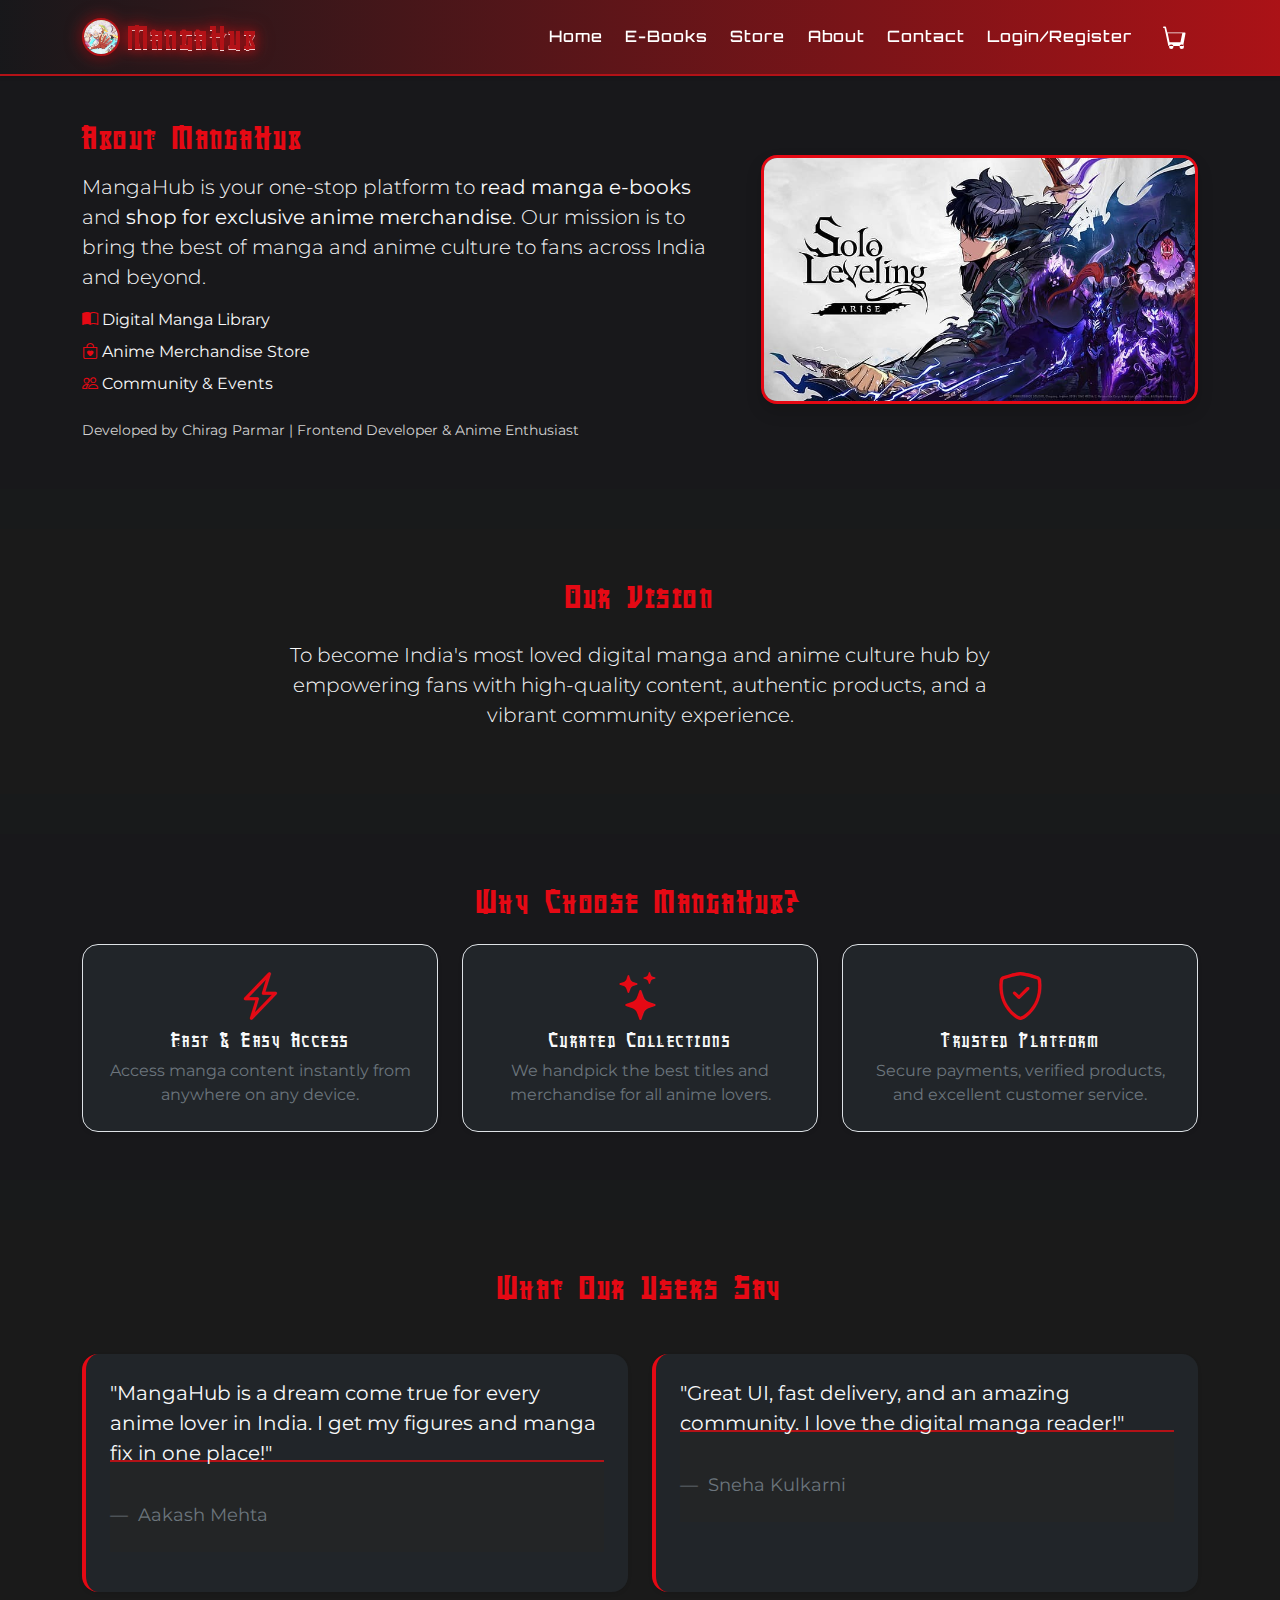
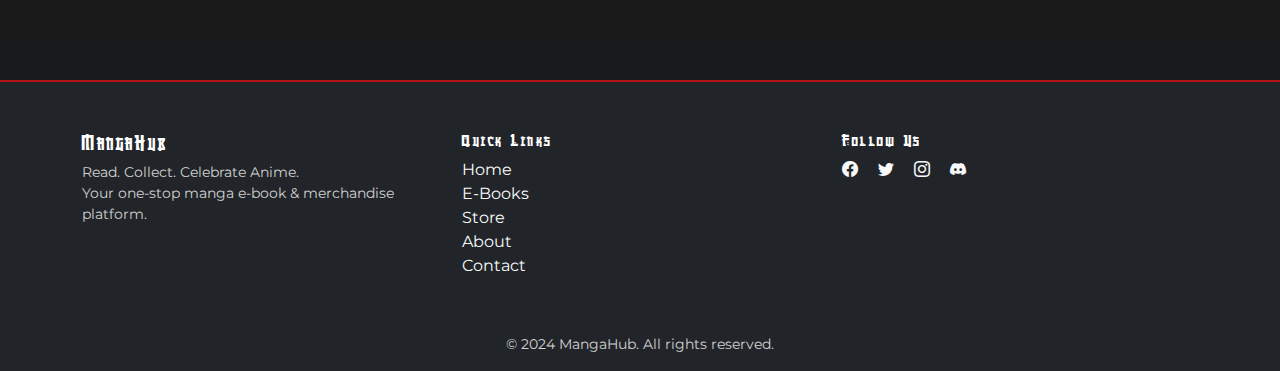
<file: about.html>
<!DOCTYPE html>
<html lang="en">
  <head>
    <meta charset="UTF-8" />
    <meta name="viewport" content="width=device-width, initial-scale=1.0" />
    <title>MangaHub | About</title>
    <!-- Bootstrap CSS -->
    <link
      href="https://cdn.jsdelivr.net/npm/bootstrap@5.3.3/dist/css/bootstrap.min.css"
      rel="stylesheet"
    />
    <link rel="stylesheet" href="/styles/style.css" />
    <link
      rel="stylesheet"
      href="https://cdn.jsdelivr.net/npm/bootstrap-icons@1.11.3/font/bootstrap-icons.css"
    />
  </head>
  <body>
    <!-- Navbar -->
    <div id="navbar-container"></div>

    <!-- About Us Section -->
    <section class="py-5" style="background: #18181b">
      <div class="container">
        <div class="row align-items-center g-5">
          <div class="col-lg-7 mb-4 mb-lg-0">
            <h2
              class="fw-bold mb-3"
              style="
                color: #e50914;
                font-family: 'Manga', 'MangaBold', sans-serif;
              "
            >
              About MangaHub
            </h2>
            <p class="lead text-light">
              MangaHub is your one-stop platform to
              <b>read manga e-books</b> and
              <b>shop for exclusive anime merchandise</b>. Our mission is to
              bring the best of manga and anime culture to fans across India and
              beyond.
            </p>
            <ul class="list-unstyled mb-4">
              <li class="mb-2 text-light">
                <i class="bi bi-book-half" style="color: #e50914"></i> Digital
                Manga Library
              </li>
              <li class="mb-2 text-light">
                <i class="bi bi-bag-heart" style="color: #e50914"></i> Anime
                Merchandise Store
              </li>
              <li class="mb-2 text-light">
                <i class="bi bi-people" style="color: #e50914"></i> Community &
                Events
              </li>
            </ul>
            <p class="small text-secondary mb-0">
              Developed by Chirag Parmar | Frontend Developer & Anime Enthusiast
            </p>
          </div>
          <div class="col-lg-5 text-center">
            <img
              src="/images/hero3.jpg"
              alt="About MangaHub"
              class="img-fluid rounded-4 shadow about-img"
              style="
                max-height: 350px;
                object-fit: cover;
                border: 3px solid #e50914;
                background: #222;
              "
            />
          </div>
        </div>
      </div>
    </section>

    <!-- Vision Section -->
    <section class="py-5" style="background: #1a1a1a">
      <div class="container text-center">
        <h2
          class="fw-bold mb-4"
          style="color: #e50914; font-family: 'Manga', 'MangaBold', sans-serif"
        >
          Our Vision
        </h2>
        <p class="lead mx-auto text-light" style="max-width: 700px">
          To become India's most loved digital manga and anime culture hub by
          empowering fans with high-quality content, authentic products, and a
          vibrant community experience.
        </p>
      </div>
    </section>

    <!-- Why Choose Us -->
    <section class="py-5" style="background: #18181b">
      <div class="container">
        <h2
          class="text-center fw-bold mb-4"
          style="color: #e50914; font-family: 'Manga', 'MangaBold', sans-serif"
        >
          Why Choose MangaHub?
        </h2>
        <div class="row g-4 text-center">
          <div class="col-md-4">
            <div
              class="p-4 h-100 border rounded-4 bg-dark shadow-sm"
              style="border: 2px solid #e50914"
            >
              <i
                class="bi bi-lightning-charge display-5 mb-3"
                style="color: #e50914"
              ></i>
              <h5 class="text-light">Fast & Easy Access</h5>
              <p class="mb-0 text-secondary">
                Access manga content instantly from anywhere on any device.
              </p>
            </div>
          </div>
          <div class="col-md-4">
            <div
              class="p-4 h-100 border rounded-4 bg-dark shadow-sm"
              style="border: 2px solid #e50914"
            >
              <i class="bi bi-stars display-5 mb-3" style="color: #e50914"></i>
              <h5 class="text-light">Curated Collections</h5>
              <p class="mb-0 text-secondary">
                We handpick the best titles and merchandise for all anime
                lovers.
              </p>
            </div>
          </div>
          <div class="col-md-4">
            <div
              class="p-4 h-100 border rounded-4 bg-dark shadow-sm"
              style="border: 2px solid #e50914"
            >
              <i
                class="bi bi-shield-check display-5 mb-3"
                style="color: #e50914"
              ></i>
              <h5 class="text-light">Trusted Platform</h5>
              <p class="mb-0 text-secondary">
                Secure payments, verified products, and excellent customer
                service.
              </p>
            </div>
          </div>
        </div>
      </div>
    </section>

    <!-- Testimonials -->
    <section class="py-5" style="background: #1a1a1a">
      <div class="container">
        <h2
          class="text-center fw-bold mb-5"
          style="color: #e50914; font-family: 'Manga', 'MangaBold', sans-serif"
        >
          What Our Users Say
        </h2>
        <div class="row g-4 justify-content-center">
          <div class="col-md-6">
            <blockquote
              class="blockquote p-4 bg-dark rounded-4 shadow-sm h-100"
              style="border-left: 4px solid #e50914"
            >
              <p class="mb-2 text-light">
                "MangaHub is a dream come true for every anime lover in India. I
                get my figures and manga fix in one place!"
              </p>
              <footer class="blockquote-footer text-secondary">
                Aakash Mehta
              </footer>
            </blockquote>
          </div>
          <div class="col-md-6">
            <blockquote
              class="blockquote p-4 bg-dark rounded-4 shadow-sm h-100"
              style="border-left: 4px solid #e50914"
            >
              <p class="mb-2 text-light">
                "Great UI, fast delivery, and an amazing community. I love the
                digital manga reader!"
              </p>
              <footer class="blockquote-footer text-secondary">
                Sneha Kulkarni
              </footer>
            </blockquote>
          </div>
        </div>
      </div>
    </section>

    <!-- Footer -->
    <div id="footer-container"></div>

    <!-- Bootstrap JS Bundle -->
    <script src="https://cdn.jsdelivr.net/npm/bootstrap@5.3.3/dist/js/bootstrap.bundle.min.js"></script>
    <script src="/js/script.js"></script>
  </body>
</html>
</file>
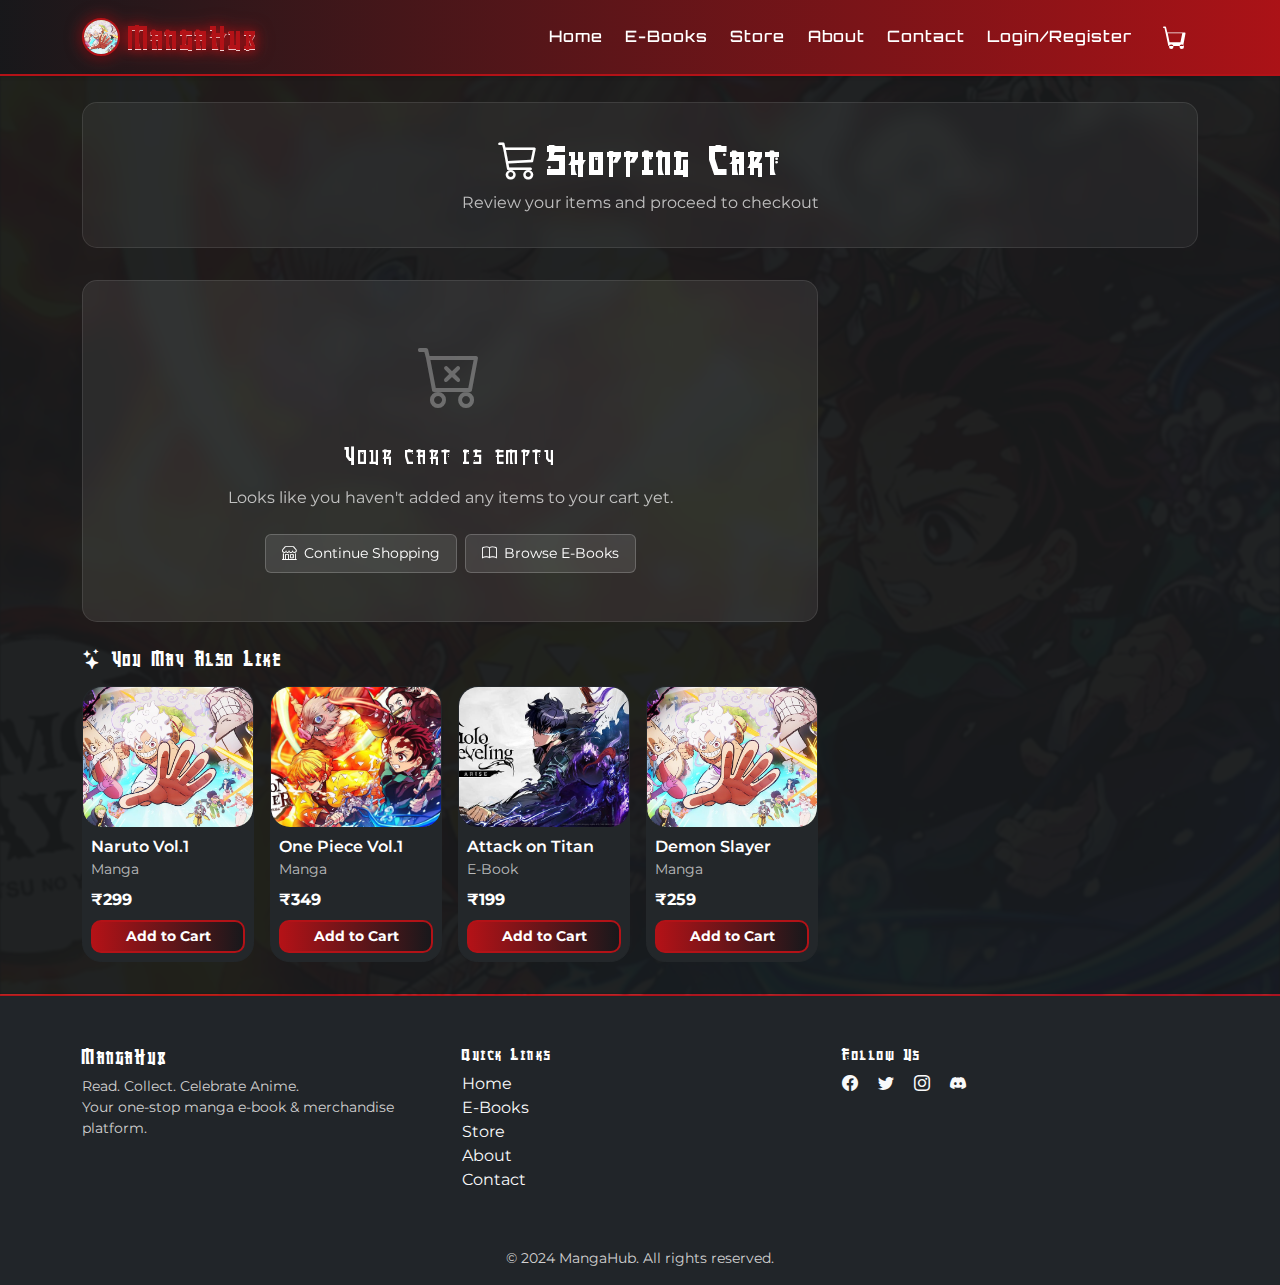
<file: Cart.html>
<!DOCTYPE html>
<html lang="en">
  <head>
    <meta charset="UTF-8" />
    <meta name="viewport" content="width=device-width, initial-scale=1.0" />
    <title>MangaHub | Shopping Cart</title>
    <!-- Bootstrap CSS -->
    <link
      href="https://cdn.jsdelivr.net/npm/bootstrap@5.3.3/dist/css/bootstrap.min.css"
      rel="stylesheet"
    />
    <link rel="stylesheet" href="/styles/style.css" />
    <link
      rel="stylesheet"
      href="https://cdn.jsdelivr.net/npm/bootstrap-icons@1.11.3/font/bootstrap-icons.css"
    />
    <style>
      .cart-page {
        background: linear-gradient(
          135deg,
          #1a1a2e 0%,
          #16213e 50%,
          #0f3460 100%
        );
        min-height: 100vh;
        padding: 2rem 0;
      }

      .cart-header {
        background: rgba(255, 255, 255, 0.05);
        backdrop-filter: blur(10px);
        border-radius: 15px;
        padding: 2rem;
        margin-bottom: 2rem;
        border: 1px solid rgba(255, 255, 255, 0.1);
      }

      .cart-item-card {
        background: rgba(255, 255, 255, 0.08);
        backdrop-filter: blur(10px);
        border-radius: 12px;
        border: 1px solid rgba(255, 255, 255, 0.1);
        transition: all 0.3s ease;
        margin-bottom: 1rem;
      }

      .cart-item-card:hover {
        transform: translateY(-2px);
        box-shadow: 0 8px 25px rgba(0, 0, 0, 0.3);
        border-color: rgba(255, 255, 255, 0.2);
      }

      .product-image {
        border-radius: 8px;
        box-shadow: 0 4px 15px rgba(0, 0, 0, 0.3);
        transition: transform 0.3s ease;
      }

      .product-image:hover {
        transform: scale(1.05);
      }

      .quantity-controls {
        background: rgba(255, 255, 255, 0.1);
        border-radius: 25px;
        padding: 0.5rem;
        display: inline-flex;
        align-items: center;
        gap: 0.5rem;
      }

      .quantity-btn {
        background: rgba(255, 255, 255, 0.2);
        border: none;
        color: white;
        width: 30px;
        height: 30px;
        border-radius: 50%;
        display: flex;
        align-items: center;
        justify-content: center;
        transition: all 0.3s ease;
      }

      .quantity-btn:hover {
        background: rgba(255, 255, 255, 0.3);
        transform: scale(1.1);
      }

      .quantity-btn:disabled {
        opacity: 0.5;
        cursor: not-allowed;
      }

      .cart-summary-card {
        background: rgba(255, 255, 255, 0.08);
        backdrop-filter: blur(10px);
        border-radius: 15px;
        border: 1px solid rgba(255, 255, 255, 0.1);
        position: sticky;
        top: 2rem;
      }

      .summary-item {
        background: transparent;
        border: none;
        border-bottom: 1px solid rgba(255, 255, 255, 0.1);
        padding: 1rem 0;
      }

      .summary-item:last-child {
        border-bottom: none;
        font-weight: bold;
        font-size: 1.1rem;
      }

      .coupon-section {
        background: rgba(255, 255, 255, 0.05);
        border-radius: 10px;
        padding: 1.5rem;
        margin: 1.5rem 0;
      }

      .coupon-input {
        background: rgba(255, 255, 255, 0.1);
        border: 1px solid rgba(255, 255, 255, 0.2);
        color: white;
        border-radius: 8px;
      }

      .coupon-input:focus {
        background: rgba(255, 255, 255, 0.15);
        border-color: rgba(255, 255, 255, 0.4);
        color: white;
        box-shadow: 0 0 0 0.2rem rgba(255, 255, 255, 0.1);
      }

      .coupon-input::placeholder {
        color: rgba(255, 255, 255, 0.6);
      }

      .btn-apply-coupon {
        background: linear-gradient(45deg, #667eea 0%, #764ba2 100%);
        border: none;
        border-radius: 8px;
        transition: all 0.3s ease;
      }

      .btn-apply-coupon:hover {
        transform: translateY(-2px);
        box-shadow: 0 5px 15px rgba(102, 126, 234, 0.4);
      }

      .btn-checkout {
        background: linear-gradient(45deg, #11998e 0%, #38ef7d 100%);
        border: none;
        border-radius: 10px;
        padding: 1rem;
        font-weight: bold;
        transition: all 0.3s ease;
      }

      .btn-checkout:hover {
        transform: translateY(-2px);
        box-shadow: 0 8px 25px rgba(17, 153, 142, 0.4);
      }

      .empty-cart {
        background: rgba(255, 255, 255, 0.08);
        backdrop-filter: blur(10px);
        border-radius: 15px;
        border: 1px solid rgba(255, 255, 255, 0.1);
        padding: 3rem;
        text-align: center;
      }

      .empty-cart-icon {
        font-size: 4rem;
        color: rgba(255, 255, 255, 0.3);
        margin-bottom: 1rem;
      }

      .action-buttons {
        display: flex;
        gap: 0.5rem;
        flex-wrap: wrap;
      }

      .btn-action {
        background: rgba(255, 255, 255, 0.1);
        border: 1px solid rgba(255, 255, 255, 0.2);
        color: white;
        border-radius: 6px;
        padding: 0.5rem 1rem;
        font-size: 0.9rem;
        transition: all 0.3s ease;
        text-decoration: none;
      }

      .btn-action:hover {
        background: rgba(255, 255, 255, 0.2);
        color: white;
        transform: translateY(-1px);
      }

      .btn-remove {
        background: rgba(220, 53, 69, 0.2);
        border-color: rgba(220, 53, 69, 0.3);
      }

      .btn-remove:hover {
        background: rgba(220, 53, 69, 0.3);
      }

      .btn-save {
        background: rgba(13, 110, 253, 0.2);
        border-color: rgba(13, 110, 253, 0.3);
      }

      .btn-save:hover {
        background: rgba(13, 110, 253, 0.3);
      }

      .price-tag {
        background: linear-gradient(45deg, #ff6b6b, #ee5a24);
        color: white;
        padding: 0.25rem 0.75rem;
        border-radius: 20px;
        font-weight: bold;
        font-size: 0.9rem;
      }

      .total-price {
        background: linear-gradient(45deg, #11998e, #38ef7d);
        color: white;
        padding: 0.5rem 1rem;
        border-radius: 25px;
        font-weight: bold;
        font-size: 1.2rem;
      }

      .product-type-badge {
        background: linear-gradient(45deg, #667eea, #764ba2);
        color: white;
        padding: 0.25rem 0.75rem;
        border-radius: 15px;
        font-size: 0.8rem;
        font-weight: 500;
      }

      .saved-items-section {
        background: rgba(255, 255, 255, 0.05);
        backdrop-filter: blur(10px);
        border-radius: 15px;
        border: 1px solid rgba(255, 255, 255, 0.1);
        padding: 2rem;
        margin-top: 2rem;
      }

      .section-title {
        color: white;
        font-weight: bold;
        margin-bottom: 1.5rem;
        display: flex;
        align-items: center;
        gap: 0.5rem;
      }

      .section-title i {
        color: #667eea;
      }

      .text-muted {
        color: rgba(255, 255, 255, 0.7) !important;
      }

      .text-white {
        color: white !important;
      }

      .shipping-info {
        background: rgba(255, 255, 255, 0.05);
        border-radius: 8px;
        padding: 1rem;
        margin: 1rem 0;
        border-left: 4px solid #28a745;
      }

      .security-badge {
        display: flex;
        align-items: center;
        gap: 0.5rem;
        color: rgba(255, 255, 255, 0.7);
        font-size: 0.9rem;
        margin-top: 1rem;
      }

      .security-badge i {
        color: #28a745;
      }
    </style>
  </head>
  <body>
    <!-- Navbar -->
    <div id="navbar-container"></div>

    <!-- Cart Section -->
    <section
      class="cart-page mb-0"
      style="position: relative; min-height: 100vh; background: none"
    >
      <div style="position: absolute; inset: 0; z-index: 0">
        <img
          src="images/hero2.jpg"
          alt="background"
          style="
            width: 100%;
            height: 100%;
            object-fit: cover;
            opacity: 0.25;
            filter: blur(1px);
          "
        />
        <div
          style="
            position: absolute;
            inset: 0;
            background: rgba(24, 26, 27, 0.85);
          "
        ></div>
      </div>
      <div class="container position-relative" style="z-index: 1">
        <!-- Cart Header -->
        <div class="cart-header text-center">
          <h1 class="text-white fw-bold mb-2">
            <i class="bi bi-cart3 me-2"></i>Shopping Cart
          </h1>
          <p class="text-muted mb-0">
            Review your items and proceed to checkout
          </p>
        </div>

        <div class="row g-4">
          <!-- Cart Items -->
          <div class="col-lg-8">
            <div id="cartContent"></div>
            <!-- Recommended Products Section -->
            <div id="recommendedSection" class="mt-4">
              <h5 class="text-white fw-bold mb-3">
                <i class="bi bi-stars me-2"></i>You May Also Like
              </h5>
              <div class="row g-3">
                <div class="col-6 col-md-4 col-lg-3">
                  <div class="card bg-dark text-white h-100 border-0 shadow-sm">
                    <img
                      src="images/hero1.jpg"
                      class="card-img-top"
                      alt="Naruto Vol.1"
                      style="
                        height: 140px;
                        object-fit: cover;
                        border-radius: 8px 8px 0 0;
                      "
                    />
                    <div class="card-body p-2">
                      <div class="fw-semibold">Naruto Vol.1</div>
                      <div class="small text-muted mb-2">Manga</div>
                      <div class="fw-bold mb-2">₹299</div>
                      <button class="btn btn-sm btn-success w-100">
                        Add to Cart
                      </button>
                    </div>
                  </div>
                </div>
                <div class="col-6 col-md-4 col-lg-3">
                  <div class="card bg-dark text-white h-100 border-0 shadow-sm">
                    <img
                      src="images/hero2.jpg"
                      class="card-img-top"
                      alt="One Piece Vol.1"
                      style="
                        height: 140px;
                        object-fit: cover;
                        border-radius: 8px 8px 0 0;
                      "
                    />
                    <div class="card-body p-2">
                      <div class="fw-semibold">One Piece Vol.1</div>
                      <div class="small text-muted mb-2">Manga</div>
                      <div class="fw-bold mb-2">₹349</div>
                      <button class="btn btn-sm btn-success w-100">
                        Add to Cart
                      </button>
                    </div>
                  </div>
                </div>
                <div class="col-6 col-md-4 col-lg-3">
                  <div class="card bg-dark text-white h-100 border-0 shadow-sm">
                    <img
                      src="images/hero3.jpg"
                      class="card-img-top"
                      alt="Attack on Titan"
                      style="
                        height: 140px;
                        object-fit: cover;
                        border-radius: 8px 8px 0 0;
                      "
                    />
                    <div class="card-body p-2">
                      <div class="fw-semibold">Attack on Titan</div>
                      <div class="small text-muted mb-2">E-Book</div>
                      <div class="fw-bold mb-2">₹199</div>
                      <button class="btn btn-sm btn-success w-100">
                        Add to Cart
                      </button>
                    </div>
                  </div>
                </div>
                <div class="col-6 col-md-4 col-lg-3 d-none d-md-block">
                  <div class="card bg-dark text-white h-100 border-0 shadow-sm">
                    <img
                      src="images/hero1.jpg"
                      class="card-img-top"
                      alt="Demon Slayer"
                      style="
                        height: 140px;
                        object-fit: cover;
                        border-radius: 8px 8px 0 0;
                      "
                    />
                    <div class="card-body p-2">
                      <div class="fw-semibold">Demon Slayer</div>
                      <div class="small text-muted mb-2">Manga</div>
                      <div class="fw-bold mb-2">₹259</div>
                      <button class="btn btn-sm btn-success w-100">
                        Add to Cart
                      </button>
                    </div>
                  </div>
                </div>
              </div>
            </div>
            <!-- Saved for Later Section -->
            <div
              id="saveForLaterSection"
              class="saved-items-section"
              style="display: none"
            >
              <h5 class="section-title">
                <i class="bi bi-bookmark-heart"></i>Saved for Later
              </h5>
              <div id="saveForLaterContent"></div>
            </div>
          </div>

          <!-- Cart Summary -->
          <div class="col-lg-4">
            <div
              class="card shadow-lg border-0 cart-summary-card"
              id="cartSummaryCard"
              style="display: none; background: rgba(30, 34, 40, 0.95)"
            >
              <div class="card-body p-4">
                <h5 class="card-title text-white fw-bold mb-4">
                  <i class="bi bi-receipt me-2"></i>Order Summary
                </h5>
                <ul
                  class="list-group list-group-flush mb-4"
                  id="cartSummaryList"
                ></ul>
                <!-- Shipping Info -->
                <div class="d-flex align-items-center gap-2 mb-2">
                  <i class="bi bi-truck text-success"></i>
                  <span class="text-white fw-semibold">Free Shipping</span>
                </div>
                <small class="text-muted mb-3 d-block"
                  >Estimated delivery: 3-5 business days</small
                >
                <hr
                  class="my-3"
                  style="border-color: rgba(255, 255, 255, 0.08)"
                />
                <!-- Coupon Section -->
                <div class="mb-3">
                  <h6
                    class="text-white fw-semibold mb-2"
                    style="font-family: 'Manga', cursive"
                  >
                    <i class="bi bi-tag me-2"></i>Have a Coupon?
                  </h6>
                  <div class="input-group mb-2">
                    <input
                      type="text"
                      class="form-control coupon-input"
                      placeholder="Enter coupon code"
                      id="couponInput"
                    />
                    <button class="btn btn-apply-coupon" id="applyCouponBtn">
                      Apply
                    </button>
                  </div>
                  <div id="couponMsg" class="small"></div>
                </div>
                <hr
                  class="my-3"
                  style="border-color: rgba(255, 255, 255, 0.08)"
                />
                <!-- Checkout Button -->
                <a href="/Checkout.html" class="btn btn-checkout w-100 mb-3">
                  <i class="bi bi-lock me-2"></i>Secure Checkout
                </a>
                <!-- Security Badge -->
                <div class="security-badge text-center mt-2">
                  <i class="bi bi-shield-check"></i>
                  <span>100% Secure Payment</span>
                </div>
              </div>
            </div>
          </div>
        </div>
      </div>
    </section>

    <!-- Footer -->
    <div id="footer-container"></div>

    <!-- Bootstrap JS Bundle (with Popper) -->
    <script src="https://cdn.jsdelivr.net/npm/bootstrap@5.3.3/dist/js/bootstrap.bundle.min.js"></script>
    <script src="/js/script.js"></script>
    <script>
      function updateCartCount() {
        const cart = JSON.parse(localStorage.getItem("cart") || "[]");
        const count = cart.reduce((sum, item) => sum + item.quantity, 0);
        const cartCountEls = document.querySelectorAll(".cart-count");
        cartCountEls.forEach((el) => (el.textContent = count > 0 ? count : ""));
      }

      function updateCartCountLS() {
        const cart = JSON.parse(localStorage.getItem("cart") || "[]");
        const count = cart.reduce((sum, item) => sum + item.quantity, 0);
        localStorage.setItem("cartCount", count);
        if (typeof updateCartBadge === "function") updateCartBadge();
      }

      function formatPrice(price) {
        return new Intl.NumberFormat("en-IN", {
          style: "currency",
          currency: "INR",
          minimumFractionDigits: 0,
        }).format(price);
      }

      // Recommended products data (static for now)
      const recommendedProducts = [
        {
          id: "rec1",
          title: "Naruto Vol.1",
          price: 299,
          image: "images/hero1.jpg",
          type: "Manga",
        },
        {
          id: "rec2",
          title: "One Piece Vol.1",
          price: 349,
          image: "images/hero2.jpg",
          type: "Manga",
        },
        {
          id: "rec3",
          title: "Attack on Titan",
          price: 199,
          image: "images/hero3.jpg",
          type: "E-Book",
        },
        {
          id: "rec4",
          title: "Demon Slayer",
          price: 259,
          image: "images/hero1.jpg",
          type: "Manga",
        },
      ];

      function attachRecommendedAddToCart() {
        // Remove previous listeners by cloning buttons
        document
          .querySelectorAll("#recommendedSection .btn-success")
          .forEach((btn, idx) => {
            const newBtn = btn.cloneNode(true);
            btn.parentNode.replaceChild(newBtn, btn);
          });
        // Now add listeners only once
        document
          .querySelectorAll("#recommendedSection .btn-success")
          .forEach((btn, idx) => {
            btn.addEventListener("click", function () {
              const prod = recommendedProducts[idx];
              let cart = JSON.parse(localStorage.getItem("cart") || "[]");
              const foundIdx = cart.findIndex(
                (item) => item.title === prod.title && item.type === prod.type
              );
              if (foundIdx !== -1) {
                cart[foundIdx].quantity += 1;
              } else {
                cart.push({ ...prod, quantity: 1 });
              }
              localStorage.setItem("cart", JSON.stringify(cart));
              updateCartCountLS();
              renderCart();
            });
          });
      }

      function renderCart() {
        const cart = JSON.parse(localStorage.getItem("cart") || "[]");
        const cartContent = document.getElementById("cartContent");
        const cartSummaryCard = document.getElementById("cartSummaryCard");
        const cartSummaryList = document.getElementById("cartSummaryList");
        const saveForLaterSection = document.getElementById(
          "saveForLaterSection"
        );
        const saveForLaterContent = document.getElementById(
          "saveForLaterContent"
        );
        const saveForLater = JSON.parse(
          localStorage.getItem("saveForLater") || "[]"
        );

        if (!cart.length) {
          cartContent.innerHTML = `
            <div class="empty-cart">
              <div class="empty-cart-icon">
                <i class="bi bi-cart-x"></i>
              </div>
              <h4 class="text-white mb-3">Your cart is empty</h4>
              <p class="text-muted mb-4">Looks like you haven't added any items to your cart yet.</p>
              <div class="action-buttons justify-content-center">
                <a href="/Product Store.html" class="btn-action">
                  <i class="bi bi-shop me-2"></i>Continue Shopping
                </a>
                <a href="/E-Books Library.html" class="btn-action">
                  <i class="bi bi-book me-2"></i>Browse E-Books
                </a>
              </div>
            </div>`;
          cartSummaryCard.style.display = "none";
        } else {
          let total = 0;
          let subtotal = 0;
          let shipping = 0;
          let tax = 0;

          let html = `<div class="row g-3">`;
          cart.forEach((item, idx) => {
            const itemTotal = item.price * item.quantity;
            subtotal += itemTotal;

            html += `
              <div class="col-12">
                <div class="cart-item-card p-4">
                  <div class="row align-items-center">
                    <div class="col-md-2 col-4 mb-3 mb-md-0">
                      <img src="${item.image}" alt="${
              item.title
            }" class="img-fluid product-image" style="width: 100%; height: 120px; object-fit: cover;"/>
                    </div>
                    <div class="col-md-6 col-8 mb-3 mb-md-0">
                      <h6 class="text-white fw-bold mb-2">${item.title}</h6>
                      <div class="mb-2">
                        <span class="product-type-badge">${item.type}</span>
                      </div>
                      <div class="mb-3">
                        <span class="price-tag">${formatPrice(
                          item.price
                        )}</span>
                      </div>
                      <div class="action-buttons">
                        <button class="btn-action btn-remove remove-cart-item" data-idx="${idx}">
                          <i class="bi bi-trash me-1"></i>Remove
                        </button>
                        <button class="btn-action btn-save save-for-later-btn" data-idx="${idx}">
                          <i class="bi bi-bookmark me-1"></i>Save for Later
                        </button>
                      </div>
                    </div>
                    <div class="col-md-4 text-md-end">
                      <div class="quantity-controls mb-3">
                        <button class="quantity-btn qty-btn" data-idx="${idx}" data-action="dec" ${
              item.quantity <= 1 ? "disabled" : ""
            }>
                          <i class="bi bi-dash"></i>
                        </button>
                        <span class="text-white fw-bold mx-3">${
                          item.quantity
                        }</span>
                        <button class="quantity-btn qty-btn" data-idx="${idx}" data-action="inc">
                          <i class="bi bi-plus"></i>
                        </button>
                      </div>
                      <div class="total-price">
                        ${formatPrice(itemTotal)}
                      </div>
                    </div>
                  </div>
                </div>
              </div>`;
          });
          html += `</div>`;
          cartContent.innerHTML = html;

          // Calculate totals
          shipping = subtotal > 500 ? 0 : 50; // Free shipping over ₹500
          tax = subtotal * 0.18; // 18% GST
          total = subtotal + shipping + tax;

          // Cart Summary
          cartSummaryCard.style.display = "block";
          cartSummaryList.innerHTML = `
            <li class="summary-item d-flex justify-content-between align-items-center">
              <span class="text-muted">Subtotal (${cart.length} items)</span>
              <span class="text-white">${formatPrice(subtotal)}</span>
            </li>
            <li class="summary-item d-flex justify-content-between align-items-center">
              <span class="text-muted">Shipping</span>
              <span class="text-white">${
                shipping === 0 ? "Free" : formatPrice(shipping)
              }</span>
            </li>
            <li class="summary-item d-flex justify-content-between align-items-center">
              <span class="text-muted">Tax (GST 18%)</span>
              <span class="text-white">${formatPrice(tax)}</span>
            </li>
            <li class="summary-item d-flex justify-content-between align-items-center">
              <span class="text-white fw-bold">Total</span>
              <span class="total-price">${formatPrice(total)}</span>
            </li>
          `;
        }

        // Save for Later Section
        if (saveForLater.length) {
          saveForLaterSection.style.display = "block";
          let html = `<div class="row g-3">`;
          saveForLater.forEach((item, idx) => {
            html += `
              <div class="col-12">
                <div class="cart-item-card p-3">
                  <div class="row align-items-center">
                    <div class="col-md-2 col-4 mb-3 mb-md-0">
                      <img src="${item.image}" alt="${
              item.title
            }" class="img-fluid product-image" style="width: 100%; height: 80px; object-fit: cover;"/>
                    </div>
                    <div class="col-md-8 col-8 mb-3 mb-md-0">
                      <h6 class="text-white fw-bold mb-1">${item.title}</h6>
                      <div class="mb-2">
                        <span class="product-type-badge">${item.type}</span>
                      </div>
                      <div class="mb-2">
                        <span class="price-tag">${formatPrice(
                          item.price
                        )}</span>
                      </div>
                    </div>
                    <div class="col-md-2 text-md-end">
                      <button class="btn-action btn-save move-to-cart-btn" data-idx="${idx}">
                        <i class="bi bi-cart-plus me-1"></i>Move to Cart
                      </button>
                    </div>
                  </div>
                </div>
              </div>`;
          });
          html += `</div>`;
          saveForLaterContent.innerHTML = html;
        } else {
          saveForLaterSection.style.display = "none";
        }

        updateCartCount();
        attachEventListeners();
        attachRecommendedAddToCart(); // Attach recommended Add to Cart events
      }

      function attachEventListeners() {
        // Quantity buttons
        document.querySelectorAll(".qty-btn").forEach((btn) => {
          btn.addEventListener("click", function () {
            const idx = parseInt(this.dataset.idx);
            const action = this.dataset.action;
            let cart = JSON.parse(localStorage.getItem("cart") || "[]");

            if (action === "inc") {
              cart[idx].quantity++;
            } else if (action === "dec" && cart[idx].quantity > 1) {
              cart[idx].quantity--;
            }

            localStorage.setItem("cart", JSON.stringify(cart));
            updateCartCountLS();
            renderCart();
          });
        });

        // Remove item
        document.querySelectorAll(".remove-cart-item").forEach((btn) => {
          btn.addEventListener("click", function () {
            const idx = parseInt(this.dataset.idx);
            let cart = JSON.parse(localStorage.getItem("cart") || "[]");
            cart.splice(idx, 1);
            localStorage.setItem("cart", JSON.stringify(cart));
            updateCartCountLS();
            renderCart();
          });
        });

        // Save for later
        document.querySelectorAll(".save-for-later-btn").forEach((btn) => {
          btn.addEventListener("click", function () {
            const idx = parseInt(this.dataset.idx);
            let cart = JSON.parse(localStorage.getItem("cart") || "[]");
            let saveForLater = JSON.parse(
              localStorage.getItem("saveForLater") || "[]"
            );
            saveForLater.push(cart[idx]);
            cart.splice(idx, 1);
            localStorage.setItem("cart", JSON.stringify(cart));
            localStorage.setItem("saveForLater", JSON.stringify(saveForLater));
            updateCartCountLS();
            renderCart();
          });
        });

        // Move to cart
        document.querySelectorAll(".move-to-cart-btn").forEach((btn) => {
          btn.addEventListener("click", function () {
            const idx = parseInt(this.dataset.idx);
            let saveForLater = JSON.parse(
              localStorage.getItem("saveForLater") || "[]"
            );
            let cart = JSON.parse(localStorage.getItem("cart") || "[]");
            cart.push(saveForLater[idx]);
            saveForLater.splice(idx, 1);
            localStorage.setItem("cart", JSON.stringify(cart));
            localStorage.setItem("saveForLater", JSON.stringify(saveForLater));
            updateCartCountLS();
            renderCart();
          });
        });

        // Coupon functionality
        const applyCouponBtn = document.getElementById("applyCouponBtn");
        const couponInput = document.getElementById("couponInput");
        const couponMsg = document.getElementById("couponMsg");

        if (applyCouponBtn) {
          applyCouponBtn.addEventListener("click", function () {
            const input = couponInput.value.trim().toUpperCase();

            if (!input) {
              couponMsg.textContent = "Please enter a coupon code.";
              couponMsg.className = "small text-danger mt-1";
              return;
            }

            // Sample coupon codes
            const validCoupons = {
              WELCOME10: 10,
              SAVE20: 20,
              MANGA15: 15,
              FREESHIP: "free_shipping",
            };

            if (validCoupons[input]) {
              const discount = validCoupons[input];
              if (typeof discount === "number") {
                couponMsg.textContent = `Coupon applied! ${discount}% discount added.`;
                couponMsg.className = "small text-success mt-1";
              } else {
                couponMsg.textContent = "Free shipping coupon applied!";
                couponMsg.className = "small text-success mt-1";
              }
              couponInput.disabled = true;
              applyCouponBtn.disabled = true;
            } else {
              couponMsg.textContent =
                "Invalid coupon code. Try WELCOME10, SAVE20, MANGA15, or FREESHIP";
              couponMsg.className = "small text-danger mt-1";
            }
          });
        }
      }

      document.addEventListener("DOMContentLoaded", renderCart);
    </script>
  </body>
</html>
</file>
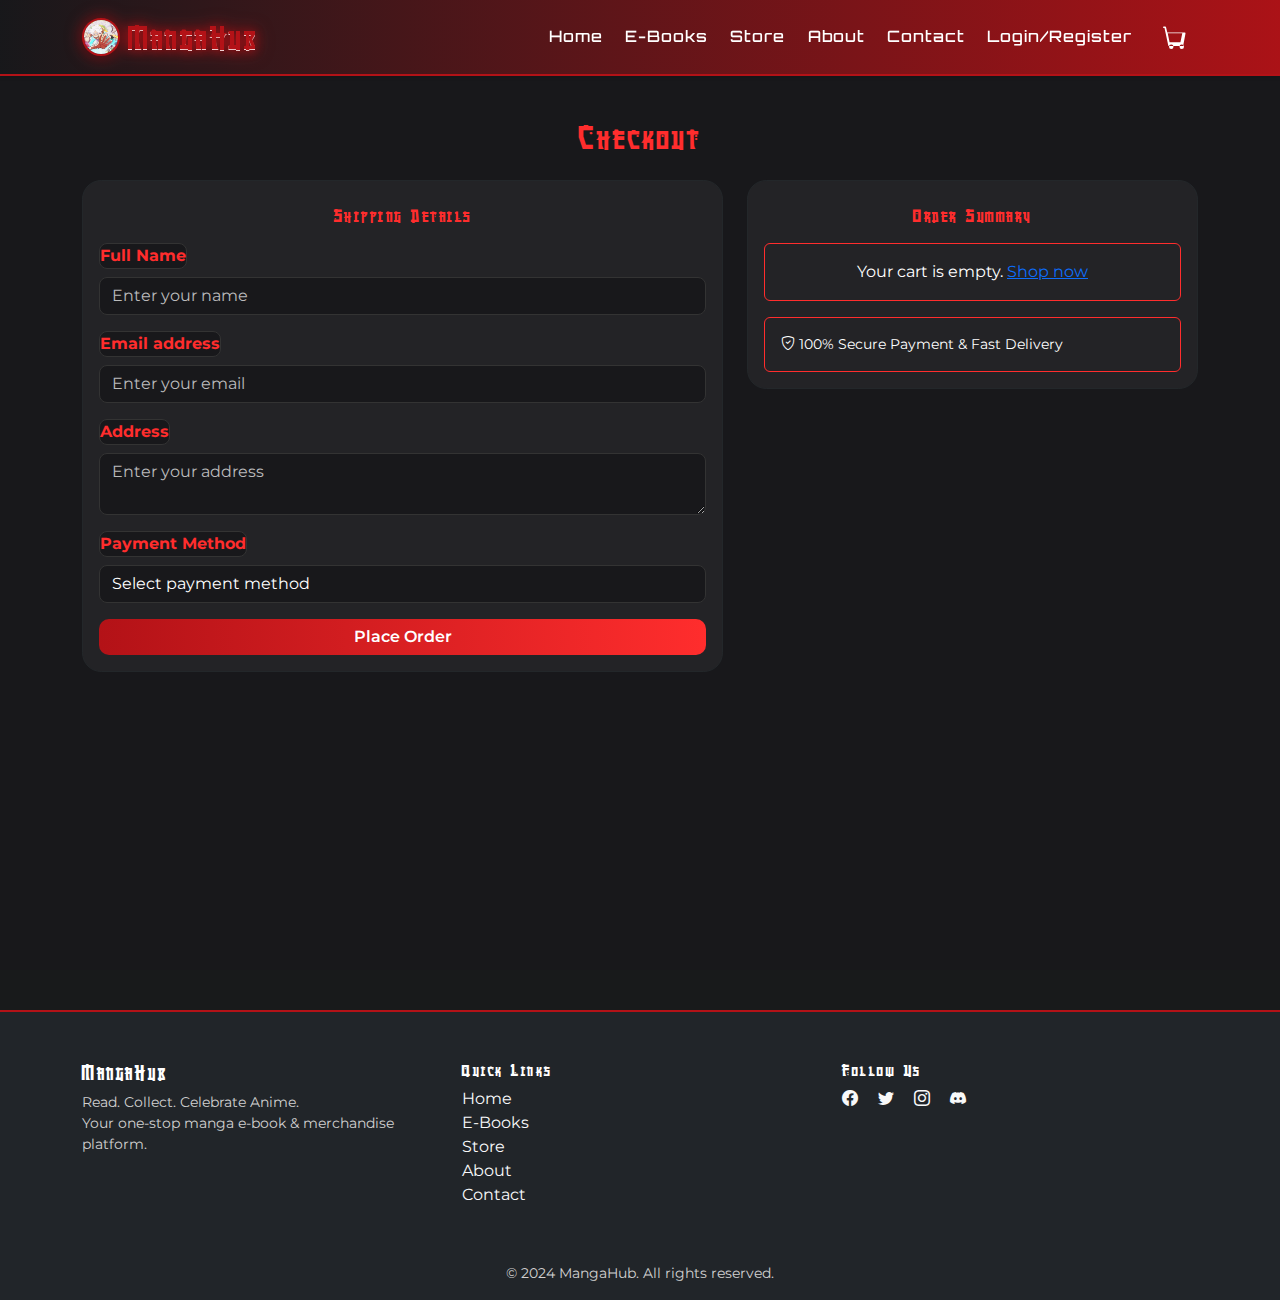
<file: Checkout.html>
<!DOCTYPE html>
<html lang="en">
  <head>
    <meta charset="UTF-8" />
    <meta name="viewport" content="width=device-width, initial-scale=1.0" />
    <title>MangaHub | Checkout</title>
    <!-- Bootstrap CSS -->
    <link
      href="https://cdn.jsdelivr.net/npm/bootstrap@5.3.3/dist/css/bootstrap.min.css"
      rel="stylesheet"
    />
    <link rel="stylesheet" href="/styles/style.css" />
    <link
      rel="stylesheet"
      href="https://cdn.jsdelivr.net/npm/bootstrap-icons@1.11.3/font/bootstrap-icons.css"
    />
    <style>
      /* Minimal dark+red theme ONLY for checkout section */
      .checkout-dark-theme {
        background: #18181b !important;
        color: #fff !important;
      }
      .checkout-dark-theme .card {
        background: #232326 !important;
        border-radius: 14px;
        border: none;
        box-shadow: 0 4px 24px rgba(0, 0, 0, 0.18);
      }
      .checkout-dark-theme .card-title,
      .checkout-dark-theme h2,
      .checkout-dark-theme h5,
      .checkout-dark-theme label,
      .checkout-dark-theme .fw-bold {
        color: #ff2d2d !important;
        font-weight: 700 !important;
      }
      .checkout-dark-theme .form-label,
      .checkout-dark-theme .form-select,
      .checkout-dark-theme .form-control,
      .checkout-dark-theme textarea,
      .checkout-dark-theme input[type="text"],
      .checkout-dark-theme input[type="email"] {
        background: #18181b !important;
        color: #fff !important;
        border: 1.5px solid #333 !important;
        border-radius: 8px !important;
      }
      .checkout-dark-theme .form-control:focus,
      .checkout-dark-theme .form-select:focus,
      .checkout-dark-theme textarea:focus {
        border-color: #ff2d2d !important;
        background: #232326 !important;
        color: #fff !important;
        box-shadow: 0 0 0 2px #ff2d2d33 !important;
      }
      .checkout-dark-theme .form-control::placeholder,
      .checkout-dark-theme input[type="email"]::placeholder {
        color: #bbb !important;
        opacity: 1 !important;
      }
      .checkout-dark-theme .btn-success,
      .checkout-dark-theme .btn-success:focus {
        background: linear-gradient(90deg, #b31217 0%, #ff2d2d 100%) !important;
        border: none !important;
        color: #fff !important;
        font-weight: 600 !important;
        border-radius: 10px !important;
        box-shadow: 0 2px 8px rgba(179, 18, 23, 0.18);
        transition: background 0.2s, box-shadow 0.2s;
      }
      .checkout-dark-theme .btn-success:hover {
        background: linear-gradient(90deg, #ff2d2d 0%, #b31217 100%) !important;
        box-shadow: 0 4px 16px rgba(179, 18, 23, 0.22);
      }
      .checkout-dark-theme .alert-info,
      .checkout-dark-theme .alert-success,
      .checkout-dark-theme .alert-warning {
        background: #232326 !important;
        color: #fff !important;
        border: 1.5px solid #ff2d2d !important;
      }
      .checkout-dark-theme .list-group-item {
        background: #18181b !important;
        color: #fff !important;
        border: none !important;
      }
      .checkout-dark-theme .fw-semibold,
      .checkout-dark-theme .fw-bold,
      .checkout-dark-theme .form-label {
        color: #ff2d2d !important;
      }
      .checkout-dark-theme .form-select option {
        background: #232326;
        color: #fff;
      }
      .checkout-dark-theme .input-group-text {
        background: #232326 !important;
        color: #ff2d2d !important;
        border: none !important;
      }
      @media (max-width: 576px) {
        .checkout-dark-theme .card-body,
        .checkout-dark-theme .container {
          padding: 0.5rem !important;
        }
      }
      /* Autofill/validation icon fix for email input in dark theme */
      .checkout-dark-theme input[type="email"]::-webkit-input-placeholder {
        color: #bbb !important;
      }
      .checkout-dark-theme input[type="email"]:-webkit-autofill,
      .checkout-dark-theme input[type="email"]:-webkit-autofill:focus {
        -webkit-box-shadow: 0 0 0 1000px #18181b inset !important;
        -webkit-text-fill-color: #fff !important;
        caret-color: #fff !important;
        border-radius: 8px !important;
        background-color: #18181b !important;
        color-scheme: dark;
      }
      .checkout-dark-theme
        input[type="email"]::-webkit-contacts-auto-fill-button,
      .checkout-dark-theme
        input[type="email"]::-webkit-credentials-auto-fill-button {
        visibility: hidden;
        display: none !important;
        pointer-events: none;
        height: 0;
        width: 0;
      }
      .checkout-dark-theme input[type="email"]::-ms-reveal,
      .checkout-dark-theme input[type="email"]::-ms-clear {
        display: none;
      }
      .checkout-dark-theme input[type="email"]::-webkit-input-decoration {
        display: none !important;
      }
    </style>
  </head>
  <body>
    <!-- Navbar -->
    <div id="navbar-container"></div>

    <!-- Checkout Section -->
    <section class="py-5 min-vh-100 checkout-dark-theme">
      <div class="container">
        <h2 class="fw-bold mb-4 text-center">Checkout</h2>
        <div class="row g-4">
          <div class="col-lg-7">
            <div class="card shadow-sm">
              <div class="card-body">
                <h5 class="card-title mb-3">Shipping Details</h5>
                <form>
                  <div class="mb-3">
                    <label for="name" class="form-label">Full Name</label>
                    <input
                      type="text"
                      class="form-control"
                      id="name"
                      placeholder="Enter your name"
                      required
                    />
                  </div>
                  <div class="mb-3">
                    <label for="email" class="form-label">Email address</label>
                    <input
                      type="email"
                      class="form-control"
                      id="email"
                      placeholder="Enter your email"
                      required
                    />
                  </div>
                  <div class="mb-3">
                    <label for="address" class="form-label">Address</label>
                    <textarea
                      class="form-control"
                      id="address"
                      rows="2"
                      placeholder="Enter your address"
                      required
                    ></textarea>
                  </div>
                  <div class="mb-3">
                    <label for="payment" class="form-label"
                      >Payment Method</label
                    >
                    <select class="form-select" id="payment" required>
                      <option value="" disabled selected>
                        Select payment method
                      </option>
                      <option value="cod">Cash on Delivery</option>
                      <option value="card">Credit/Debit Card</option>
                      <option value="upi">UPI</option>
                    </select>
                  </div>
                  <button
                    type="submit"
                    class="btn btn-success w-100"
                    id="placeOrderBtn"
                  >
                    Place Order
                  </button>
                </form>
              </div>
            </div>
          </div>
          <div class="col-lg-5">
            <div class="card shadow-sm">
              <div class="card-body">
                <h5 class="card-title mb-3">Order Summary</h5>
                <div id="checkoutSummary"></div>
                <div id="couponSection" class="mb-3"></div>
                <div class="alert alert-info small mb-0">
                  <i class="bi bi-shield-check"></i> 100% Secure Payment & Fast
                  Delivery
                </div>
              </div>
            </div>
          </div>
        </div>
      </div>
    </section>

    <!-- Footer -->
    <div id="footer-container"></div>

    <!-- Bootstrap JS Bundle (with Popper) -->
    <script src="https://cdn.jsdelivr.net/npm/bootstrap@5.3.3/dist/js/bootstrap.bundle.min.js"></script>
    <script src="/js/script.js"></script>
    <script>
      function formatPrice(price) {
        return new Intl.NumberFormat("en-IN", {
          style: "currency",
          currency: "INR",
          minimumFractionDigits: 0,
        }).format(price);
      }

      function renderCheckoutSummary() {
        const cart = JSON.parse(localStorage.getItem("cart") || "[]");
        const summaryDiv = document.getElementById("checkoutSummary");
        const couponSection = document.getElementById("couponSection");
        let subtotal = 0,
          shipping = 0,
          tax = 0,
          total = 0;
        let couponDiscount = 0,
          couponType = null,
          couponValue = 0;
        let appliedCoupon = localStorage.getItem("appliedCoupon") || "";
        let couponMsg = "";

        if (!cart.length) {
          summaryDiv.innerHTML = `<div class='alert alert-warning text-center'>Your cart is empty. <a href='/Product Store.html'>Shop now</a></div>`;
          couponSection.innerHTML = "";
          return;
        }

        let itemsHtml = '<ul class="list-group list-group-flush mb-3">';
        cart.forEach((item) => {
          const itemTotal = item.price * item.quantity;
          subtotal += itemTotal;
          itemsHtml += `<li class='list-group-item d-flex justify-content-between align-items-center'>${
            item.title
          } <span>${formatPrice(itemTotal)}</span></li>`;
        });
        itemsHtml += "</ul>";

        // Coupon logic
        const validCoupons = {
          WELCOME10: 10,
          SAVE20: 20,
          MANGA15: 15,
          FREESHIP: "free_shipping",
        };
        if (appliedCoupon && validCoupons[appliedCoupon]) {
          if (typeof validCoupons[appliedCoupon] === "number") {
            couponType = "percent";
            couponValue = validCoupons[appliedCoupon];
            couponDiscount = subtotal * (couponValue / 100);
            couponMsg = `Coupon applied! ${couponValue}% discount.`;
          } else {
            couponType = "free_shipping";
            couponMsg = "Free shipping coupon applied!";
          }
        }

        shipping = subtotal > 500 || couponType === "free_shipping" ? 0 : 50;
        tax = subtotal * 0.18;
        total = subtotal + shipping + tax - couponDiscount;

        summaryDiv.innerHTML = `
          ${itemsHtml}
          <ul class="list-group list-group-flush mb-3">
            <li class="list-group-item d-flex justify-content-between align-items-center">
              <span>Subtotal</span>
              <span>${formatPrice(subtotal)}</span>
            </li>
            <li class="list-group-item d-flex justify-content-between align-items-center">
              <span>Shipping</span>
              <span>${shipping === 0 ? "Free" : formatPrice(shipping)}</span>
            </li>
            <li class="list-group-item d-flex justify-content-between align-items-center">
              <span>Tax (GST 18%)</span>
              <span>${formatPrice(tax)}</span>
            </li>
            ${
              couponDiscount > 0
                ? `<li class="list-group-item d-flex justify-content-between align-items-center text-success"><span>Coupon Discount</span><span>- ${formatPrice(
                    couponDiscount
                  )}</span></li>`
                : ""
            }
            <li class="list-group-item d-flex justify-content-between align-items-center fw-bold">
              <span>Total</span>
              <span>${formatPrice(total)}</span>
            </li>
          </ul>
        `;

        // Coupon input section
        couponSection.innerHTML = `
          <div class="input-group mb-2">
            <input type="text" class="form-control" placeholder="Enter coupon code" id="checkoutCouponInput" value="${appliedCoupon}" ${
          appliedCoupon ? "disabled" : ""
        } />
            <button class="btn btn-primary" id="checkoutApplyCouponBtn" ${
              appliedCoupon ? "disabled" : ""
            }>Apply</button>
          </div>
          <div id="checkoutCouponMsg" class="small ${
            couponMsg ? "text-success" : ""
          }">${couponMsg}</div>
        `;
        if (!appliedCoupon) {
          document.getElementById("checkoutApplyCouponBtn").onclick =
            function () {
              const input = document
                .getElementById("checkoutCouponInput")
                .value.trim()
                .toUpperCase();
              if (!input) {
                document.getElementById("checkoutCouponMsg").textContent =
                  "Please enter a coupon code.";
                document.getElementById("checkoutCouponMsg").className =
                  "small text-danger";
                return;
              }
              if (validCoupons[input]) {
                localStorage.setItem("appliedCoupon", input);
                renderCheckoutSummary();
              } else {
                document.getElementById("checkoutCouponMsg").textContent =
                  "Invalid coupon code. Try WELCOME10, SAVE20, MANGA15, or FREESHIP";
                document.getElementById("checkoutCouponMsg").className =
                  "small text-danger";
              }
            };
        }
      }

      // Payment Simulation Logic
      function showPaymentModal(method, onSuccess) {
        const modal = new bootstrap.Modal(
          document.getElementById("paymentModal")
        );
        const paymentFields = document.getElementById("paymentFields");
        const paymentForm = document.getElementById("paymentForm");
        const paymentError = document.getElementById("paymentError");
        const paymentLoading = document.getElementById("paymentLoading");
        const paymentResult = document.getElementById("paymentResult");
        paymentError.textContent = "";
        paymentResult.innerHTML = "";
        paymentLoading.style.display = "none";
        paymentForm.style.display = "";
        document.getElementById("payBtn").disabled = false;

        if (method === "card") {
          paymentFields.innerHTML = `
            <div class="mb-3">
              <label class="form-label">Card Number</label>
              <input type="text" class="form-control" id="cardNumber" maxlength="19" placeholder="XXXX XXXX XXXX XXXX" required />
              <div class="invalid-feedback">Please enter a valid card number.</div>
            </div>
            <div class="mb-3 row">
              <div class="col-6">
                <label class="form-label">Expiry</label>
                <input type="text" class="form-control" id="cardExpiry" maxlength="5" placeholder="MM/YY" required />
                <div class="invalid-feedback">MM/YY format</div>
              </div>
              <div class="col-6">
                <label class="form-label">CVV</label>
                <input type="password" class="form-control" id="cardCVV" maxlength="3" placeholder="123" required />
                <div class="invalid-feedback">3 digit CVV</div>
              </div>
            </div>
            <div class="mb-3">
              <label class="form-label">Name on Card</label>
              <input type="text" class="form-control" id="cardName" required />
              <div class="invalid-feedback">Enter name on card.</div>
            </div>
          `;
        } else if (method === "upi") {
          paymentFields.innerHTML = `
            <div class="mb-3">
              <label class="form-label">UPI ID</label>
              <input type="text" class="form-control" id="upiId" placeholder="yourname@bank" required />
              <div class="invalid-feedback">Please enter a valid UPI ID.</div>
            </div>
          `;
        }

        paymentForm.onsubmit = function (e) {
          e.preventDefault();
          paymentError.textContent = "";
          let valid = true;
          // Basic validation
          if (method === "card") {
            const num = document.getElementById("cardNumber");
            const exp = document.getElementById("cardExpiry");
            const cvv = document.getElementById("cardCVV");
            const name = document.getElementById("cardName");
            if (!/^\d{4} \d{4} \d{4} \d{4}$/.test(num.value.trim())) {
              num.classList.add("is-invalid");
              valid = false;
            } else {
              num.classList.remove("is-invalid");
            }
            if (!/^\d{2}\/\d{2}$/.test(exp.value.trim())) {
              exp.classList.add("is-invalid");
              valid = false;
            } else {
              exp.classList.remove("is-invalid");
            }
            if (!/^\d{3}$/.test(cvv.value.trim())) {
              cvv.classList.add("is-invalid");
              valid = false;
            } else {
              cvv.classList.remove("is-invalid");
            }
            if (!name.value.trim()) {
              name.classList.add("is-invalid");
              valid = false;
            } else {
              name.classList.remove("is-invalid");
            }
          } else if (method === "upi") {
            const upi = document.getElementById("upiId");
            if (!/^[\w.-]+@[\w.-]+$/.test(upi.value.trim())) {
              upi.classList.add("is-invalid");
              valid = false;
            } else {
              upi.classList.remove("is-invalid");
            }
          }
          if (!valid) {
            paymentError.textContent = "Please fill all fields correctly.";
            return;
          }
          // Simulate payment
          paymentForm.style.display = "none";
          paymentLoading.style.display = "";
          setTimeout(() => {
            paymentLoading.style.display = "none";
            paymentResult.innerHTML = `<div class='alert alert-success'><i class='bi bi-check-circle'></i> Payment Successful!</div>`;
            document.getElementById("payBtn").disabled = true;
            setTimeout(() => {
              modal.hide();
              onSuccess();
            }, 1200);
          }, 1800);
        };
        modal.show();
      }

      // Place order logic
      document.addEventListener("DOMContentLoaded", function () {
        renderCheckoutSummary();
        // Place order handler
        const form = document.querySelector("form");
        if (form) {
          form.onsubmit = function (e) {
            e.preventDefault();
            const cart = JSON.parse(localStorage.getItem("cart") || "[]");
            if (!cart.length) {
              alert("Your cart is empty!");
              return false;
            }
            const paymentMethod = document.getElementById("payment").value;
            function showSuccessWithEbooks() {
              // Find E-Books
              const ebooks = cart.filter(
                (item) => item.type && item.type.toLowerCase() === "e-book"
              );
              // Save purchased physical books
              const offlineBooks = cart.filter(
                (item) => item.type && item.type.toLowerCase() !== "e-book"
              );
              if (offlineBooks.length) {
                let purchased = JSON.parse(
                  localStorage.getItem("purchasedBooks") || "[]"
                );
                purchased = purchased.concat(offlineBooks);
                localStorage.setItem(
                  "purchasedBooks",
                  JSON.stringify(purchased)
                );
              }
              let ebookLinks = "";
              if (ebooks.length) {
                ebookLinks =
                  `<div class='mt-3'><b>Your E-Book Downloads:</b><ul class='list-unstyled mb-0'>` +
                  ebooks
                    .map(
                      (item, idx) =>
                        `<li><a href='/downloads/ebook-demo.pdf' download class='btn btn-sm btn-primary mt-2'>Download: ${item.title}</a></li>`
                    )
                    .join("") +
                  `</ul></div>`;
              }
              form.innerHTML = `<div class='alert alert-success text-center'><i class='bi bi-check-circle'></i> Thank you! Your order has been placed.<br/>You will receive a confirmation email soon.${ebookLinks}</div>`;
              renderCheckoutSummary();
            }
            if (paymentMethod === "card" || paymentMethod === "upi") {
              showPaymentModal(paymentMethod, function () {
                localStorage.removeItem("cart");
                localStorage.removeItem("appliedCoupon");
                localStorage.removeItem("cartCount");
                showSuccessWithEbooks();
              });
            } else {
              localStorage.removeItem("cart");
              localStorage.removeItem("appliedCoupon");
              localStorage.removeItem("cartCount");
              showSuccessWithEbooks();
            }
            return false;
          };
        }
      });
    </script>

    <!-- Payment Simulation Modal -->
    <div
      class="modal fade"
      id="paymentModal"
      tabindex="-1"
      aria-labelledby="paymentModalLabel"
      aria-hidden="true"
    >
      <div class="modal-dialog">
        <div class="modal-content">
          <div class="modal-header bg-primary text-white">
            <h5
              class="modal-title d-flex align-items-center gap-2"
              id="paymentModalLabel"
            >
              <i class="bi bi-credit-card-2-front"></i> Payment Simulation
            </h5>
            <button
              type="button"
              class="btn-close btn-close-white"
              data-bs-dismiss="modal"
              aria-label="Close"
            ></button>
          </div>
          <div class="modal-body p-4">
            <div class="mb-3 text-center">
              <i class="bi bi-shield-lock display-5 text-success mb-2"></i>
              <div class="fw-semibold">
                Enter your payment details to complete your order
              </div>
            </div>
            <form id="paymentForm" class="needs-validation" novalidate>
              <div id="paymentFields"></div>
              <div id="paymentError" class="text-danger small mb-2"></div>
              <button
                type="submit"
                class="btn btn-success w-100 mt-2"
                id="payBtn"
              >
                <i class="bi bi-arrow-right-circle me-1"></i>Pay Now
              </button>
            </form>
            <div
              id="paymentLoading"
              class="text-center my-4"
              style="display: none"
            >
              <div class="spinner-border text-primary mb-2" role="status"></div>
              <div class="fw-semibold">Processing payment...</div>
            </div>
            <div id="paymentResult" class="text-center my-3"></div>
          </div>
        </div>
      </div>
    </div>
  </body>
</html>
</file>
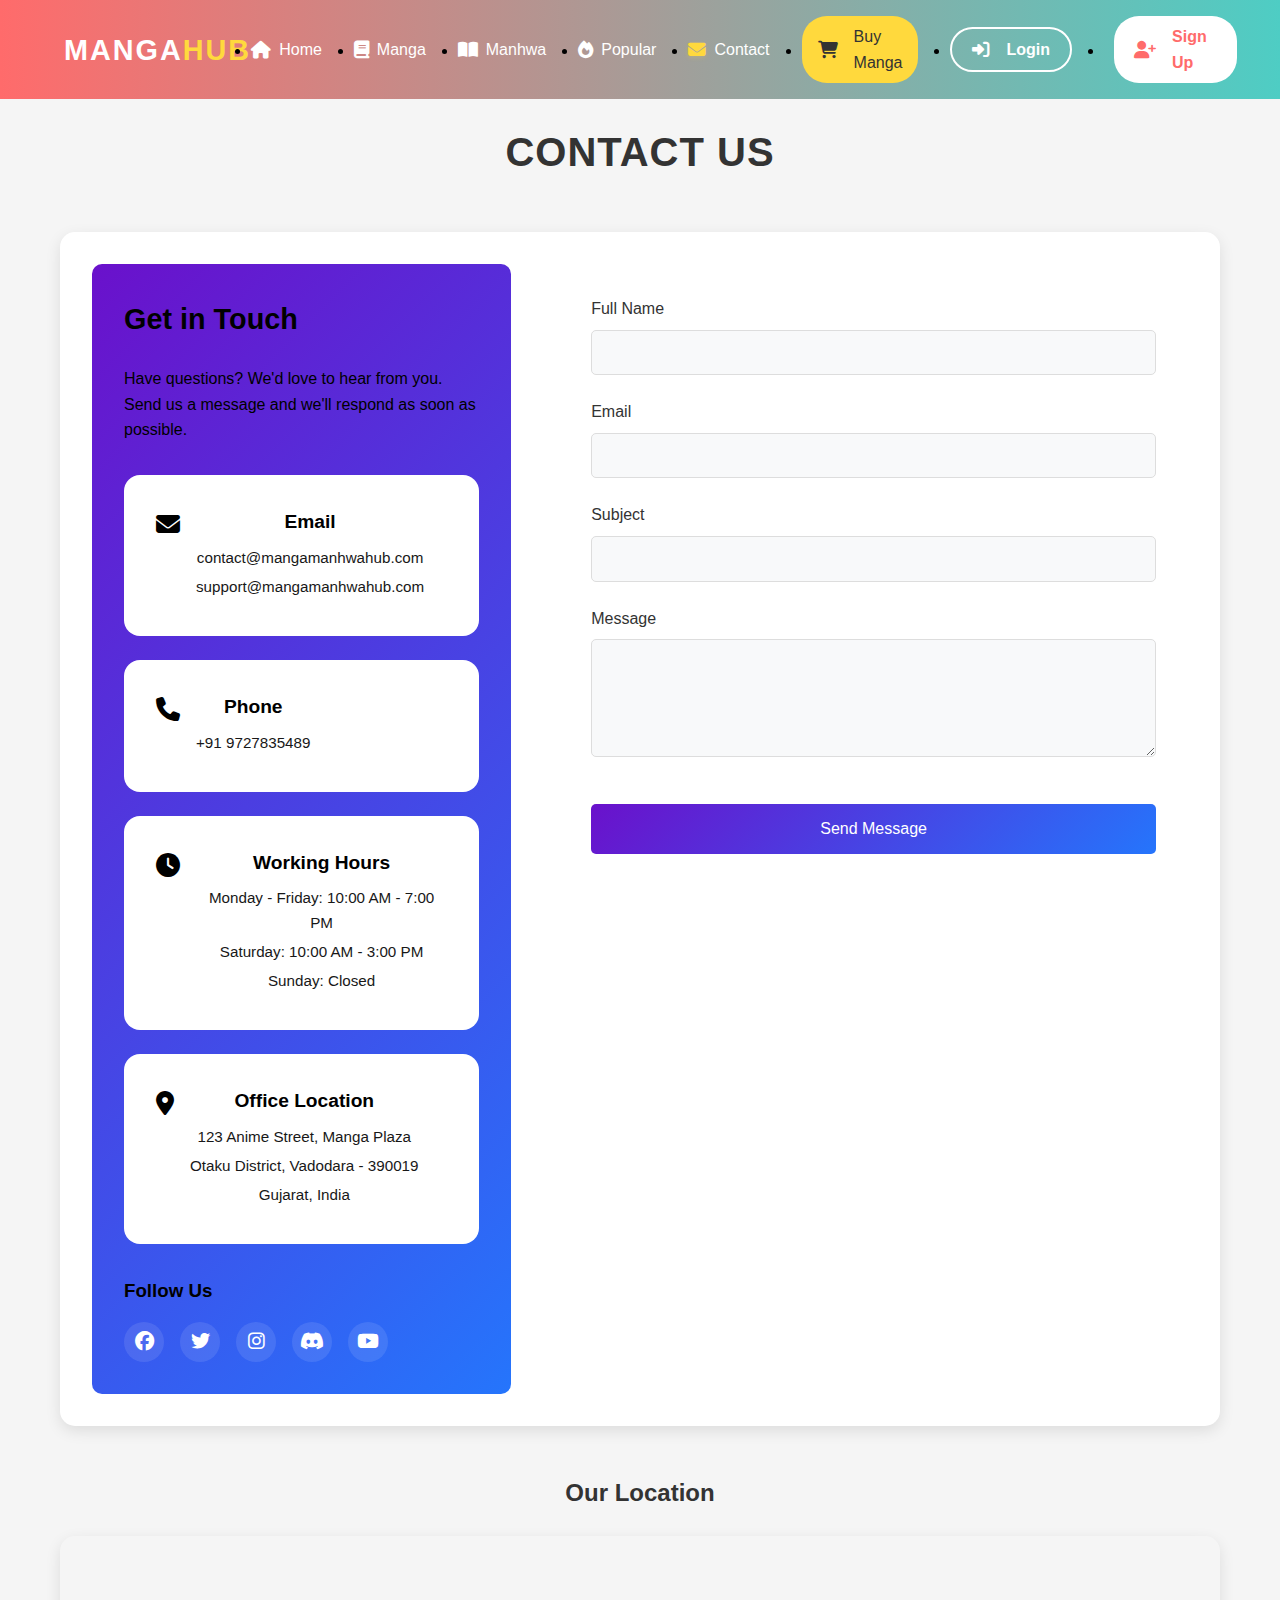
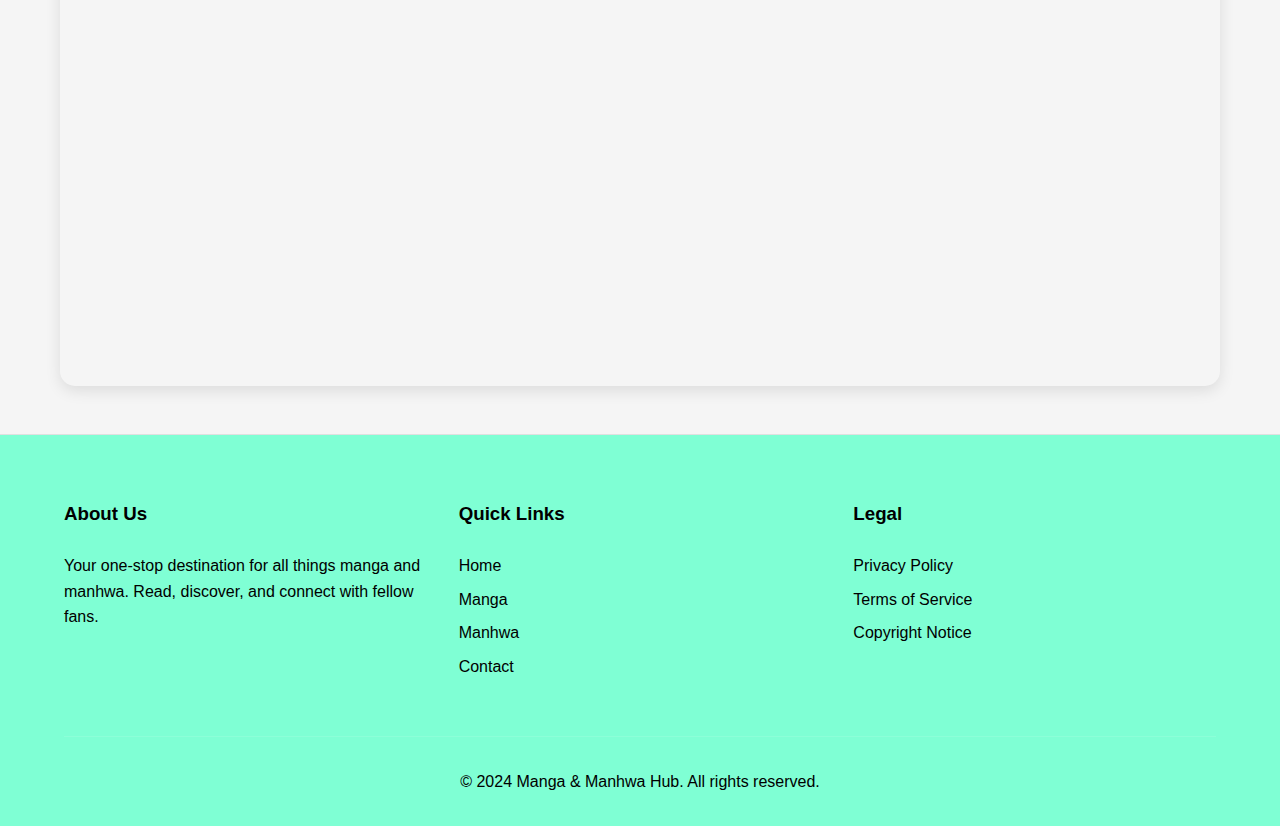
<file: contact.html>
<!DOCTYPE html>
<html lang="en">
<head>
    <meta charset="UTF-8">
    <meta name="viewport" content="width=device-width, initial-scale=1.0">
    <title>Contact Us - Manga & Manhwa Hub</title>
    <link rel="stylesheet" href="styles.css">
    <link rel="stylesheet" href="styles/contact.css">
    <link rel="stylesheet" href="https://cdnjs.cloudflare.com/ajax/libs/font-awesome/6.5.1/css/all.min.css">
</head>
<body>
    <!-- Header Section -->
    <header>
        <nav>
            <div class="logo">
                <h1>Manga<span>Hub</span></h1>
            </div>
            <ul class="nav-links">
                <li><a href="index.html"><i class="fas fa-home"></i> Home</a></li>
                <li><a href="manga.html"><i class="fas fa-book"></i> Manga</a></li>
                <li><a href="manhwa.html"><i class="fas fa-book-open"></i> Manhwa</a></li>
                <li><a href="popular.html"><i class="fas fa-fire"></i> Popular</a></li>
                <li><a href="contact.html" class="active"><i class="fas fa-envelope"></i> Contact</a></li>
                <li><a href="payment.html" class="premium-btn"><i class="fas fa-shopping-cart"></i> Buy Manga</a></li>
                <li><a href="login.html" class="login-btn"><i class="fas fa-sign-in-alt"></i> Login</a></li>
                <li><a href="signup.html" class="signup-btn"><i class="fas fa-user-plus"></i> Sign Up</a></li>
            </ul>
        </nav>
    </header>

    <!-- Contact Section -->
    <main class="contact-container">
        <h1>Contact Us</h1>
        <div class="contact-wrapper">
            <!-- Contact Information -->
            <div class="contact-info">
                <h2>Get in Touch</h2>
                <p>Have questions? We'd love to hear from you. Send us a message and we'll respond as soon as possible.</p>
                
                <div class="info-item">
                    <i class="fas fa-envelope"></i>
                    <div>
                        <h3>Email</h3>
                        <p>contact@mangamanhwahub.com</p>
                        <p>support@mangamanhwahub.com</p>
                    </div>
                </div>

                <div class="info-item">
                    <i class="fas fa-phone"></i>
                    <div>
                        <h3>Phone</h3>
                        <p>+91 9727835489</p>
                        
                    </div>
                </div>

                <div class="info-item">
                    <i class="fas fa-clock"></i>
                    <div>
                        <h3>Working Hours</h3>
                        <p>Monday - Friday: 10:00 AM - 7:00 PM</p>
                        <p>Saturday: 10:00 AM - 3:00 PM</p>
                        <p>Sunday: Closed</p>
                    </div>
                </div>

                <div class="info-item">
                    <i class="fas fa-map-marker-alt"></i>
                    <div>
                        <h3>Office Location</h3>
                        <p>123 Anime Street, Manga Plaza</p>
                        <p>Otaku District, Vadodara - 390019</p>
                        <p>Gujarat, India</p>
                    </div>
                </div>

                <div class="social-links">
                    <h3>Follow Us</h3>
                    <div class="social-icons">
                        <a href="#" target="_blank" title="Facebook"><i class="fab fa-facebook"></i></a>
                        <a href="#" target="_blank" title="Twitter"><i class="fab fa-twitter"></i></a>
                        <a href="#" target="_blank" title="Instagram"><i class="fab fa-instagram"></i></a>
                        <a href="#" target="_blank" title="Discord"><i class="fab fa-discord"></i></a>
                        <a href="#" target="_blank" title="YouTube"><i class="fab fa-youtube"></i></a>
                    </div>
                </div>
            </div>

            <!-- Contact Form -->
            <div class="contact-form">
                <form id="contactForm">
                    <div class="form-group">
                        <label for="name">Full Name</label>
                        <input type="text" id="name" name="name" required>
                    </div>

                    <div class="form-group">
                        <label for="email">Email</label>
                        <input type="email" id="email" name="email" required>
                    </div>

                    <div class="form-group">
                        <label for="subject">Subject</label>
                        <input type="text" id="subject" name="subject" required>
                    </div>

                    <div class="form-group">
                        <label for="message">Message</label>
                        <textarea id="message" name="message" rows="5" required></textarea>
                    </div>

                    <button type="submit" class="submit-btn">Send Message</button>
                </form>
            </div>
        </div>

        <!-- Map Section -->
        <div class="map-section">
            <h2>Our Location</h2>
            <div class="map-container">
                <iframe
                    src="https://www.google.com/maps/embed?pb=!1m17!1m12!1m3!1d5489.906615037383!2d73.27768015849556!3d22.293067509668052!2m3!1f0!2f0!3f0!3m2!1i1024!2i768!4f13.1!3m2!1m1!2s!5e0!3m2!1sen!2sin!4v1749709283329!5m2!1sen!2sin"
                    width="100%"
                    height="450"
                    style="border:0;"
                    allowfullscreen=""
                    loading="lazy">
                </iframe>
            </div>
        </div>
    </main>

    <!-- Footer -->
    <footer>
        <div class="footer-content">
            <div class="footer-section">
                <h3>About Us</h3>
                <p>Your one-stop destination for all things manga and manhwa. Read, discover, and connect with fellow fans.</p>
            </div>
            <div class="footer-section">
                <h3>Quick Links</h3>
                <ul>
                    <li><a href="index.html">Home</a></li>
                    <li><a href="manga.html">Manga</a></li>
                    <li><a href="manhwa.html">Manhwa</a></li>
                    <li><a href="contact.html">Contact</a></li>
                </ul>
            </div>
            <div class="footer-section">
                <h3>Legal</h3>
                <ul>
                    <li><a href="#">Privacy Policy</a></li>
                    <li><a href="#">Terms of Service</a></li>
                    <li><a href="#">Copyright Notice</a></li>
                </ul>
            </div>
        </div>
        <div class="footer-bottom">
            <p>&copy; 2024 Manga & Manhwa Hub. All rights reserved.</p>
        </div>
    </footer>

    <!-- Success Modal -->
    <div class="success-modal" id="successModal">
        <div class="modal-content">
            <div class="success-icon">
                <i class="fas fa-check-circle"></i>
            </div>
            <h2>Message Sent Successfully!</h2>
            <p>Thank you for contacting us. We will get back to you soon.</p>
            <button class="close-modal-btn">OK</button>
        </div>
    </div>

    <script src="js/contact.js"></script>
</body>
</html>
</file>
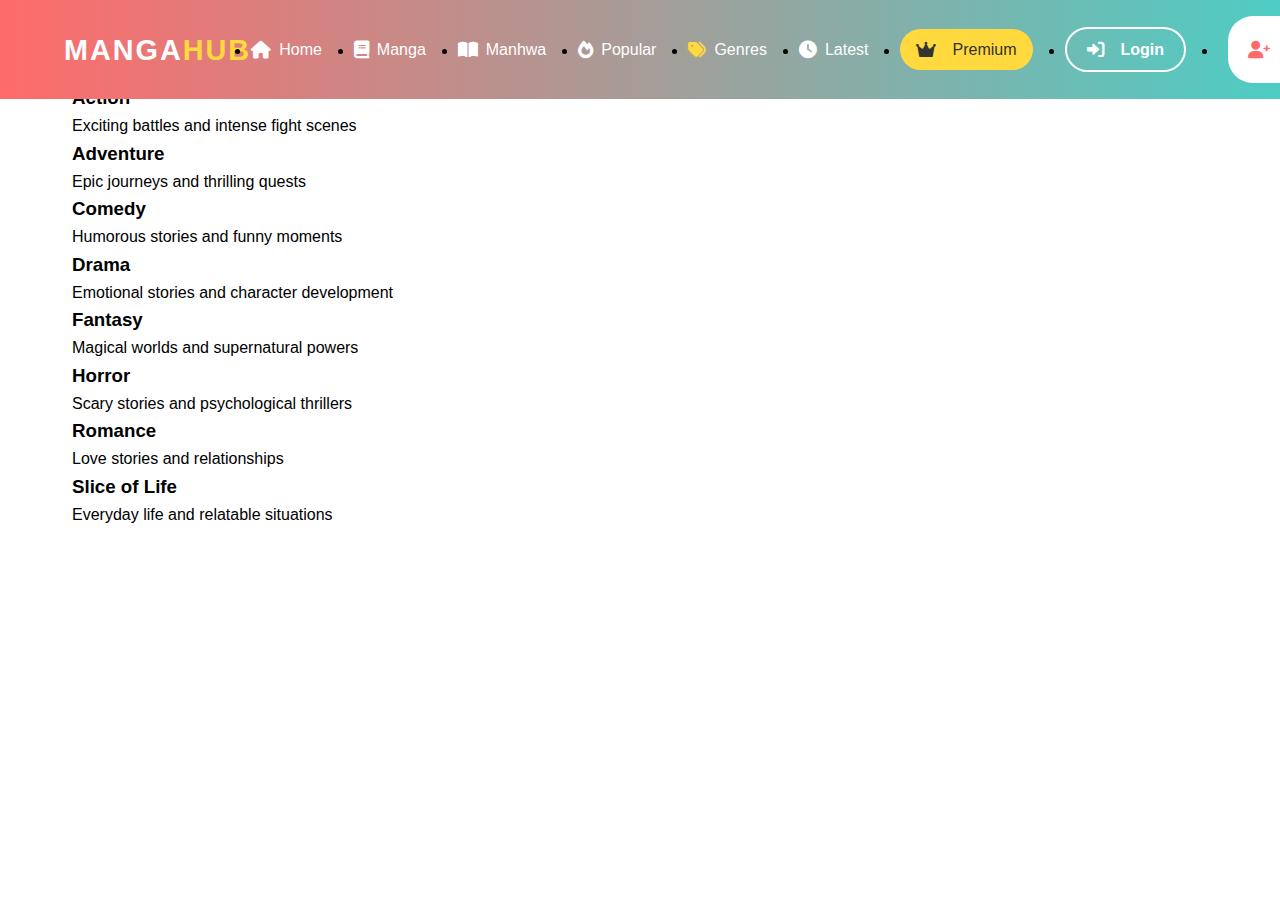
<file: genres.html>
<!DOCTYPE html>
<html lang="en">
<head>
    <meta charset="UTF-8">
    <meta name="viewport" content="width=device-width, initial-scale=1.0">
    <title>Browse by Genre - MangaVerse</title>
    <link rel="stylesheet" href="styles.css">
    <link rel="stylesheet" href="https://cdnjs.cloudflare.com/ajax/libs/font-awesome/6.0.0/css/all.min.css">
</head>
<body>
    <!-- Header Section -->
    <header>
        <nav>
            <div class="logo">
                <h1>Manga<span>Hub</span></h1>
            </div>
            <ul class="nav-links">
                <li><a href="index.html"><i class="fas fa-home"></i> Home</a></li>
                <li><a href="manga.html"><i class="fas fa-book"></i> Manga</a></li>
                <li><a href="manhwa.html"><i class="fas fa-book-open"></i> Manhwa</a></li>
                <li><a href="popular.html"><i class="fas fa-fire"></i> Popular</a></li>
                <li><a href="genres.html" class="active"><i class="fas fa-tags"></i> Genres</a></li>
                <li><a href="latest.html"><i class="fas fa-clock"></i> Latest</a></li>
                <li><a href="payment.html" class="premium-btn"><i class="fas fa-crown"></i> Premium</a></li>
                <li><a href="login.html" class="login-btn"><i class="fas fa-sign-in-alt"></i> Login</a></li>
                <li><a href="signup.html" class="signup-btn"><i class="fas fa-user-plus"></i> Sign Up</a></li>
            </ul>
        </nav>
    </header>

    <!-- Main Content -->
    <main class="container">
        <section class="genres-header">
            <h1>Browse by Genre</h1>
        </section>

        <section class="genres-grid">
            <div class="genre-card">
                <h3>Action</h3>
                <p>Exciting battles and intense fight scenes</p>
            </div>
            <div class="genre-card">
                <h3>Adventure</h3>
                <p>Epic journeys and thrilling quests</p>
            </div>
            <div class="genre-card">
                <h3>Comedy</h3>
                <p>Humorous stories and funny moments</p>
            </div>
            <div class="genre-card">
                <h3>Drama</h3>
                <p>Emotional stories and character development</p>
            </div>
            <div class="genre-card">
                <h3>Fantasy</h3>
                <p>Magical worlds and supernatural powers</p>
            </div>
            <div class="genre-card">
                <h3>Horror</h3>
                <p>Scary stories and psychological thrillers</p>
            </div>
            <div class="genre-card">
                <h3>Romance</h3>
                <p>Love stories and relationships</p>
            </div>
            <div class="genre-card">
                <h3>Slice of Life</h3>
                <p>Everyday life and relatable situations</p>
            </div>
            <!-- Add more genre cards as needed -->
        </section>
    </main>

    <script src="script.js"></script>
</body>
</html>
</file>
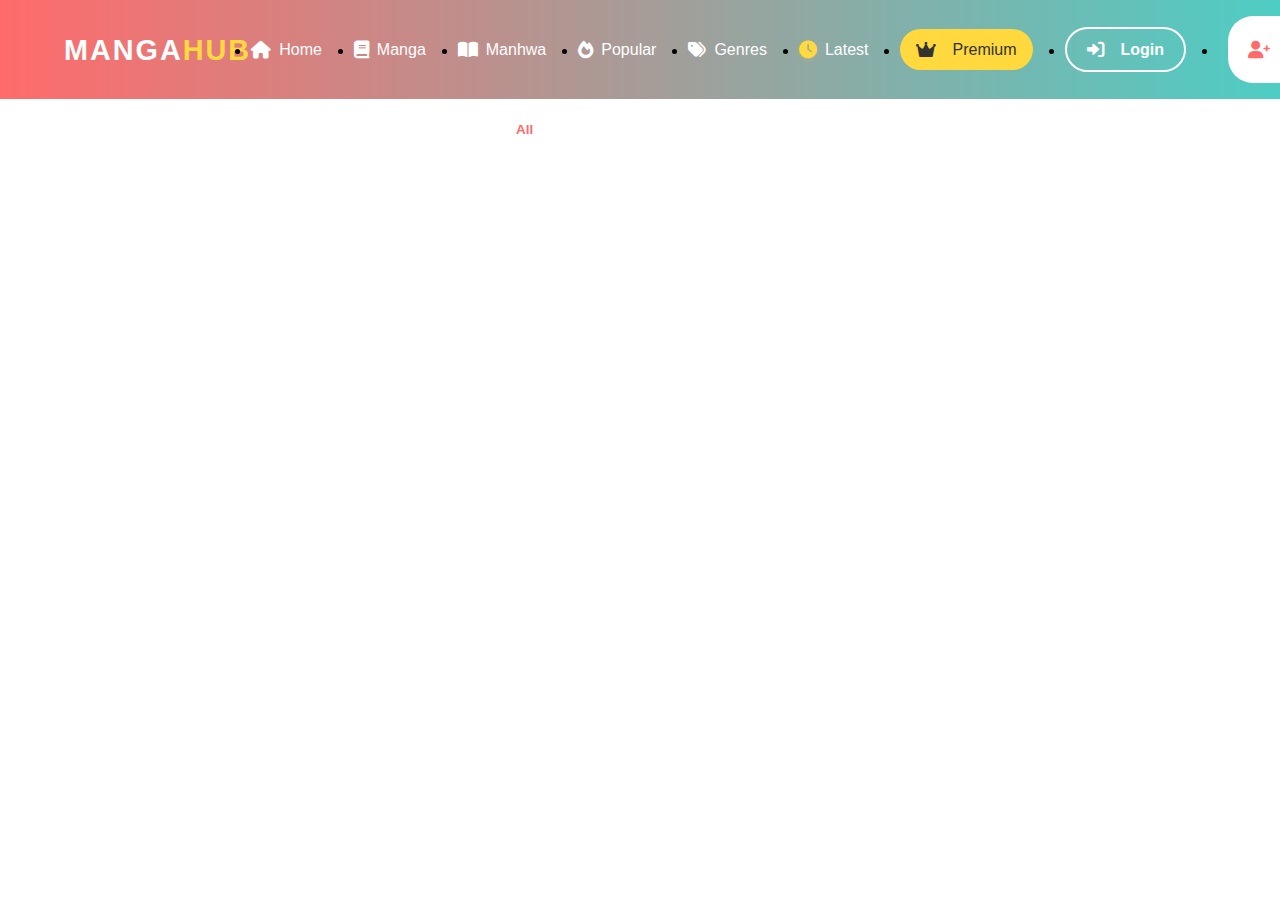
<file: latest.html>
<!DOCTYPE html>
<html lang="en">
<head>
    <meta charset="UTF-8">
    <meta name="viewport" content="width=device-width, initial-scale=1.0">
    <title>Latest Updates - MangaVerse</title>
    <link rel="stylesheet" href="styles.css">
    <link rel="stylesheet" href="https://cdnjs.cloudflare.com/ajax/libs/font-awesome/6.0.0/css/all.min.css">
</head>
<body>
    <!-- Header Section -->
    <header>
        <nav>
            <div class="logo">
                <h1>Manga<span>Hub</span></h1>
            </div>
            <ul class="nav-links">
                <li><a href="index.html"><i class="fas fa-home"></i> Home</a></li>
                <li><a href="manga.html"><i class="fas fa-book"></i> Manga</a></li>
                <li><a href="manhwa.html"><i class="fas fa-book-open"></i> Manhwa</a></li>
                <li><a href="popular.html"><i class="fas fa-fire"></i> Popular</a></li>
                <li><a href="genres.html"><i class="fas fa-tags"></i> Genres</a></li>
                <li><a href="latest.html" class="active"><i class="fas fa-clock"></i> Latest</a></li>
                <li><a href="payment.html" class="premium-btn"><i class="fas fa-crown"></i> Premium</a></li>
                <li><a href="login.html" class="login-btn"><i class="fas fa-sign-in-alt"></i> Login</a></li>
                <li><a href="signup.html" class="signup-btn"><i class="fas fa-user-plus"></i> Sign Up</a></li>
            </ul>
        </nav>
    </header>

    <!-- Main Content -->
    <main class="container">
        <section class="latest-header">
            <h1>Latest Updates</h1>
            <div class="filter-options">
                <button class="filter-btn active" data-filter="all">All</button>
                <button class="filter-btn" data-filter="manga">Manga</button>
                <button class="filter-btn" data-filter="manhwa">Manhwa</button>
            </div>
        </section>

        <section class="latest-grid">
            <!-- Latest manga/manhwa updates will go here -->
        </section>
    </main>

    <script src="script.js"></script>
</body>
</html>
</file>
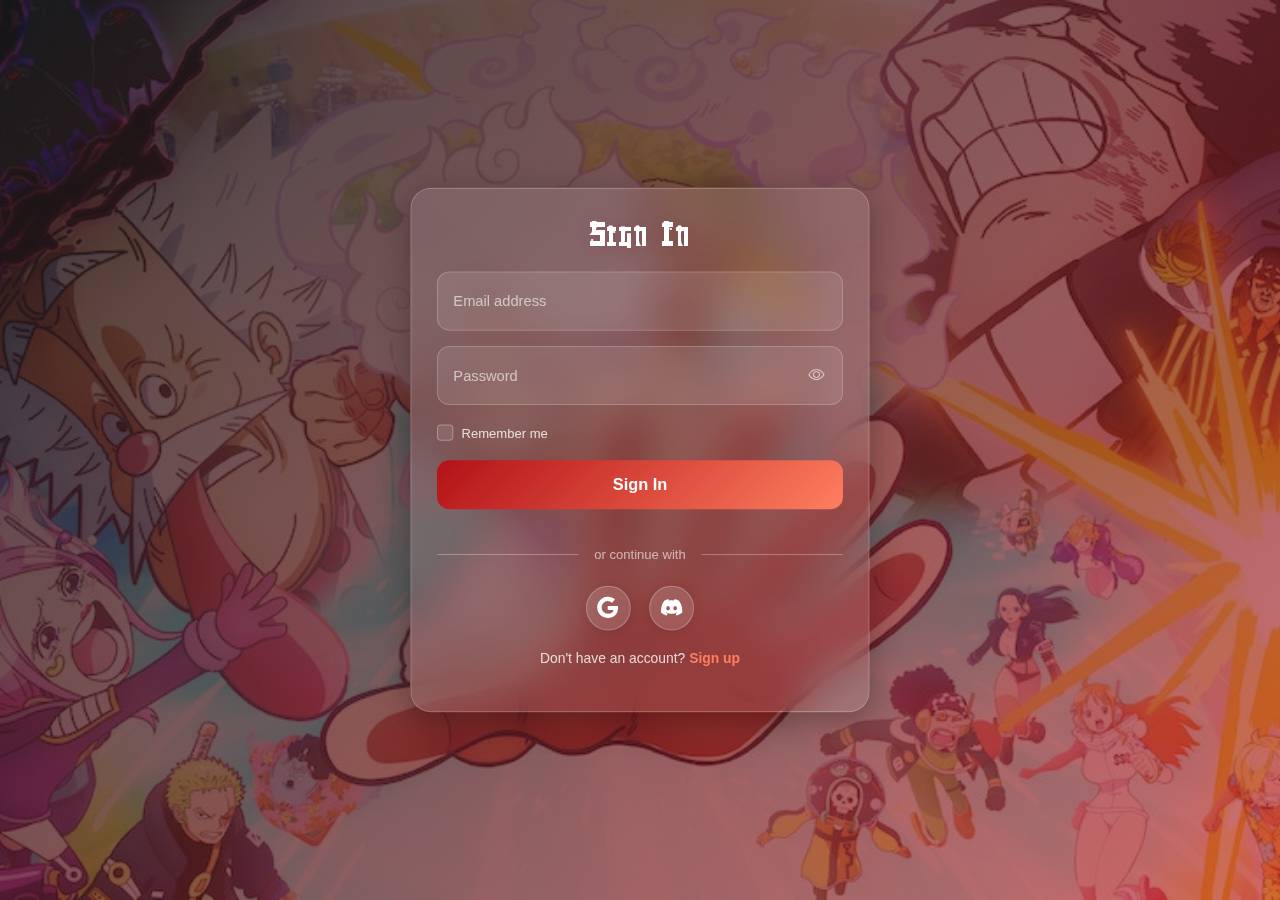
<file: Login Register.html>
<!DOCTYPE html>
<html lang="en">
  <head>
    <meta charset="UTF-8" />
    <meta name="viewport" content="width=device-width, initial-scale=1.0" />
    <title>MangaHub | Login / Register</title>
    <!-- Bootstrap CSS -->
    <link
      href="https://cdn.jsdelivr.net/npm/bootstrap@5.3.3/dist/css/bootstrap.min.css"
      rel="stylesheet"
    />
    <link rel="stylesheet" href="/styles/style.css" />
    <link
      rel="stylesheet"
      href="https://cdn.jsdelivr.net/npm/bootstrap-icons@1.11.3/font/bootstrap-icons.css"
    />
    <style>
      body {
        padding-top: 0 !important;
      }
      /* Login/Register Page Specific Styles */
      .auth-container {
        min-height: 100vh;
        background-size: cover;
        background-position: center;
        background-repeat: no-repeat;
        transition: background-image 1.5s ease-in-out;
        position: relative;
        display: flex;
        align-items: center;
        justify-content: center;
        padding: 20px;
      }

      .auth-overlay {
        position: absolute;
        top: 0;
        left: 0;
        right: 0;
        bottom: 0;
        background: linear-gradient(
          135deg,
          rgba(24, 26, 27, 0.8) 0%,
          rgba(179, 18, 23, 0.6) 100%
        );
        z-index: 1;
      }

      .auth-content {
        position: relative;
        z-index: 2;
        width: 100%;
        max-width: 450px;
      }

      .auth-card {
        background: rgba(255, 255, 255, 0.1);
        backdrop-filter: blur(20px);
        -webkit-backdrop-filter: blur(20px);
        border: 1px solid rgba(255, 255, 255, 0.2);
        border-radius: 20px;
        padding: 25px;
        box-shadow: 0 8px 32px rgba(0, 0, 0, 0.3);
        transition: all 0.3s ease;
      }

      .auth-card:hover {
        transform: translateY(-5px);
        box-shadow: 0 15px 40px rgba(0, 0, 0, 0.4);
      }

      .auth-header {
        text-align: center;
        margin-bottom: 20px;
      }

      .auth-logo {
        font-size: 1.8rem;
        font-weight: 900;
        color: #fff;
        text-shadow: 0 4px 20px rgba(179, 18, 23, 0.5);
        margin-bottom: 5px;
        letter-spacing: 2px;
      }

      .auth-subtitle {
        color: rgba(255, 255, 255, 0.8);
        font-size: 0.9rem;
        margin-bottom: 0;
      }

      .form-floating {
        margin-bottom: 15px;
      }

      .form-floating .form-control {
        background: rgba(255, 255, 255, 0.1);
        border: 1px solid rgba(255, 255, 255, 0.2);
        color: #fff;
        border-radius: 12px;
        padding: 12px 15px;
        font-size: 0.9rem;
        transition: all 0.3s ease;
      }

      .form-floating .form-control:focus {
        background: rgba(255, 255, 255, 0.15);
        border-color: rgba(179, 18, 23, 0.8);
        box-shadow: 0 0 0 0.2rem rgba(179, 18, 23, 0.25);
        color: #fff;
      }

      .form-floating .form-control::placeholder {
        color: rgba(255, 255, 255, 0.6);
      }

      .form-floating label {
        color: rgba(255, 255, 255, 0.8);
        font-weight: 500;
        padding: 12px 15px;
        font-size: 0.9rem;
      }

      .form-floating .form-control:focus ~ label,
      .form-floating .form-control:not(:placeholder-shown) ~ label {
        color: rgba(179, 18, 23, 0.9);
        transform: scale(0.85) translateY(-1rem) translateX(0.15rem);
      }

      .auth-btn {
        width: 100%;
        background: linear-gradient(135deg, #b31217 0%, #ff7e5f 100%);
        border: none;
        border-radius: 12px;
        padding: 12px;
        font-size: 1rem;
        font-weight: 600;
        color: #fff;
        transition: all 0.3s ease;
        margin-bottom: 15px;
      }

      .auth-btn:hover {
        background: linear-gradient(135deg, #ff7e5f 0%, #b31217 100%);
        transform: translateY(-2px);
        box-shadow: 0 8px 25px rgba(179, 18, 23, 0.4);
      }

      .auth-switch {
        text-align: center;
        color: rgba(255, 255, 255, 0.8);
        font-size: 0.85rem;
      }

      .auth-switch a {
        color: #ff7e5f;
        text-decoration: none;
        font-weight: 600;
        transition: color 0.3s ease;
      }

      .auth-switch a:hover {
        color: #fff;
        text-shadow: 0 0 10px rgba(255, 126, 95, 0.5);
      }

      .form-divider {
        display: flex;
        align-items: center;
        margin: 20px 0;
        color: rgba(255, 255, 255, 0.6);
      }

      .form-divider::before,
      .form-divider::after {
        content: "";
        flex: 1;
        height: 1px;
        background: rgba(255, 255, 255, 0.3);
      }

      .form-divider span {
        padding: 0 15px;
        font-size: 0.8rem;
      }

      .social-btn {
        width: 44px;
        height: 44px;
        background: rgba(255, 255, 255, 0.15);
        border: 1.5px solid rgba(255, 255, 255, 0.25);
        border-radius: 50%;
        padding: 0;
        color: #fff;
        font-weight: 500;
        transition: all 0.3s ease;
        margin-bottom: 8px;
        display: inline-flex;
        align-items: center;
        justify-content: center;
        font-size: 1.3rem;
        margin-right: 14px;
        box-shadow: 0 2px 8px rgba(0, 0, 0, 0.08);
        position: relative;
      }
      .social-btn:last-child {
        margin-right: 0;
      }
      .social-btn:hover {
        background: #fff;
        color: #b31217;
        transform: translateY(-2px) scale(1.08);
        box-shadow: 0 4px 16px rgba(179, 18, 23, 0.15);
      }
      .social-btn i {
        font-size: 1.3rem;
      }
      .social-btn[title]::after {
        content: attr(title);
        position: absolute;
        left: 50%;
        bottom: -32px;
        transform: translateX(-50%);
        background: rgba(0, 0, 0, 0.8);
        color: #fff;
        font-size: 0.8rem;
        padding: 3px 10px;
        border-radius: 6px;
        opacity: 0;
        pointer-events: none;
        transition: opacity 0.2s;
        white-space: nowrap;
        z-index: 10;
      }
      .social-btn:hover[title]::after {
        opacity: 1;
      }

      .form-check {
        margin-bottom: 15px;
      }

      .form-check-input {
        background: rgba(255, 255, 255, 0.1);
        border: 1px solid rgba(255, 255, 255, 0.3);
      }

      .form-check-input:checked {
        background-color: #b31217;
        border-color: #b31217;
      }

      .form-check-label {
        color: rgba(255, 255, 255, 0.8);
        font-size: 0.8rem;
      }

      .password-toggle {
        position: absolute;
        right: 12px;
        top: 50%;
        transform: translateY(-50%);
        background: none;
        border: none;
        color: rgba(255, 255, 255, 0.6);
        cursor: pointer;
        z-index: 10;
      }

      .password-toggle:hover {
        color: #fff;
      }

      /* Animation classes */
      .fade-in {
        animation: fadeIn 0.5s ease-in-out;
      }

      .slide-up {
        animation: slideUp 0.5s ease-out;
      }

      @keyframes fadeIn {
        from {
          opacity: 0;
        }
        to {
          opacity: 1;
        }
      }

      @keyframes slideUp {
        from {
          opacity: 0;
          transform: translateY(30px);
        }
        to {
          opacity: 1;
          transform: translateY(0);
        }
      }

      /* Responsive adjustments */
      @media (max-width: 576px) {
        .auth-card {
          padding: 30px 20px;
        }

        .auth-logo {
          font-size: 2rem;
        }

        .auth-subtitle {
          font-size: 1rem;
        }
      }

      /* Loading animation */
      .loading-spinner {
        display: none;
        width: 20px;
        height: 20px;
        border: 2px solid rgba(255, 255, 255, 0.3);
        border-top: 2px solid #fff;
        border-radius: 50%;
        animation: spin 1s linear infinite;
        margin-right: 10px;
      }

      @keyframes spin {
        0% {
          transform: rotate(0deg);
        }
        100% {
          transform: rotate(360deg);
        }
      }

      .auth-title {
        text-align: center;
        color: #fff;
        font-size: 2rem;
        font-weight: 700;
        margin-bottom: 18px;
        letter-spacing: 1px;
        text-shadow: 0 2px 12px rgba(179, 18, 23, 0.12);
        transition: all 0.3s;
      }
    </style>
  </head>

  <body>
    <div class="auth-container mt-0" id="authContainer">
      <div class="auth-overlay"></div>
      <div class="auth-content">
        <!-- Login Form -->
        <div class="auth-card fade-in" id="loginForm">
          <h2 class="auth-title" id="loginTitle">Sign In</h2>
          <form id="loginFormElement">
            <div class="form-floating">
              <input
                type="email"
                class="form-control"
                id="loginEmail"
                placeholder="Email address"
                required
              />
            </div>

            <div class="form-floating position-relative">
              <input
                type="password"
                class="form-control"
                id="loginPassword"
                placeholder="Password"
                required
              />
              <button
                type="button"
                class="password-toggle"
                onclick="togglePassword('loginPassword')"
                aria-label="Toggle password visibility"
              >
                <i class="bi bi-eye"></i>
              </button>
            </div>

            <div class="form-check">
              <input class="form-check-input" type="checkbox" id="rememberMe" />
              <label class="form-check-label" for="rememberMe">
                Remember me
              </label>
            </div>

            <button type="submit" class="auth-btn">
              <span class="loading-spinner" id="loginSpinner"></span>
              Sign In
            </button>
          </form>

          <div class="form-divider">
            <span>or continue with</span>
          </div>

          <div style="text-align: center; margin-bottom: 10px">
            <button
              class="social-btn"
              type="button"
              title="Continue with Google"
              aria-label="Continue with Google"
            >
              <i class="bi bi-google"></i>
            </button>
            <button
              class="social-btn"
              type="button"
              title="Continue with Discord"
              aria-label="Continue with Discord"
            >
              <i class="bi bi-discord"></i>
            </button>
          </div>

          <div class="auth-switch">
            <p>
              Don't have an account?
              <a href="#" onclick="switchForm('register')">Sign up</a>
            </p>
          </div>
        </div>

        <!-- Register Form -->
        <div class="auth-card slide-up" id="registerForm" style="display: none">
          <h2 class="auth-title" id="registerTitle">Sign Up</h2>
          <form id="registerFormElement">
            <div class="form-floating">
              <input
                type="text"
                class="form-control"
                id="registerName"
                placeholder="Full Name"
                required
              />
            </div>

            <div class="form-floating">
              <input
                type="email"
                class="form-control"
                id="registerEmail"
                placeholder="Email address"
                required
              />
            </div>

            <div class="form-floating position-relative">
              <input
                type="password"
                class="form-control"
                id="registerPassword"
                placeholder="Password"
                required
              />
              <button
                type="button"
                class="password-toggle"
                onclick="togglePassword('registerPassword')"
                aria-label="Toggle password visibility"
              >
                <i class="bi bi-eye"></i>
              </button>
            </div>

            <div class="form-floating position-relative">
              <input
                type="password"
                class="form-control"
                id="confirmPassword"
                placeholder="Confirm Password"
                required
              />
              <button
                type="button"
                class="password-toggle"
                onclick="togglePassword('confirmPassword')"
                aria-label="Toggle password visibility"
              >
                <i class="bi bi-eye"></i>
              </button>
            </div>

            <div class="form-check">
              <input
                class="form-check-input"
                type="checkbox"
                id="agreeTerms"
                required
              />
              <label class="form-check-label" for="agreeTerms">
                I agree to the
                <a href="#" style="color: #ff7e5f">Terms of Service</a> and
                <a href="#" style="color: #ff7e5f">Privacy Policy</a>
              </label>
            </div>

            <button type="submit" class="auth-btn">
              <span class="loading-spinner" id="registerSpinner"></span>
              Create Account
            </button>
          </form>

          <div class="form-divider">
            <span>or continue with</span>
          </div>

          <div style="text-align: center; margin-bottom: 10px">
            <button
              class="social-btn"
              type="button"
              title="Continue with Google"
              aria-label="Continue with Google"
            >
              <i class="bi bi-google"></i>
            </button>
            <button
              class="social-btn"
              type="button"
              title="Continue with Discord"
              aria-label="Continue with Discord"
            >
              <i class="bi bi-discord"></i>
            </button>
          </div>

          <div class="auth-switch">
            <p>
              Already have an account?
              <a href="#" onclick="switchForm('login')">Sign in</a>
            </p>
          </div>
        </div>
      </div>
    </div>

    <!-- Bootstrap JS Bundle (with Popper) -->
    <script src="https://cdn.jsdelivr.net/npm/bootstrap@5.3.3/dist/js/bootstrap.bundle.min.js"></script>
    <script src="/js/script.js"></script>
    <script>
      // Background images for auto-changing effect
      const backgroundImages = [
        "/images/hero1.jpg",
        "/images/hero2.jpg",
        "/images/hero3.jpg",
      ];

      let currentBgIndex = 0;
      const authContainer = document.getElementById("authContainer");

      // Function to change background
      function changeBackground() {
        currentBgIndex = (currentBgIndex + 1) % backgroundImages.length;
        authContainer.style.backgroundImage = `url('${backgroundImages[currentBgIndex]}')`;
      }

      // Set initial background
      authContainer.style.backgroundImage = `url('${backgroundImages[0]}')`;

      // Change background every 5 seconds
      setInterval(changeBackground, 5000);

      // Form switching functionality
      function switchForm(formType) {
        const loginForm = document.getElementById("loginForm");
        const registerForm = document.getElementById("registerForm");
        const loginTitle = document.getElementById("loginTitle");
        const registerTitle = document.getElementById("registerTitle");
        if (formType === "register") {
          loginForm.style.display = "none";
          registerForm.style.display = "block";
          registerForm.classList.add("fade-in");
          registerTitle.style.display = "block";
          loginTitle.style.display = "none";
        } else {
          registerForm.style.display = "none";
          loginForm.style.display = "block";
          loginForm.classList.add("fade-in");
          loginTitle.style.display = "block";
          registerTitle.style.display = "none";
        }
      }

      // On page load, show only loginTitle
      document.addEventListener("DOMContentLoaded", function () {
        document.getElementById("loginTitle").style.display = "block";
        document.getElementById("registerTitle").style.display = "none";
      });

      // Password toggle functionality
      function togglePassword(inputId) {
        const input = document.getElementById(inputId);
        const button = input.nextElementSibling.nextElementSibling;
        const icon = button.querySelector("i");

        if (input.type === "password") {
          input.type = "text";
          icon.classList.remove("bi-eye");
          icon.classList.add("bi-eye-slash");
        } else {
          input.type = "password";
          icon.classList.remove("bi-eye-slash");
          icon.classList.add("bi-eye");
        }
      }

      // Form submission handlers
      document
        .getElementById("loginFormElement")
        .addEventListener("submit", function (e) {
          e.preventDefault();
          const spinner = document.getElementById("loginSpinner");
          const button = e.target.querySelector(".auth-btn");

          // Show loading state
          spinner.style.display = "inline-block";
          button.disabled = true;

          // Simulate API call
          setTimeout(() => {
            spinner.style.display = "none";
            button.disabled = false;
            alert("Login functionality will be implemented here!");
          }, 2000);
        });

      document
        .getElementById("registerFormElement")
        .addEventListener("submit", function (e) {
          e.preventDefault();
          const password = document.getElementById("registerPassword").value;
          const confirmPassword =
            document.getElementById("confirmPassword").value;

          if (password !== confirmPassword) {
            alert("Passwords do not match!");
            return;
          }

          const spinner = document.getElementById("registerSpinner");
          const button = e.target.querySelector(".auth-btn");

          // Show loading state
          spinner.style.display = "inline-block";
          button.disabled = true;

          // Simulate API call
          setTimeout(() => {
            spinner.style.display = "none";
            button.disabled = false;
            alert("Registration functionality will be implemented here!");
          }, 2000);
        });

      // Social login handlers
      document.querySelectorAll(".social-btn").forEach((btn) => {
        btn.addEventListener("click", function () {
          alert("Social login functionality will be implemented here!");
        });
      });
    </script>
  </body>
</html>
</file>
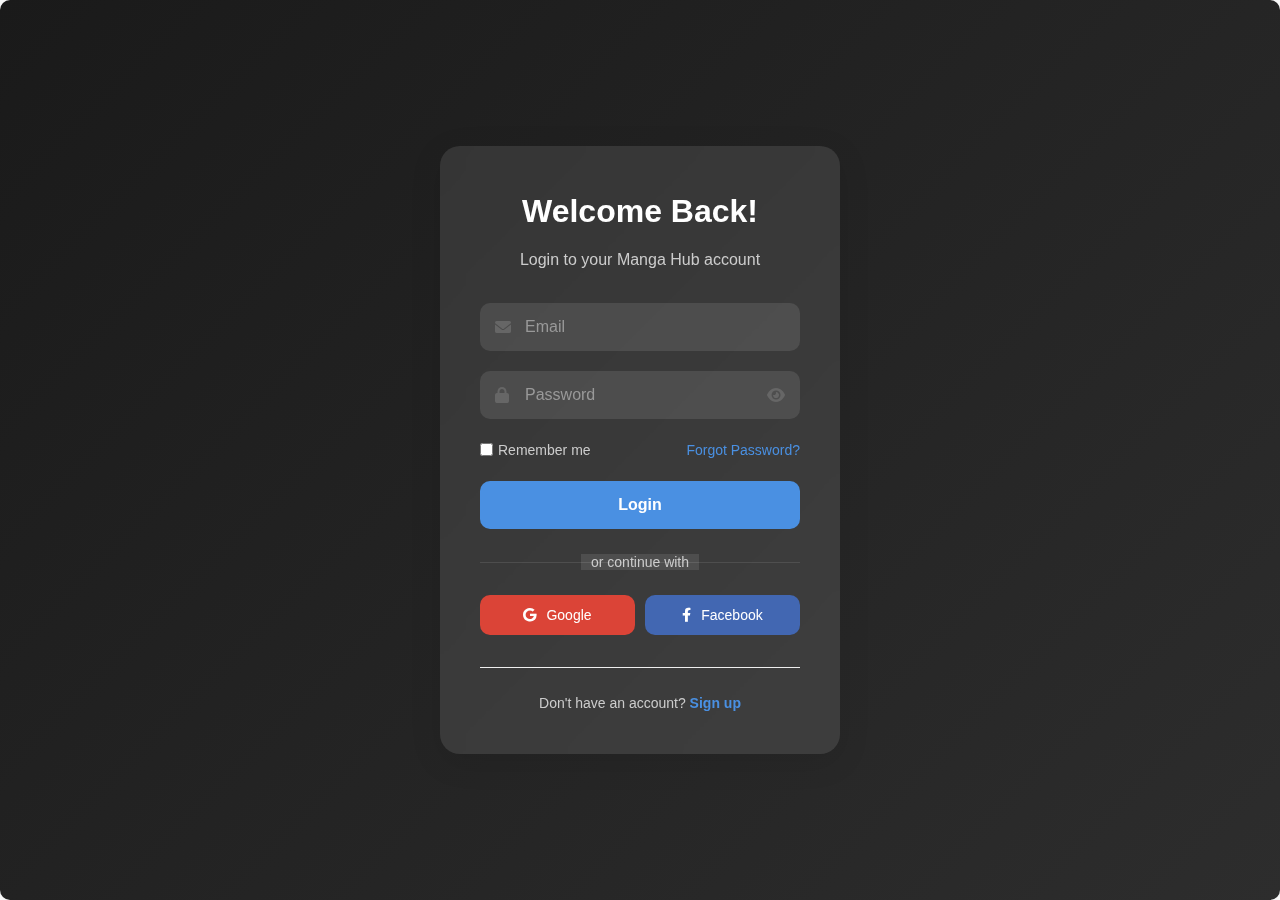
<file: login.html>
<!DOCTYPE html>
<html lang="en">
<head>
    <meta charset="UTF-8">
    <meta name="viewport" content="width=device-width, initial-scale=1.0">
    <title>Login - Manga Hub</title>
    <link rel="stylesheet" href="styles.css">
    <link rel="stylesheet" href="https://cdnjs.cloudflare.com/ajax/libs/font-awesome/6.0.0/css/all.min.css">
</head>
<body>
    <div class="login-container">
        <div class="login-box">
            <h2>Welcome Back!</h2>
            <p class="subtitle">Login to your Manga Hub account</p>
            
            <form id="loginForm">
                <div class="input-group">
                    <i class="fas fa-envelope"></i>
                    <input type="email" id="email" placeholder="Email" required>
                </div>
                
                <div class="input-group">
                    <i class="fas fa-lock"></i>
                    <input type="password" id="password" placeholder="Password" required>
                    <i class="fas fa-eye toggle-password"></i>
                </div>
                
                <div class="remember-forgot">
                    <label>
                        <input type="checkbox" id="remember"> Remember me
                    </label>
                    <a href="#" class="forgot-link">Forgot Password?</a>
                </div>
                
                <button type="submit" class="login-btn">Login</button>
            </form>
            
            <div class="divider">
                <span>or continue with</span>
            </div>
            
            <div class="social-login">
                <button class="social-btn google">
                    <i class="fab fa-google"></i> Google
                </button>
                <button class="social-btn facebook">
                    <i class="fab fa-facebook-f"></i> Facebook
                </button>
            </div>
            
            <p class="signup-link">
                Don't have an account? <a href="signup.html">Sign up</a>
            </p>
        </div>
    </div>
    <script src="login.js"></script>
</body>
</html>
</file>
<file: styles/style.css>
:root {
  --mh-primary: #ff7e5f;
  --mh-secondary: #fcb69f;
  --mh-accent: #ffb88c;
  --mh-bg-light: #fff3e6;
  --mh-bg-gradient: linear-gradient(90deg, #ffecd2 0%, #fcb69f 100%);
  --mh-gradient-cta: linear-gradient(90deg, #ffb88c 0%, #ff7e5f 100%);
  --mh-gradient-cta-hover: linear-gradient(90deg, #ff7e5f 0%, #ffb88c 100%);
  --mh-text-dark: #333;
  --mh-text-light: #fff;
  --mh-shadow: 0 2px 16px rgba(255, 126, 95, 0.08);
  --mh-shadow-card: 0 2px 12px rgba(255, 126, 95, 0.12);
}

body,
.bg-light {
  background: #181a1b !important;
  color: #f3f3f3;
  font-family: "Montserrat", Arial, sans-serif;
  padding-top: 70px;
}
.about-home,
.featured-manga,
.merch-preview,
.cta-newsletter,
.card,
.about-animeverse {
  background: #18181b !important;
  color: #f3f3f3 !important;
  box-shadow: none !important;
  border: none !important;
}
.card,
.about-animeverse,
.about-anime-img,
.about-home-img {
  box-shadow: none !important;
}
.card-title,
.home-section-title,
.anime-about-title {
  color: #fff !important;
}
.card-text,
.anime-about-desc,
.anime-about-list,
.small,
.text-muted {
  color: #d1d1d1 !important;
}
.hero-cta-dark {
  background: linear-gradient(90deg, #b31217 0%, #18181b 100%);
  color: #fff;
  border: 2px solid #b31217;
  border-radius: 8px;
  font-weight: 600;
  transition: background 0.2s, color 0.2s, border 0.2s;
  box-shadow: none !important;
}
.hero-cta-dark:hover,
.hero-cta-dark:focus {
  background: linear-gradient(90deg, #18181b 0%, #b31217 100%);
  color: #fff;
  border: 2px solid #fff;
}
input.form-control,
textarea.form-control {
  background: #23272a;
  color: #fff;
  border: 1px solid #444;
}
.card-img-top,
.about-anime-img,
.about-home-img {
  box-shadow: none !important;
}
/* Remove border-radius if you want more flat look */
.card-img-top,
.about-anime-img,
.about-home-img {
  border-radius: 1.2rem !important;
}

.navbar-custom {
  background: var(--mh-bg-gradient);
  box-shadow: var(--mh-shadow);
  position: fixed !important;
  top: 0;
  left: 0;
  right: 0;
  z-index: 1050;
  width: 100vw;
}
.navbar-brand {
  font-weight: bold;
  font-size: 1.5rem;
  letter-spacing: 1px;
  transition: transform 0.2s;
}
.navbar-brand:hover {
  transform: scale(1.08) rotate(-2deg);
}
.navbar-nav .nav-link {
  font-family: "Orbitron", "Montserrat", Arial, sans-serif !important;
  color: #fff !important;
  font-size: 0.98rem;
  font-weight: 500;
  letter-spacing: 1px;
  padding: 0.5rem 1.1rem;
  margin-left: 0.2rem;
  margin-right: 0.2rem;
  border-radius: 4px;
  background: transparent !important;
  position: relative;
  transition: color 0.2s;
  display: flex;
  align-items: center;
}
.navbar-nav .nav-link::after {
  content: "";
  display: block;
  position: absolute;
  left: 0;
  right: 0;
  bottom: 2px;
  height: 2px;
  background: linear-gradient(90deg, #fff 0%, #b31217 100%);
  border-radius: 2px;
  opacity: 0;
  transform: scaleX(0.5);
  transition: all 0.25s cubic-bezier(0.4, 0, 0.2, 1);
  margin-top: 2px;
}
.navbar-nav .nav-link:hover,
.navbar-nav .nav-link.active {
  color: #ffee00 !important;
  background: transparent !important;
}
.navbar-toggler {
  border: none;
}
.navbar-toggler:focus {
  box-shadow: 0 0 0 2px var(--mh-accent);
}

.hero-section {
  position: relative;
  width: 100%;
  min-height: 80vh;
  display: flex;
  align-items: center;
  justify-content: center;
  background-size: cover;
  background-position: center;
  background-repeat: no-repeat;
  transition: background-image 1s cubic-bezier(0.4, 0, 0.2, 1);
  overflow: hidden;
}
.hero-overlay {
  position: absolute;
  top: 0;
  left: 0;
  right: 0;
  bottom: 0;
  background: linear-gradient(
      180deg,
      rgba(0, 0, 0, 0.85) 0%,
      rgba(24, 24, 27, 0.7) 100%
    ),
    url("https://svgshare.com/i/13kz.svg"); /* subtle sparkles */
  background-size: cover, 200px;
  background-repeat: repeat;
  z-index: 1;
}
.hero-section .container {
  position: relative;
  z-index: 2;
}
.hero-title {
  font-size: 3.2rem;
  font-weight: 900;
  letter-spacing: 2px;
  color: #fff;
  text-shadow: 0 4px 24px #b3121755, 0 1px 0 #000;
  transition: opacity 0.35s cubic-bezier(0.4, 0, 0.2, 1);
}
.hero-subtext {
  font-size: 1.25rem;
  color: var(--mh-text-light);
  text-shadow: 0 2px 8px rgba(0, 0, 0, 0.3);
  transition: opacity 0.35s cubic-bezier(0.4, 0, 0.2, 1);
}
.hero-cta {
  background: linear-gradient(90deg, #b31217 0%, #18181b 100%);
  color: #fff;
  border: 2px solid #b31217;
  border-radius: 10px;
  font-weight: 700;
  font-size: 1.2rem;
  box-shadow: none !important;
  padding: 0.8rem 2.5rem;
  transition: background 0.2s, color 0.2s, border 0.2s, transform 0.2s,
    box-shadow 0.2s;
  transition: opacity 0.35s cubic-bezier(0.4, 0, 0.2, 1);
}
.hero-cta:hover,
.hero-cta:focus {
  background: linear-gradient(90deg, #18181b 0%, #b31217 100%);
  color: #fff;
  border: 2px solid #fff;
  box-shadow: 0 0 16px #b31217cc;
  transform: scale(1.07);
}
@media (max-width: 768px) {
  .hero-title {
    font-size: 2rem;
  }
  .hero-section {
    min-height: 50vh;
  }
}

/* Hero Section Backgrounds */
.hero-bg-index {
  background-image: url("/images/hero1.jpg");
  min-height: 80vh;
}
.hero-bg-ebooks {
  background-image: url("/images/hero2.jpg");
  min-height: 40vh;
}
.hero-bg-store {
  background-image: url("/images/hero3.jpg");
  min-height: 40vh;
}

/* About Image Styling */
.about-img {
  max-height: 340px;
  object-fit: cover;
}

/* Homepage About Section */
.about-home {
  background: var(--mh-bg-light);
  border-radius: 1.5rem;
  box-shadow: var(--mh-shadow);
  padding: 2.5rem 2rem;
  margin-bottom: 3rem;
}
.about-home-img {
  max-width: 100%;
  border-radius: 1rem;
  box-shadow: var(--mh-shadow-card);
}

/* Section Titles & Subtext */
.home-section-title {
  font-size: 2.2rem;
  font-weight: 700;
  letter-spacing: 1px;
  margin-bottom: 0.5rem;
}
.home-section-subtext {
  font-size: 1.1rem;
  color: #666;
  margin-bottom: 2rem;
}

/* Featured Manga & Merchandise Preview */
.featured-manga {
  margin-bottom: 3rem;
}
.merch-preview {
  margin-bottom: 3rem;
}

/* Newsletter/CTA */
.cta-newsletter {
  background: var(--mh-bg-gradient);
  border-radius: 1.5rem;
  box-shadow: var(--mh-shadow);
  padding: 2.5rem 2rem;
  margin-bottom: 0;
}

/* --- Anime Navbar Styles (Red+Black) --- */
.anime-navbar {
  background: linear-gradient(
    90deg,
    rgba(24, 24, 27, 0.95) 0%,
    rgba(179, 18, 23, 0.95) 100%
  );
  backdrop-filter: blur(8px);
  -webkit-backdrop-filter: blur(8px);
  border-bottom: 2px solid #b31217;
  font-family: "Montserrat", "Orbitron", Arial, sans-serif;
  position: fixed !important;
  top: 0;
  left: 0;
  right: 0;
  z-index: 1050;
  width: 100vw;
}
.anime-brand {
  font-family: "Orbitron", "Montserrat", Arial, sans-serif;
  font-size: 2rem;
  letter-spacing: 2px;
  color: #fff;
  text-shadow: 0 2px 8px #b3121799, 0 1px 0 #000;
  display: flex;
  align-items: center;
  filter: drop-shadow(0 0 8px #b31217cc);
}
.anime-logo {
  border: 2.5px solid #b31217;
  background: #222;
  box-shadow: 0 2px 8px #b3121755;
  margin-right: 0.5rem;
}
.anime-title {
  font-family: "Orbitron", "Montserrat", Arial, sans-serif;
  font-weight: 700;
  color: #b31217;
  letter-spacing: 2px;
  text-shadow: 0 2px 8px #b3121799, 0 1px 0 #fff;
}
.anime-link {
  position: relative;
  font-family: "Montserrat", Arial, sans-serif;
  font-size: 1.08rem;
  color: #fff !important;
  transition: color 0.2s, text-shadow 0.2s;
  padding: 0.3rem 1rem;
  border-radius: 8px;
  z-index: 1;
  font-weight: 600;
  letter-spacing: 1px;
  background: transparent !important;
}
.anime-link:hover,
.anime-link.active {
  color: #b31217 !important;
  text-shadow: 0 2px 8px #b3121799, 0 1px 0 #fff;
  background: #222222cc;
}
.anime-link::after {
  content: "";
  display: block;
  position: absolute;
  left: 0;
  right: 0;
  bottom: -2px;
  height: 3px;
  background: linear-gradient(90deg, #fff 0%, #b31217 100%);
  border-radius: 2px;
  opacity: 0;
  transform: scaleX(0.5);
  transition: all 0.25s cubic-bezier(0.4, 0, 0.2, 1);
}
.anime-link.active::after,
.anime-link:hover::after {
  opacity: 1;
  transform: scaleX(1);
}
.anime-cart-icon {
  margin-left: 0.5rem;
  vertical-align: middle;
  font-size: 1.25rem;
}
.anime-link:hover .anime-cart-icon,
.anime-link.active .anime-cart-icon {
  filter: drop-shadow(0 4px 8px #b31217);
}
.anime-cart-badge {
  font-size: 0.95rem;
  padding: 0.25em 0.6em;
  top: 6px !important;
  right: 0px !important;
  left: auto !important;
  transform: translate(40%, -40%) !important;
  z-index: 10;
  box-shadow: 0 2px 8px rgba(179, 18, 23, 0.18);
}
@media (max-width: 600px) {
  .anime-cart-badge {
    font-size: 0.85rem;
    top: 2px !important;
    right: 2px !important;
    transform: translate(50%, -50%) !important;
    min-width: 20px;
    min-height: 20px;
    display: flex;
    align-items: center;
    justify-content: center;
    padding: 0 6px;
  }
}
@media (max-width: 991px) {
  .anime-navbar {
    padding: 0.5rem 0.5rem;
  }
  .anime-brand {
    font-size: 1.3rem;
  }
  .anime-link {
    font-size: 1rem;
    padding: 0.5rem 0.7rem;
  }
}
/* --- End Anime Navbar Styles (Red+Black) --- */

/* --- Animeverse About Us Section --- */
.about-animeverse {
  min-height: 75vh;
  display: flex;
  align-items: center;
  justify-content: center;
  background: #232526;
  margin-bottom: 3rem;
  padding: 2.5rem 0.5rem;
  border: none !important;
}
.anime-about-title {
  font-family: "Orbitron", "Montserrat", Arial, sans-serif;
  font-size: 2.8rem;
  font-weight: 900;
  letter-spacing: 2px;
  color: #fff;
  text-shadow: 0 4px 24px #b3121755, 0 1px 0 #000;
  margin-bottom: 1.2rem;
}
.anime-highlight {
  color: #b31217;
  text-shadow: 0 2px 8px #fff2, 0 1px 0 #fff;
}
.anime-about-desc {
  font-size: 1.25rem;
  color: #f3f3f3;
  font-weight: 500;
  text-shadow: 0 2px 8px #0005;
  margin-bottom: 1.5rem;
}
.anime-about-list {
  font-size: 1.1rem;
  color: #fff;
  margin-bottom: 1.5rem;
}
.about-icon {
  font-size: 1.5rem;
  vertical-align: middle;
  filter: drop-shadow(0 2px 8px #b3121755);
}
.about-anime-img {
  max-width: 95%;
  height: 340px;
  object-fit: cover;
  border-radius: 1.5rem;
  border: 3px solid #b31217;
  background: #18181b;
  transition: transform 0.3s, border 0.3s;
  margin-top: 1rem;
}
.about-anime-img:hover {
  transform: scale(1.05) rotate(2deg);
  border: 3px solid #fff;
}
@media (max-width: 991px) {
  .about-animeverse {
    min-height: 60vh;
    padding: 2rem 0.5rem;
  }
  .anime-about-title {
    font-size: 2rem;
  }
  .about-anime-img {
    height: 220px;
  }
}
/* --- End Animeverse About Us Section --- */

/* Cards - Glassmorphism/Border */
.card,
.about-animeverse,
.about-anime-img,
.about-home-img {
  box-shadow: none !important;
}
.card {
  background: #23272a !important;
  border: 1.5px solid #23272a !important;
  border-radius: 1.2rem !important;
  color: #f3f3f3 !important;
  transition: transform 0.2s, border 0.2s, background 0.2s;
}
.card:hover {
  transform: scale(1.03);
  border: 1.5px solid #b31217 !important;
  background: rgba(36, 36, 40, 0.95) !important;
}
.card-title,
.home-section-title,
.anime-about-title {
  color: #fff !important;
  font-weight: 800;
  letter-spacing: 1px;
}
.card-text,
.anime-about-desc,
.anime-about-list,
.small,
.text-muted {
  color: #d1d1d1 !important;
}
.card-img-top,
.about-anime-img,
.about-home-img {
  box-shadow: none !important;
  border-radius: 1.2rem !important;
}

/* Buttons */
.hero-cta-dark,
.btn,
.btn-primary,
.btn-outline-primary,
.btn-success,
.btn-outline-success {
  background: linear-gradient(90deg, #b31217 0%, #18181b 100%) !important;
  color: #fff !important;
  border: 2px solid #b31217 !important;
  border-radius: 10px !important;
  font-weight: 700 !important;
  box-shadow: none !important;
  transition: background 0.2s, color 0.2s, border 0.2s, transform 0.2s;
}
.hero-cta-dark:hover,
.btn:hover,
.btn:focus {
  background: linear-gradient(90deg, #18181b 0%, #b31217 100%) !important;
  color: #fff !important;
  border: 2px solid #fff !important;
  transform: scale(1.05);
}

/* Section Spacing */
section {
  margin-bottom: 2.5rem;
  padding-top: 2.5rem;
  padding-bottom: 2.5rem;
}

/* Footer */
footer {
  background: #232526 !important;
  color: #fff !important;
  border-top: 2px solid #b31217;
  padding-top: 2.5rem;
  padding-bottom: 1.5rem;
}
footer a {
  color: #fff !important;
  text-decoration: none;
  transition: text-decoration 0.2s, color 0.2s;
}
footer a:hover {
  text-decoration: underline;
  color: #b31217 !important;
}
footer .fw-bold,
footer h5,
footer h6 {
  color: #fff !important;
  font-weight: 700;
}

/* Responsive Tweaks */
@media (max-width: 991px) {
  .about-animeverse {
    min-height: 60vh;
    padding: 2rem 0.5rem;
  }
  .anime-about-title {
    font-size: 2rem;
  }
  .about-anime-img {
    height: 220px;
  }
  .card {
    border-radius: 0.8rem !important;
  }
}
@media (max-width: 600px) {
  .hero-title {
    font-size: 2rem;
  }
  .anime-about-title {
    font-size: 1.3rem;
  }
  .about-anime-img {
    height: 120px;
  }
}
/* --- End Animeverse UI Upgrade --- */

/* --- Animeverse New Components --- */

.section-title {
  font-family: "Orbitron", "Montserrat", Arial, sans-serif;
  font-size: 2.2rem;
  font-weight: 900;
  color: #fff;
  letter-spacing: 2px;
  margin-bottom: 1.5rem;
  text-shadow: 0 2px 8px #b3121755;
}

/* Trending Manga Carousel */
.trending-manga-carousel {
  background: transparent;
  padding-top: 2rem;
  padding-bottom: 2rem;
}
.carousel-wrapper {
  display: flex;
  gap: 1.2rem;
  overflow-x: auto;
  scrollbar-width: thin;
  scrollbar-color: #b31217 #232526;
}
.trending-card {
  min-width: 180px;
  background: rgba(36, 36, 40, 0.85);
  border: 2px solid #b31217;
  border-radius: 1.2rem;
  color: #fff;
  text-align: center;
  padding: 1rem 0.5rem 0.7rem 0.5rem;
  transition: border 0.2s, transform 0.2s;
}
.trending-card:hover {
  border: 2px solid #fff;
  transform: scale(1.05);
}
.trending-img {
  width: 100%;
  height: 120px;
  object-fit: cover;
  border-radius: 0.8rem;
  margin-bottom: 0.5rem;
}
.trending-title {
  font-weight: 700;
  font-size: 1.1rem;
  margin-bottom: 0.2rem;
}
.trending-rating {
  color: #ffd700;
  font-size: 1rem;
}

/* Events / Meetups */
.anime-events {
  background: transparent;
  padding-top: 2rem;
  padding-bottom: 2rem;
}
.event-card {
  background: rgba(36, 36, 40, 0.85);
  border: 2px solid #b31217;
  border-radius: 1.2rem;
  color: #fff;
  padding: 1.2rem 1rem;
  margin-bottom: 1rem;
  transition: border 0.2s, transform 0.2s;
}
.event-card:hover {
  border: 2px solid #fff;
  transform: scale(1.03);
}
.event-title {
  font-weight: 700;
  font-size: 1.1rem;
  color: #b31217;
}
.event-date {
  font-size: 0.95rem;
  color: #fff;
  margin-bottom: 0.5rem;
}
.event-desc {
  color: #d1d1d1;
  font-size: 1rem;
}

/* Reviews / Testimonials */
.anime-reviews {
  background: transparent;
  padding-top: 2rem;
  padding-bottom: 2rem;
}
.review-card {
  background: rgba(36, 36, 40, 0.85);
  border: 2px solid #b31217;
  border-radius: 1.2rem;
  color: #fff;
  padding: 1.2rem 1rem;
  min-height: 140px;
  font-size: 1.05rem;
  margin-bottom: 1rem;
  transition: border 0.2s, transform 0.2s;
}
.review-card:hover {
  border: 2px solid #fff;
  transform: scale(1.03);
}
.review-text {
  font-style: italic;
  margin-bottom: 0.7rem;
}
.review-user {
  color: #b31217;
  font-weight: 600;
}

/* News / Blog */
.anime-news {
  background: transparent;
  padding-top: 2rem;
  padding-bottom: 2rem;
}
.news-card {
  background: rgba(36, 36, 40, 0.85);
  border: 2px solid #b31217;
  border-radius: 1.2rem;
  color: #fff;
  padding: 1.2rem 1rem;
  min-height: 140px;
  margin-bottom: 1rem;
  transition: border 0.2s, transform 0.2s;
}
.news-card:hover {
  border: 2px solid #fff;
  transform: scale(1.03);
}
.news-title {
  font-weight: 700;
  color: #b31217;
  font-size: 1.1rem;
}
.news-date {
  font-size: 0.95rem;
  color: #fff;
  margin-bottom: 0.5rem;
}
.news-desc {
  color: #d1d1d1;
  font-size: 1rem;
}

/* Newsletter Graphic */
.anime-newsletter .newsletter-graphic {
  display: flex;
  justify-content: center;
  align-items: center;
}
.newsletter-img {
  width: 60px;
  height: 60px;
  border-radius: 50%;
  object-fit: cover;
  border: 2px solid #b31217;
  margin-bottom: 0.5rem;
}

/* FAQ Section */
.anime-faq {
  background: transparent;
  padding-top: 2rem;
  padding-bottom: 2rem;
}
.accordion-item {
  background: rgba(36, 36, 40, 0.85) !important;
  border: 2px solid #b31217 !important;
  border-radius: 1.2rem !important;
  margin-bottom: 1rem;
}
.accordion-button {
  background: #232526 !important;
  color: #fff !important;
  font-weight: 700;
  border-radius: 1.2rem !important;
  box-shadow: none !important;
}
.accordion-button:not(.collapsed) {
  color: #b31217 !important;
  background: #18181b !important;
}
.accordion-body {
  color: #d1d1d1 !important;
}

/* Social Media / Discord */
.anime-social {
  background: transparent;
  padding-top: 2rem;
  padding-bottom: 2rem;
}
.discord-widget,
.social-feed {
  background: rgba(36, 36, 40, 0.85) !important;
  border: 2px solid #b31217 !important;
  border-radius: 1.2rem !important;
  color: #fff !important;
  min-height: 200px;
}

/* Back to Top Button */
.back-to-top-btn {
  position: fixed;
  bottom: 32px;
  right: 32px;
  z-index: 999;
  background: linear-gradient(90deg, #b31217 0%, #18181b 100%);
  color: #fff;
  border: 2px solid #b31217;
  border-radius: 50%;
  width: 48px;
  height: 48px;
  font-size: 2rem;
  font-weight: 900;
  display: none;
  align-items: center;
  justify-content: center;
  cursor: pointer;
  transition: background 0.2s, color 0.2s, border 0.2s, transform 0.2s;
}
.back-to-top-btn:hover {
  background: linear-gradient(90deg, #18181b 0%, #b31217 100%);
  color: #fff;
  border: 2px solid #fff;
  transform: scale(1.1);
}

@media (max-width: 991px) {
  .trending-card,
  .event-card,
  .review-card,
  .news-card {
    min-width: 140px;
    font-size: 0.95rem;
    padding: 0.8rem 0.5rem;
  }
  .trending-img {
    height: 80px;
  }
  .newsletter-img {
    width: 40px;
    height: 40px;
  }
}
@media (max-width: 600px) {
  .section-title {
    font-size: 1.2rem;
  }
  .back-to-top-btn {
    width: 36px;
    height: 36px;
    font-size: 1.2rem;
    bottom: 16px;
    right: 16px;
  }
}
/* --- End Animeverse New Components --- */

/* --- Trending Manga Professional Grid --- */
.trending-manga-grid {
  padding-top: 2.5rem;
  padding-bottom: 2.5rem;
}
.trending-card-pro {
  background: rgba(36, 36, 40, 0.95);
  border: 1.5px solid #2d2d2d;
  border-radius: 1.2rem;
  color: #fff;
  text-align: center;
  padding: 1.2rem 0.7rem 1rem 0.7rem;
  position: relative;
  transition: border 0.2s, transform 0.2s, background 0.2s;
  min-height: 260px;
  display: flex;
  flex-direction: column;
  align-items: center;
  justify-content: flex-start;
}
.trending-card-pro:hover {
  border: 1.5px solid #b31217;
  background: rgba(36, 36, 40, 1);
  transform: scale(1.04);
}
.trending-img-wrap {
  position: relative;
  width: 100%;
  margin-bottom: 0.7rem;
}
.trending-img-pro {
  width: 100%;
  height: 150px;
  object-fit: cover;
  border-radius: 0.8rem;
  box-shadow: none;
}
.trending-rating-badge {
  position: absolute;
  top: 8px;
  right: 12px;
  background: linear-gradient(90deg, #b31217 0%, #18181b 100%);
  color: #fff;
  font-size: 0.95rem;
  font-weight: 700;
  border-radius: 1rem;
  padding: 0.2rem 0.7rem;
  border: 1.5px solid #fff;
  z-index: 2;
  box-shadow: none;
}
.trending-title-pro {
  font-weight: 700;
  font-size: 1.15rem;
  margin-top: 0.5rem;
  color: #fff;
  font-family: "Orbitron", "Montserrat", Arial, sans-serif;
  letter-spacing: 1px;
}
@media (max-width: 991px) {
  .trending-img-pro {
    height: 100px;
  }
  .trending-card-pro {
    min-height: 180px;
    padding: 0.7rem 0.3rem 0.7rem 0.3rem;
  }
}
@media (max-width: 600px) {
  .trending-title-pro {
    font-size: 1rem;
  }
  .trending-img-pro {
    height: 80px;
  }
}
/* --- End Trending Manga Professional Grid --- */

/* Section Title Polish */
.section-title {
  font-family: "Orbitron", "Montserrat", Arial, sans-serif;
  font-size: 2.3rem;
  font-weight: 900;
  color: #fff;
  letter-spacing: 2px;
  margin-bottom: 2rem;
  text-align: left;
  border-left: 5px solid #b31217;
  padding-left: 1rem;
  text-shadow: 0 2px 8px #b3121755;
}
@media (max-width: 600px) {
  .section-title {
    font-size: 1.2rem;
    padding-left: 0.5rem;
    border-left: 3px solid #b31217;
  }
}
/* Section Spacing */
section {
  margin-bottom: 2.5rem;
  padding-top: 2.5rem;
  padding-bottom: 2.5rem;
}

/* --- Manga Custom Font --- */
@font-face {
  font-family: "Manga";
  src: url("/fonts/Manga-4vx6.ttf") format("truetype");
  font-weight: normal;
  font-style: normal;
}
@font-face {
  font-family: "Manga";
  src: url("/fonts/MangaBold-0rEo.ttf") format("truetype");
  font-weight: bold;
  font-style: normal;
}
@font-face {
  font-family: "Manga";
  src: url("/fonts/MangaItalic-Eemz.ttf") format("truetype");
  font-weight: normal;
  font-style: italic;
}
@font-face {
  font-family: "Manga";
  src: url("/fonts/MangaBoldItalic-eY7g.ttf") format("truetype");
  font-weight: bold;
  font-style: italic;
}
@font-face {
  font-family: "Manga Hollow";
  src: url("/fonts/MangaHollow-WaD4.ttf") format("truetype");
  font-weight: normal;
  font-style: normal;
}
@font-face {
  font-family: "Manga Hollow";
  src: url("/fonts/MangaHollowItalic-a1Ko.ttf") format("truetype");
  font-weight: normal;
  font-style: italic;
}

/* Apply Manga font to headings, logo, section titles, trending titles */
.anime-brand,
.anime-title,
.section-title,
.anime-about-title,
.trending-title-pro,
.home-section-title,
.card-title,
h1,
h2,
h3,
h4,
h5,
h6 {
  font-family: "Manga", "Orbitron", "Montserrat", Arial, sans-serif !important;
  letter-spacing: 1.5px;
}

body,
.anime-about-desc,
.anime-about-list,
.card-text,
.review-text,
.event-desc,
.news-desc,
.accordion-body,
.footer,
.small,
.text-muted {
  font-family: "Montserrat", Arial, sans-serif;
}

/* --- Featured Manga Showcase Grid --- */
.featured-manga-showcase {
  padding-top: 2.5rem;
  padding-bottom: 2.5rem;
}
.featured-manga-main {
  background: rgba(36, 36, 40, 0.98);
  border: 2px solid #b31217;
  border-radius: 1.5rem;
  overflow: hidden;
  height: auto;
  display: flex;
  flex-direction: column;
  justify-content: flex-end;
  position: relative;
  min-height: 370px;
  transition: border 0.2s, transform 0.2s;
}
.featured-manga-main:hover {
  border: 2px solid #fff;
  transform: scale(1.02);
}
.featured-manga-img-main {
  width: 100%;
  aspect-ratio: 2/1.1;
  height: 51vh;
  object-fit: cover;
  border-radius: 1.5rem 1.5rem 0 0;
  display: block;
}
.featured-manga-info-main {
  padding: 1.2rem 1.5rem 1.5rem 1.5rem;
  background: linear-gradient(
    180deg,
    rgba(24, 24, 27, 0) 0%,
    rgba(24, 24, 27, 0.95) 100%
  );
  position: absolute;
  left: 0;
  right: 0;
  bottom: 0;
  border-radius: 0 0 1.5rem 1.5rem;
}
.featured-badge {
  display: inline-block;
  background: linear-gradient(90deg, #b31217 0%, #18181b 100%);
  color: #fff;
  font-size: 0.95rem;
  font-weight: 700;
  border-radius: 1rem;
  padding: 0.2rem 0.9rem;
  border: 1.5px solid #fff;
  margin-bottom: 0.7rem;
}
.featured-manga-title-main {
  font-family: "Manga", "Orbitron", "Montserrat", Arial, sans-serif;
  font-size: 2rem;
  font-weight: 900;
  color: #fff;
  margin-bottom: 0.3rem;
  letter-spacing: 1.5px;
}
.featured-manga-genre {
  color: #ffd700;
  font-size: 1.1rem;
  margin-bottom: 0.7rem;
}
.featured-manga-btn {
  background: linear-gradient(90deg, #b31217 0%, #18181b 100%) !important;
  color: #fff !important;
  border: 2px solid #b31217 !important;
  border-radius: 10px !important;
  font-weight: 700 !important;
  box-shadow: none !important;
  transition: background 0.2s, color 0.2s, border 0.2s, transform 0.2s;
  padding: 0.5rem 1.5rem;
  font-size: 1.1rem;
}
.featured-manga-btn:hover {
  background: linear-gradient(90deg, #18181b 0%, #b31217 100%) !important;
  color: #fff !important;
  border: 2px solid #fff !important;
  transform: scale(1.05);
}

/* Side Cards */
.featured-manga-side {
  background: rgba(36, 36, 40, 0.95);
  border: 2px solid #2d2d2d;
  border-radius: 1.2rem;
  overflow: hidden;
  display: flex;
  align-items: flex-end;
  position: relative;
  height: 180px;
  min-height: 140px;
  max-height: 220px;
  transition: border 0.2s, transform 0.2s;
}
.featured-manga-side:hover {
  border: 2px solid #b31217;
  transform: scale(1.03);
}
.featured-manga-img-side {
  width: 100%;
  height: 100%;
  aspect-ratio: 2/1;
  object-fit: cover;
  border-radius: 1.2rem 1.2rem 0 0;
  display: block;
}
.featured-manga-info-side {
  padding: 0.8rem 1.2rem 1.1rem 1.2rem;
  background: linear-gradient(
    180deg,
    rgba(24, 24, 27, 0) 0%,
    rgba(24, 24, 27, 0.95) 100%
  );
  position: absolute;
  left: 0;
  right: 0;
  bottom: 0;
  border-radius: 0 0 1.2rem 1.2rem;
}
.featured-manga-title-side {
  font-family: "Manga", "Orbitron", "Montserrat", Arial, sans-serif;
  font-size: 1.2rem;
  font-weight: 800;
  color: #fff;
  margin-bottom: 0.2rem;
  letter-spacing: 1px;
}
@media (max-width: 991px) {
  .featured-manga-side {
    height: 120px;
    min-height: 80px;
    max-height: 140px;
  }
  .featured-manga-img-side {
    aspect-ratio: 2/1;
  }
  .featured-manga-img-main {
    aspect-ratio: 2/1.1;
  }
}
@media (max-width: 600px) {
  .featured-manga-side,
  .featured-manga-main {
    height: auto;
    min-height: unset;
    max-height: unset;
    margin-bottom: 1rem;
  }
  .featured-manga-img-side,
  .featured-manga-img-main {
    aspect-ratio: 2/1;
    width: 100%;
    height: auto;
  }
}
/* --- End Featured Manga Showcase Grid --- */

/* --- Responsive Fix for Featured Manga Showcase --- */
.featured-manga-main,
.featured-manga-side {
  overflow: hidden;
}
@media (max-width: 991px) {
  .featured-manga-showcase .row {
    flex-direction: column !important;
  }
  .featured-manga-main,
  .featured-manga-side {
    min-height: unset;
    height: auto;
    margin-bottom: 1.2rem;
  }
  .featured-manga-img-main,
  .featured-manga-img-side {
    height: 120px;
    width: 100%;
    max-width: 100%;
    object-fit: cover;
    display: block;
  }
  .featured-manga-info-main,
  .featured-manga-info-side {
    position: static;
    border-radius: 0 0 1.5rem 1.5rem;
    padding: 1rem;
    width: 100%;
    background: linear-gradient(
      180deg,
      rgba(24, 24, 27, 0) 0%,
      rgba(24, 24, 27, 0.95) 100%
    );
  }
}
@media (max-width: 600px) {
  .featured-manga-main,
  .featured-manga-side {
    min-height: unset;
    height: auto;
    margin-bottom: 1rem;
  }
  .featured-manga-img-main,
  .featured-manga-img-side {
    height: 80px;
    width: 100%;
    max-width: 100%;
  }
  .featured-manga-info-main,
  .featured-manga-info-side {
    padding: 0.7rem;
  }
}
/* --- End Responsive Fix --- */

/* --- Ranking Badge for Featured Manga --- */
.ranking-badge {
  position: absolute;
  top: 12px;
  left: 16px;
  z-index: 3;
  background: linear-gradient(90deg, #b31217 0%, #18181b 100%);
  color: #fff;
  font-family: "Manga", "Orbitron", "Montserrat", Arial, sans-serif;
  font-size: 1.1rem;
  font-weight: 900;
  border-radius: 50px;
  padding: 0.18em 0.85em 0.18em 0.85em;
  border: 2px solid #fff;
  box-shadow: 0 2px 8px #b3121755;
  letter-spacing: 1px;
  display: inline-block;
}
@media (max-width: 991px) {
  .ranking-badge {
    font-size: 0.9rem;
    top: 8px;
    left: 10px;
    padding: 0.12em 0.7em 0.12em 0.7em;
  }
}
@media (max-width: 600px) {
  .ranking-badge {
    font-size: 0.8rem;
    top: 6px;
    left: 7px;
    padding: 0.09em 0.5em 0.09em 0.5em;
  }
}
/* --- End Ranking Badge --- */

/* --- Featured Manga Swap Animations --- */
.fade-swap {
  transition: opacity 0.22s cubic-bezier(0.4, 0, 0.2, 1),
    transform 0.22s cubic-bezier(0.4, 0, 0.2, 1);
  will-change: opacity, transform;
}
.fade-in {
  opacity: 1 !important;
  transform: scale(1.02);
}
.fade-out {
  opacity: 0 !important;
  transform: scale(0.98);
}
.side-swap-animate {
  animation: sideSwapScale 0.22s cubic-bezier(0.4, 0, 0.2, 1);
}
@keyframes sideSwapScale {
  0% {
    transform: scale(1);
  }
  50% {
    transform: scale(1.08);
  }
  100% {
    transform: scale(1);
  }
}
/* --- End Featured Manga Swap Animations --- */

/* --- Hide right side featured manga buttons by default --- */
.js-side-btn {
  display: none !important;
}
.js-main-btn {
  display: inline-block !important;
}

/* --- Owl Carousel Testimonial Custom Styles --- */
.anime-reviews .owl-carousel .review-card {
  background: rgba(36, 36, 40, 0.97);
  border: 2px solid #b31217;
  border-radius: 1.2rem;
  color: #fff;
  min-height: 170px;
  box-shadow: 0 4px 24px #b3121711;
  font-family: "Montserrat", Arial, sans-serif;
  margin: 0 0.5rem;
  transition: border 0.2s, box-shadow 0.2s, transform 0.2s;
  position: relative;
}
.anime-reviews .owl-carousel .review-card:hover {
  border: 2px solid #fff;
  box-shadow: 0 6px 32px #b3121722;
  transform: scale(1.03);
}
.anime-reviews .review-text {
  font-size: 1.08rem;
  font-style: italic;
  margin-bottom: 0.7rem;
  color: #fff;
}
.anime-reviews .review-user {
  color: #b31217;
  font-weight: 700;
  font-family: "Manga", "Orbitron", "Montserrat", Arial, sans-serif;
  font-size: 1.05rem;
  letter-spacing: 1px;
}
.anime-reviews .owl-nav {
  position: absolute;
  top: 50%;
  left: 0;
  right: 0;
  display: flex;
  justify-content: space-between;
  width: 100%;
  pointer-events: none;
  z-index: 2;
}
.anime-reviews .owl-nav button.owl-prev,
.anime-reviews .owl-nav button.owl-next {
  background: linear-gradient(90deg, #b31217 0%, #18181b 100%);
  color: #fff;
  border: 2px solid #fff;
  border-radius: 50%;
  width: 44px;
  height: 44px;
  font-size: 1.5rem;
  font-weight: 900;
  display: flex;
  align-items: center;
  justify-content: center;
  pointer-events: all;
  transition: background 0.2s, border 0.2s, color 0.2s, transform 0.2s;
  box-shadow: 0 2px 8px #b3121755;
  margin: 0 8px;
}
.anime-reviews .owl-nav button.owl-prev:hover,
.anime-reviews .owl-nav button.owl-next:hover {
  background: #fff;
  color: #b31217;
  border: 2px solid #b31217;
  transform: scale(1.12);
}
.anime-reviews .owl-nav button span {
  font-size: 2rem;
  line-height: 1;
}
.anime-reviews .owl-dots {
  text-align: center;
  margin-top: 1.2rem;
}
.anime-reviews .owl-dot {
  width: 14px;
  height: 14px;
  background: #232526;
  border: 2px solid #b31217;
  border-radius: 50%;
  display: inline-block;
  margin: 0 6px;
  transition: background 0.2s, border 0.2s;
}
.anime-reviews .owl-dot.active,
.anime-reviews .owl-dot:hover {
  background: #b31217;
  border: 2px solid #fff;
}
@media (max-width: 991px) {
  .anime-reviews .owl-carousel .review-card {
    min-height: 120px;
    font-size: 0.98rem;
    padding: 1.1rem 0.7rem;
  }
  .anime-reviews .owl-nav button.owl-prev,
  .anime-reviews .owl-nav button.owl-next {
    width: 36px;
    height: 36px;
    font-size: 1.1rem;
  }
}
@media (max-width: 600px) {
  .anime-reviews .owl-carousel .review-card {
    min-height: 90px;
    font-size: 0.92rem;
    padding: 0.7rem 0.3rem;
  }
  .anime-reviews .owl-nav button.owl-prev,
  .anime-reviews .owl-nav button.owl-next {
    width: 28px;
    height: 28px;
    font-size: 0.9rem;
  }
  .anime-reviews .owl-dot {
    width: 10px;
    height: 10px;
    margin: 0 3px;
  }
}
/* --- End Owl Carousel Testimonial Custom Styles --- */

/* --- Custom 3x1 Testimonial Carousel Styles --- */
#testimonial-slider-3x1 {
  background: #18181b !important;
  color: #fff;
  border-radius: 1.5rem;
  margin-bottom: 3rem;
  box-shadow: none;
}
#testimonial-slider-3x1 .section-title,
#testimonial-slider-3x1 h2 {
  color: #fff;
  font-family: "Manga", "Orbitron", "Montserrat", Arial, sans-serif;
  font-size: 2.3rem;
  font-weight: 900;
  letter-spacing: 2px;
  border-left: 5px solid #b31217;
  padding-left: 1rem;
  text-shadow: 0 2px 8px #b3121755;
  margin-bottom: 2.5rem;
  text-align: left;
}
#testimonial-slider-3x1 .carousel-inner {
  padding-bottom: 2.2rem;
}
#testimonial-slider-3x1 .card {
  background: rgba(36, 36, 40, 0.97);
  border: 2px solid #b31217;
  border-radius: 1.2rem;
  color: #fff;
  box-shadow: 0 4px 24px #b3121711;
  font-family: "Montserrat", Arial, sans-serif;
  transition: border 0.2s, box-shadow 0.2s, transform 0.2s;
  min-height: 270px;
  display: flex;
  flex-direction: column;
  align-items: center;
  justify-content: flex-start;
}
#testimonial-slider-3x1 .card:hover {
  border: 2px solid #fff;
  box-shadow: 0 6px 32px #b3121722;
  transform: scale(1.03);
}
#testimonial-slider-3x1 .rounded-circle {
  border: 2.5px solid #b31217;
  box-shadow: 0 2px 8px #b3121755;
  width: 80px;
  height: 80px;
  object-fit: cover;
}
#testimonial-slider-3x1 .fst-italic {
  color: #fff;
  font-size: 1.08rem;
  font-style: italic;
  margin-bottom: 0.7rem;
}
#testimonial-slider-3x1 .fw-bold {
  color: #b31217;
  font-family: "Manga", "Orbitron", "Montserrat", Arial, sans-serif;
  font-weight: 900 !important;
  font-size: 1.1rem;
  letter-spacing: 1px;
}
#testimonial-slider-3x1 small.text-muted {
  color: #ffd700 !important;
  font-size: 0.98rem;
  font-family: "Montserrat", Arial, sans-serif;
}
#testimonial-slider-3x1 .carousel-control-prev-icon,
#testimonial-slider-3x1 .carousel-control-next-icon {
  background-color: #b31217 !important;
  border-radius: 50%;
  border: 2px solid #fff;
  width: 44px;
  height: 44px;
  box-shadow: 0 2px 8px #b3121755;
  background-size: 60% 60%;
}
#testimonial-slider-3x1 .carousel-control-prev-icon:hover,
#testimonial-slider-3x1 .carousel-control-next-icon:hover {
  background-color: #fff !important;
  border: 2px solid #b31217;
}
#testimonial-slider-3x1 .carousel-control-prev,
#testimonial-slider-3x1 .carousel-control-next {
  width: 5%;
}
#testimonial-slider-3x1 .carousel-control-prev {
  left: -2.5rem;
}
#testimonial-slider-3x1 .carousel-control-next {
  right: -2.5rem;
}
@media (max-width: 991px) {
  #testimonial-slider-3x1 .card {
    min-height: 180px;
    font-size: 0.98rem;
    padding: 1.1rem 0.7rem;
  }
  #testimonial-slider-3x1 .carousel-control-prev,
  #testimonial-slider-3x1 .carousel-control-next {
    width: 8%;
  }
  #testimonial-slider-3x1 .carousel-control-prev {
    left: -1.2rem;
  }
  #testimonial-slider-3x1 .carousel-control-next {
    right: -1.2rem;
  }
}
@media (max-width: 600px) {
  #testimonial-slider-3x1 .card {
    min-height: 120px;
    font-size: 0.92rem;
    padding: 0.7rem 0.3rem;
  }
  #testimonial-slider-3x1 .carousel-control-prev,
  #testimonial-slider-3x1 .carousel-control-next {
    width: 12%;
  }
  #testimonial-slider-3x1 .carousel-control-prev {
    left: -0.5rem;
  }
  #testimonial-slider-3x1 .carousel-control-next {
    right: -0.5rem;
  }
  #testimonial-slider-3x1 .section-title,
  #testimonial-slider-3x1 h2 {
    font-size: 1.2rem;
    padding-left: 0.5rem;
    border-left: 3px solid #b31217;
  }
}
/* --- End Custom 3x1 Testimonial Carousel Styles --- */

/* Book Card Custom Styles */
.card.h-100 {
  background: #232323;
  border-radius: 18px;
  box-shadow: 0 4px 16px rgba(0, 0, 0, 0.25);
  border: none;
  color: #fff;
}
.card-img-top {
  border-radius: 14px 14px 0 0;
  object-fit: cover;
  height: 260px;
  background: #181818;
}
.card-title {
  text-align: center;
  font-weight: 700;
  font-size: 1.1rem;
  margin-top: 0.5rem;
}
.card-footer {
  background: transparent;
  border: none;
}
.btn-primary,
.btn-success {
  border-radius: 8px;
  font-weight: 600;
}
.btn-outline-light {
  border-radius: 8px;
  font-weight: 600;
}
.modal-content.bg-dark {
  background: #181818 !important;
}
.modal-body img {
  border-radius: 16px;
  box-shadow: 0 4px 24px rgba(0, 0, 0, 0.4);
}

/* Modal size customizations */
.modal-xl {
  max-width: calc(1140px + 20px) !important; /* Bootstrap modal-xl + 20px */
}
.modal-content.bg-dark {
  min-height: 90vh;
  display: flex;
  align-items: center;
}
@media (max-width: 991.98px) {
  .modal-xl {
    max-width: 98vw !important;
  }
  .modal-content.bg-dark {
    min-height: 70vh;
  }
}

/* Modal Book Cover Full Edge-to-Edge */
.modal-book-cover-full {
  width: 100%;
  height: 100vh;
  min-height: 70vh;
  object-fit: cover;
  border-radius: 0 !important;
  box-shadow: none;
  margin: 0;
  display: block;
}
.col-md-6.p-0.h-100 {
  min-height: 70vh;
  height: 100vh;
  background: #181818;
}
/* Modal right section enhancements */
.modal-content.bg-dark .col-md-6.p-4 {
  min-height: 70vh;
  height: 100vh;
  display: flex;
  flex-direction: column;
  justify-content: flex-start;
}
.modal-content.bg-dark .badge {
  font-size: 0.95rem;
  padding: 0.5em 0.8em;
  margin-bottom: 0.5em;
}
.modal-content.bg-dark hr {
  margin: 1.2em 0;
}
.modal-content.bg-dark .border-secondary {
  border-color: #444 !important;
}
@media (max-width: 991.98px) {
  .modal-book-cover-full,
  .col-md-6.p-0.h-100,
  .modal-content.bg-dark .col-md-6.p-4 {
    height: auto;
    min-height: 40vh;
  }
}

/* Remove extra bottom space in modal */
.modal-content.bg-dark {
  padding-bottom: 0 !important;
}

/* Modal close button responsive fix */
.btn-close.position-absolute.top-0.end-0 {
  z-index: 1056;
  margin: 1.2rem 1.2rem 0 0;
}
@media (max-width: 575.98px) {
  .btn-close.position-absolute.top-0.end-0 {
    margin: 0.5rem 0.5rem 0 0;
    width: 2rem;
    height: 2rem;
  }
}

/* Product Store Filter Bar Custom Height */
.card.position-sticky {
  min-height: 420px;
  background: rgba(36, 36, 40, 0.92) !important;
  border: 1.5px solid #b31217 !important;
  box-shadow: 0 2px 16px rgba(179, 18, 23, 0.1);
}
.card.position-sticky .form-label {
  font-size: 1.08rem;
  font-weight: 600;
  color: #fff;
  letter-spacing: 0.5px;
}
.card.position-sticky .form-control {
  background: #232326;
  color: #fff;
  border: 1.5px solid #444;
  border-radius: 8px;
  margin-bottom: 0.5rem;
}
.card.position-sticky .btn-primary {
  margin-top: 0.5rem;
  font-size: 1.1rem;
  font-weight: 700;
}
.card.position-sticky .form-control::placeholder {
  color: #f1f1f1 !important;
  opacity: 1;
}

/* Scrollbar for dark */
::-webkit-scrollbar {
  background: #23272a;
}
::-webkit-scrollbar-thumb {
  background: #444;
}
</file>
<file: styles.css>
/* Global Styles */
* {
    margin: 0;
    padding: 0;
    box-sizing: border-box;
    font-family: 'Segoe UI', Tahoma, Geneva, Verdana, sans-serif;
}

/* Root Variables */
:root {
    --bg-primary: #ffffff;
    --bg-secondary: #f8f9fa;
    --text-primary: #333333;
    --text-secondary: #666666;
    --accent-color: #4a90e2;
    --accent-hover: #357abd;
    --accent-light: rgba(74, 144, 226, 0.1);
    --border-color: #e0e0e0;
}

body {
    margin: 0;
    padding: 0;
    font-family: 'Poppins', sans-serif;
    background-color: var(--background-color);
    color: var(--text-color);
    line-height: 1.6;
}

@keyframes gradientBG {
    0% {
        background-position: 0% 50%;
    }
    50% {
        background-position: 100% 50%;
    }
    100% {
        background-position: 0% 50%;
    }
}

.container {
    max-width: 1200px;
    margin: 0 auto;
    padding: 2rem;
    position: relative;
    z-index: 1;
}

/* Header Styles */
header {
    background-color: var(--header-bg);
    box-shadow: 0 2px 5px rgba(0, 0, 0, 0.1);
    position: fixed;
    width: 100%;
    top: 0;
    z-index: 1000;
}

/* Logo Styling */
.logo h1 {
    color: white;
    font-size: 2rem;
    font-weight: bold;
    text-transform: uppercase;
    letter-spacing: 2px;
}

.logo span {
    color: #FFD93D;
}

/* Navigation Bar */
nav {
    display: flex;
    justify-content: space-between;
    align-items: center;
    padding: 1rem 5%;
    background: linear-gradient(to right, #FF6B6B, #4ECDC4);
    position: fixed;
    width: 100%;
    top: 0;
    z-index: 1000;
}

.logo h1 {
    font-size: 1.8rem;
    color: white;
}

.logo h1 span {
    color: #FFD93D;
}

.nav-links {
    display: flex;
    align-items: center;
    gap: 2rem;
}

.nav-links a {
    color: white;
    text-decoration: none;
    font-weight: 500;
    transition: all 0.3s ease;
    display: flex;
    align-items: center;
    gap: 8px;
}

.nav-links a i {
    font-size: 1.1rem;
    color: white;
}

.nav-links a:hover {
    color: #FFD93D;
}

.nav-links a:hover i {
    color: #FFD93D;
}

/* Login and Signup button styles */
.nav-links .login-btn,
.nav-links .signup-btn {
    padding: 8px 20px;
    border-radius: 25px;
    font-weight: 600;
    transition: all 0.3s ease;
}

.nav-links .login-btn {
    color: #fff !important;
    border: 2px solid #fff;
    background: transparent;
}

.nav-links .login-btn:hover {
    background: rgba(255, 255, 255, 0.1);
    transform: translateY(-2px);
}

.nav-links .login-btn i {
    margin-right: 8px;
    font-size: 1.1rem;
}

.nav-links .signup-btn {
    background: #fff;
    color: #FF6B6B !important;
    margin-left: 10px;
}

.nav-links .signup-btn:hover {
    background: #f8f9fa;
    transform: translateY(-2px);
    box-shadow: 0 4px 15px rgba(255, 255, 255, 0.2);
}

.nav-links .signup-btn i {
    margin-right: 8px;
    font-size: 1.1rem;
    color: #FF6B6B !important;
}

/* Active link styling */
.nav-links a.active i {
    color: #FFD93D;
    text-shadow: 0 2px 4px rgba(255, 217, 61, 0.2);
}

/* Add margin-top to main content to account for fixed navbar */
.main-content {
    margin-top: 80px;
}

/* Dropdown styles */
.dropdown {
    position: relative;
}

.dropdown-content {
    display: none;
    position: absolute;
    top: 100%;
    left: 0;
    background-color: white;
    min-width: 200px;
    box-shadow: 0 8px 16px rgba(0,0,0,0.1);
    border-radius: 8px;
    padding: 0.5rem 0;
    z-index: 1000;
}

.dropdown:hover .dropdown-content {
    display: block;
}

.dropdown-content li {
    display: block;
    padding: 0.5rem 1rem;
}

.dropdown-content a {
    color: var(--text-color);
    padding: 0.5rem 0;
    display: block;
    transition: color 0.3s ease;
}

.dropdown-content a:hover {
    color: var(--primary-color);
    background-color: var(--background-color);
}

.dropdown::after {
    content: '▼';
    font-size: 0.8em;
    margin-left: 5px;
    display: inline-block;
    vertical-align: middle;
}

/* Hero Section with Slider */
.hero {
    position: relative;
    height: 600px;
    overflow: hidden;
    margin-top: 60px;
}

.slider {
    display: flex;
    width: 100%;
    height: 100%;
    transition: transform 0.5s ease-in-out;
}

.slide {
    min-width: 100%;
    height: 100%;
    position: relative;
}

.slide img {
    width: 100%;
    height: 100%;
    object-fit: cover;
}

.slide-content {
    position: absolute;
    top: 50%;
    left: 50%;
    transform: translate(-50%, -50%);
    text-align: center;
    color: white;
    z-index: 1;
}

.slide::before {
    content: '';
    position: absolute;
    top: 0;
    left: 0;
    width: 100%;
    height: 100%;
    background: rgba(0, 0, 0, 0.4);
}

.slide-content h2 {
    font-size: 3rem;
    margin-bottom: 1rem;
    text-shadow: 2px 2px 4px rgba(0, 0, 0, 0.5);
}

.slide-content p {
    font-size: 1.2rem;
    margin-bottom: 2rem;
    text-shadow: 1px 1px 2px rgba(0, 0, 0, 0.5);
}

/* Slider Navigation */
.slider-nav {
    position: absolute;
    bottom: 20px;
    left: 0;
    right: 0;
    display: flex;
    justify-content: center;
    align-items: center;
    gap: 1rem;
    z-index: 2;
}

.prev-btn,
.next-btn {
    background: rgba(255, 255, 255, 0.3);
    border: none;
    color: white;
    padding: 1rem;
    cursor: pointer;
    border-radius: 50%;
    transition: all 0.3s ease;
}

.prev-btn:hover,
.next-btn:hover {
    background: rgba(255, 255, 255, 0.5);
    transform: scale(1.1);
}

.slider-dots {
    display: flex;
    gap: 0.5rem;
}

.dot {
    width: 12px;
    height: 12px;
    background: rgba(255, 255, 255, 0.5);
    border-radius: 50%;
    cursor: pointer;
    transition: all 0.3s ease;
}

.dot.active {
    background: white;
    transform: scale(1.2);
}

/* Featured Section Styles */
.featured {
    padding: 4rem 0;
    background: var(--bg-secondary);
}

.featured h2 {
    text-align: center;
    color: var(--text-primary);
    font-size: 2.5rem;
    margin-bottom: 3rem;
    position: relative;
}

.featured h2:after {
    content: '';
    position: absolute;
    bottom: -10px;
    left: 50%;
    transform: translateX(-50%);
    width: 100px;
    height: 4px;
    background: linear-gradient(to right, #FF6B6B, #4ECDC4);
    border-radius: 2px;
}

.featured-container {
    display: grid;
    grid-template-columns: repeat(auto-fit, minmax(300px, 1fr));
    gap: 2rem;
    padding: 0 2rem;
}

.featured-card {
    background: white;
    border-radius: 15px;
    overflow: hidden;
    box-shadow: 0 5px 15px rgba(0, 0, 0, 0.1);
    transition: transform 0.3s ease, box-shadow 0.3s ease;
}

.featured-card:hover {
    transform: translateY(-10px);
    box-shadow: 0 8px 25px rgba(0, 0, 0, 0.2);
}

.card-image {
    position: relative;
    width: 100%;
    height: 250px;
    overflow: hidden;
}

.card-image img {
    width: 100%;
    height: 100%;
    object-fit: cover;
    transition: transform 0.5s ease;
}

.featured-card:hover .card-image img {
    transform: scale(1.1);
}

.card-overlay {
    position: absolute;
    top: 0;
    left: 0;
    right: 0;
    padding: 1rem;
    display: flex;
    justify-content: space-between;
    background: linear-gradient(to bottom, rgba(0,0,0,0.8), transparent);
}

.rating, .chapters {
    color: white;
    font-size: 0.9rem;
    padding: 0.3rem 0.8rem;
    border-radius: 20px;
    background: rgba(0,0,0,0.6);
}

.rating i {
    color: #FFD700;
    margin-right: 4px;
}

.card-content {
    padding: 1.5rem;
}

.card-content h3 {
    font-size: 1.4rem;
    color: var(--text-primary);
    margin-bottom: 0.5rem;
}

.genres {
    color: #666;
    font-size: 0.9rem;
    margin-bottom: 1rem;
}

.description {
    color: #444;
    font-size: 0.95rem;
    line-height: 1.6;
    margin-bottom: 1.5rem;
    display: -webkit-box;
    -webkit-line-clamp: 3;
    -webkit-box-orient: vertical;
    overflow: hidden;
}

.card-actions {
    display: flex;
    gap: 1rem;
}

.read-btn, .add-list-btn {
    padding: 0.8rem 1.2rem;
    border: none;
    border-radius: 8px;
    font-size: 0.9rem;
    font-weight: 600;
    cursor: pointer;
    transition: all 0.3s ease;
    display: flex;
    align-items: center;
    gap: 0.5rem;
}

.read-btn {
    background: linear-gradient(to right, #FF6B6B, #4ECDC4);
    color: white;
    flex: 2;
}

.add-list-btn {
    background: #f5f5f5;
    color: #333;
    flex: 1;
}

.read-btn:hover {
    transform: translateY(-2px);
    box-shadow: 0 5px 15px rgba(255, 107, 107, 0.3);
}

.add-list-btn:hover {
    background: #ebebeb;
    transform: translateY(-2px);
}

@media (max-width: 768px) {
    .featured-container {
        grid-template-columns: 1fr;
        padding: 0 1rem;
    }

    .card-content {
        padding: 1rem;
    }

    .card-actions {
        flex-direction: column;
    }

    .read-btn, .add-list-btn {
        width: 100%;
        justify-content: center;
    }
}

/* Latest Updates Section */
.latest-section {
    padding: 2rem 0;
    background: var(--background-color);
}

.manga-grid {
    display: grid;
    grid-template-columns: repeat(auto-fit, minmax(200px, 1fr));
    gap: 1.5rem;
    padding: 1rem;
}

.manga-card {
    background: white;
    border-radius: 0.5rem;
    overflow: hidden;
    box-shadow: 0 2px 4px var(--shadow-color);
    transition: transform 0.3s ease;
}

.manga-card:hover {
    transform: translateY(-5px);
}

.manga-card img {
    width: 100%;
    height: 250px;
    object-fit: cover;
}

.manga-info {
    padding: 1rem;
}

.manga-info h3 {
    margin: 0;
    color: var(--text-color);
    font-size: 1.1rem;
}

.manga-info p {
    margin: 0.5rem 0 0;
    color: var(--secondary-color);
    font-size: 0.9rem;
}

/* Additional Info Section */
.additional-info {
    padding: 3rem 0;
    background: var(--background-color);
}

.info-grid {
    display: grid;
    grid-template-columns: repeat(auto-fit, minmax(250px, 1fr));
    gap: 2rem;
    padding: 0 2rem;
}

.info-item {
    text-align: center;
    padding: 2rem;
    background:white;
    border-radius: 1rem;
    box-shadow: 0 2px 4px var(--shadow-color);
    transition: transform 0.3s ease;
}

.info-item:hover {
    transform: translateY(-5px);
}

.info-item i {
    font-size: 2.5rem;
    color: var(--primary-color);
    margin-bottom: 1rem;
}

.info-item h3 {
    color: var(--text-color);
    margin-bottom: 0.5rem;
}

.info-item p {
    color: var(--secondary-color);
    font-size: 0.9rem;
}

/* Categories Section */
.categories {
    background-color: white;
    padding: 5rem 5%;
}

.categories h2 {
    text-align: center;
    margin-bottom: 3rem;
    font-size: 2.5rem;
}

.category-container {
    max-width: 1200px;
    margin: 0 auto;
}

.category-type {
    margin-bottom: 4rem;
}

.category-type h2 {
    font-size: 2rem;
    color: var(--primary-color);
    margin-bottom: 2rem;
    text-align: left;
}

.category-grid {
    display: grid;
    grid-template-columns: repeat(auto-fit, minmax(200px, 1fr));
    gap: 2rem;
    margin-bottom: 2rem;
}

.category {
    position: relative;
    background: #fff;
    border-radius: 10px;
    overflow: hidden;
    box-shadow: 0 2px 5px rgba(0, 0, 0, 0.1);
    transition: transform 0.3s ease;
    display: flex;
    flex-direction: column;
    align-items: center;
    padding-bottom: 1rem;
}

.category:hover {
    transform: translateY(-5px);
}

.category img {
    width: 100%;
    height: 200px;
    object-fit: cover;
}

.category h3 {
    margin: 1rem 0;
    font-size: 1.1rem;
    color: #333;
    text-align: center;
}

.category-actions {
    display: flex;
    gap: 0.5rem;
    padding: 0 1rem;
    width: 100%;
    justify-content: center;
}

.category-actions button {
    padding: 0.5rem 1rem;
    border: none;
    border-radius: 5px;
    cursor: pointer;
    font-size: 0.9rem;
    transition: all 0.3s ease;
    display: flex;
    align-items: center;
    gap: 0.5rem;
}

.category-actions .read-now {
    background: #ffd700;
    color: #000;
}

.category-actions .read-now:hover {
    background: #ffed4a;
    transform: translateY(-2px);
}

.category-actions .add-list {
    background: #4a90e2;
    color: #fff;
}

.category-actions .add-list:hover {
    background: #357abd;
    transform: translateY(-2px);
}

.category-actions i {
    font-size: 0.9rem;
}

/* Footer Styles */
footer {
    background-color: aquamarine;
    color: var(--footer-text);
    padding: 4rem 5% 2rem;
    border-top: 1px solid var(--border-color);
}

.footer-content {
    display: grid;
    grid-template-columns: repeat(auto-fit, minmax(250px, 1fr));
    gap: 2rem;
    max-width: 1200px;
    margin: 0 auto;
}

.footer-section h3 {
    margin-bottom: 1.5rem;
}

.footer-section ul {
    list-style: none;
}

.footer-section ul li {
    margin-bottom: 0.5rem;
}

.footer-section a {
    color: black;
    text-decoration: none;
    transition: color 0.3s ease;
}

.footer-section a:hover {
    color: var(--primary-color);
}

.social-icons {
    display: flex;
    gap: 1rem;
}

.social-icons a {
    font-size: 1.5rem;
}

.footer-bottom {
    text-align: center;
    margin-top: 3rem;
    padding-top: 2rem;
    border-top: 1px solid rgba(255, 255, 255, 0.1);
}

/* Responsive Styles */
@media (max-width: 768px) {
    .nav-links {
        display: none;
    }

    .hero-content h1 {
        font-size: 2.5rem;
    }

    .featured-grid,
    .manga-grid {
        grid-template-columns: repeat(auto-fit, minmax(250px, 1fr));
    }

    .featured-item img {
        height: 200px;
    }

    .manga-card img {
        height: 220px;
    }

    .featured h2,
    .categories h2 {
        font-size: 2rem;
    }

    .category-grid {
        grid-template-columns: repeat(auto-fit, minmax(150px, 1fr));
    }
    
    .category img {
        height: 200px;
    }
    
    .category-type h2 {
        font-size: 1.8rem;
        text-align: center;
    }
}

/* Manga/Manhwa Collection Styles */
.manga-collection {
    padding: 120px 5% 5rem;
    background-color: var(--background-color);
}

.manga-collection h1 {
    text-align: center;
    margin-bottom: 3rem;
    font-size: 2.5rem;
    color: var(--secondary-color);
}

.manga-grid {
    display: grid;
    grid-template-columns: repeat(auto-fit, minmax(300px, 1fr));
    gap: 2rem;
    max-width: 1200px;
    margin: 0 auto;
}

.manga-card {
    background: white;
    border-radius: 15px;
    overflow: hidden;
    box-shadow: 0 5px 15px rgba(0, 0, 0, 0.1);
    transition: transform 0.3s ease;
}

.manga-card:hover {
    transform: translateY(-10px);
}

.manga-card img {
    width: 100%;
    height: 400px;
    object-fit: cover;
}

.manga-info {
    padding: 1.5rem;
}

.manga-info h3 {
    font-size: 1.5rem;
    margin-bottom: 0.5rem;
    color: var(--secondary-color);
}

.manga-info p {
    color: #666;
    margin-bottom: 1rem;
}

.manga-info .description {
    font-size: 0.9rem;
    line-height: 1.6;
    margin-bottom: 1.5rem;
}

.read-btn {
    background-color: var(--primary-color);
    color: white;
    border: none;
    padding: 0.8rem 2rem;
    border-radius: 25px;
    cursor: pointer;
    font-size: 1rem;
    transition: all 0.3s ease;
    width: 100%;
}

.read-btn:hover {
    background-color: var(--accent-color);
    transform: translateY(-2px);
}

@media (max-width: 768px) {
    .manga-grid {
        grid-template-columns: repeat(auto-fit, minmax(250px, 1fr));
    }

    .manga-card img {
        height: 300px;
    }

    .manga-info h3 {
        font-size: 1.3rem;
    }
}

/* Signup Form Styles */
.signup-section {
    padding: 120px 5% 5rem;
    min-height: calc(100vh - 60px);
    background: linear-gradient(135deg, var(--primary-color) 0%, var(--secondary-color) 100%);
    display: flex;
    align-items: center;
    justify-content: center;
}

.signup-container {
    background: white;
    padding: 2rem;
    border-radius: 15px;
    box-shadow: 0 10px 30px rgba(0, 0, 0, 0.1);
    width: 100%;
    max-width: 500px;
}

.signup-container h2 {
    text-align: center;
    color: var(--text-color);
    margin-bottom: 2rem;
    font-size: 2rem;
}

.signup-form .form-group {
    margin-bottom: 1.5rem;
}

.signup-form label {
    display: block;
    margin-bottom: 0.5rem;
    color: var(--text-color);
    font-weight: 500;
}

.signup-form input {
    width: 100%;
    padding: 0.8rem;
    border: 1px solid #ddd;
    border-radius: 8px;
    font-size: 1rem;
    transition: border-color 0.3s ease;
}

.signup-form input:focus {
    border-color: var(--primary-color);
    outline: none;
}

.signup-submit-btn {
    width: 100%;
    padding: 1rem;
    background: var(--primary-color);
    color: white;
    border: none;
    border-radius: 8px;
    font-size: 1.1rem;
    font-weight: 600;
    cursor: pointer;
    transition: all 0.3s ease;
}

.signup-submit-btn:hover {
    background: var(--secondary-color);
    transform: translateY(-2px);
}

.login-link {
    text-align: center;
    margin-top: 1.5rem;
    color: var(--text-color);
}

.login-link a {
    color: var(--primary-color);
    text-decoration: none;
    font-weight: 500;
}

.login-link a:hover {
    text-decoration: underline;
}

/* Profile Page Styles */
.profile-section {
    padding: 120px 5% 5rem;
    background-color: #f5f5f5;
    min-height: calc(100vh - 60px);
}

.profile-container {
    max-width: 1200px;
    margin: 0 auto;
    background: white;
    border-radius: 15px;
    box-shadow: 0 5px 15px rgba(0, 0, 0, 0.1);
    overflow: hidden;
}

.profile-header {
    padding: 2rem;
    background: linear-gradient(135deg, var(--primary-color) 0%, var(--secondary-color) 100%);
    color: white;
    display: flex;
    align-items: center;
    gap: 2rem;
    border-radius: 8px;
    margin-bottom: 2rem;
}

.profile-info {
    flex: 1;
    padding: 1rem;
}

.profile-info h2 {
    font-size: 2rem;
    margin-bottom: 0.5rem;
}

.profile-info p {
    opacity: 0.9;
    margin-bottom: 1rem;
}

.profile-avatar img {
    width: 150px;
    height: 150px;
    border-radius: 50%;
    object-fit: cover;
    border: 3px solid var(--primary-color);
    background: #f0f0f0;
}

.user-bio {
    margin: 1rem 0;
    padding: 1rem;
    background: #f8f8f8;
    border-radius: 8px;
    line-height: 1.5;
    max-width: 500px;
    white-space: pre-wrap;
    color: var(--text-color);
}

.edit-profile-btn {
    background: white;
    color: var(--primary-color);
    border: none;
    padding: 0.8rem 1.5rem;
    border-radius: 25px;
    font-weight: 600;
    cursor: pointer;
    transition: all 0.3s ease;
}

.edit-profile-btn:hover {
    background: var(--secondary-color);
    color: white;
    transform: translateY(-2px);
}

.profile-stats {
    display: grid;
    grid-template-columns: repeat(auto-fit, minmax(200px, 1fr));
    gap: 1rem;
    padding: 2rem;
    background: white;
    border-bottom: 1px solid #eee;
}

.stat-box {
    text-align: center;
    padding: 1.5rem;
    background: #f8f8f8;
    border-radius: 10px;
}

.stat-box h3 {
    color: var(--text-color);
    margin-bottom: 0.5rem;
    font-size: 1.1rem;
}

.stat-box span {
    font-size: 2rem;
    font-weight: 600;
    color: var(--primary-color);
}

.profile-content {
    padding: 2rem;
}

.content-section {
    margin-bottom: 3rem;
}

.content-section h3 {
    color: var(--text-color);
    margin-bottom: 1.5rem;
    font-size: 1.5rem;
}

.history-list {
    display: flex;
    flex-direction: column;
    gap: 1rem;
}

.history-item {
    display: flex;
    align-items: center;
    gap: 1rem;
    padding: 1rem;
    background: #f8f8f8;
    border-radius: 10px;
    transition: transform 0.3s ease;
}

.history-item:hover {
    transform: translateX(5px);
}

.history-item img {
    width: 60px;
    height: 80px;
    object-fit: cover;
    border-radius: 5px;
}

.history-info h4 {
    color: var(--text-color);
    margin-bottom: 0.3rem;
}

.history-info p {
    color: #666;
    font-size: 0.9rem;
}

@media (max-width: 768px) {
    .profile-header {
        flex-direction: column;
        text-align: center;
    }

    .profile-avatar {
        width: 120px;
        height: 120px;
    }

    .profile-stats {
        grid-template-columns: 1fr;
    }
}

/* Login Page Styles */
.login-section {
    padding: 120px 5% 5rem;
    min-height: calc(100vh - 60px);
    background: linear-gradient(135deg, #FF6B6B 0%, #4ECDC4 100%);
    display: flex;
    align-items: center;
    justify-content: center;
}

.login-container {
    background: #fff;
    padding: 2rem;
    border-radius: 10px;
    box-shadow: 0 0 20px rgba(0, 0, 0, 0.1);
    width: 100%;
    max-width: 400px;
    margin: 2rem auto;
}

.login-container h2 {
    text-align: center;
    color: #333;
    margin-bottom: 2rem;
    font-size: 2rem;
}

.login-form .form-group {
    margin-bottom: 1.5rem;
}

.login-form label {
    display: block;
    margin-bottom: 0.5rem;
    color: #666;
    font-weight: 500;
}

.login-form input {
    width: 100%;
    padding: 0.8rem;
    border: 1px solid #ddd;
    border-radius: 8px;
    font-size: 1rem;
}

.login-form input:focus {
    border-color: #4ECDC4;
    outline: none;
}

.form-options {
    display: flex;
    justify-content: space-between;
    align-items: center;
    margin-bottom: 1.5rem;
}

.remember-me {
    display: flex;
    align-items: center;
    gap: 0.5rem;
    color: #666;
}

.forgot-password {
    color: #FF6B6B;
    text-decoration: none;
    font-size: 0.9rem;
}

.forgot-password:hover {
    text-decoration: underline;
}

.login-button {
    width: 100%;
    padding: 1rem;
    background: linear-gradient(to right, #FF6B6B, #4ECDC4);
    border: none;
    border-radius: 8px;
    color: white;
    font-size: 1.1rem;
    font-weight: 600;
    cursor: pointer;
    transition: all 0.3s ease;
    display: flex;
    align-items: center;
    justify-content: center;
    gap: 0.5rem;
}

.login-button:hover {
    transform: translateY(-2px);
    box-shadow: 0 5px 15px rgba(0, 0, 0, 0.1);
}

.login-button i {
    font-size: 1.2rem;
}

.signup-link {
    text-align: center;
    margin-top: 2rem;
    padding-top: 1.5rem;
    border-top: 1px solid #eee;
}

.signup-link p {
    color: #666;
    margin-bottom: 1rem;
    font-size: 1rem;
}

.signup-link .signup-button {
    display: inline-block;
    width: 100%;
    padding: 12px 20px;
    background: #4CAF50;
    color: white;
    text-decoration: none;
    border-radius: 5px;
    font-size: 1rem;
    font-weight: 500;
    transition: background-color 0.3s ease;
}

.signup-link .signup-button:hover {
    background: #45a049;
}

.signup-link .signup-button i {
    margin-right: 8px;
}

/* Payment Page Styles */
.payment-page {
    padding-top: 2rem;
}

.payment-header {
    text-align: center;
    margin-bottom: 3rem;
}

.payment-header h1 {
    color: var(--text-color);
    font-size: 2.5rem;
    margin-bottom: 1rem;
}

.payment-header p {
    color: #666;
    font-size: 1.2rem;
}

.payment-plans {
    display: grid;
    grid-template-columns: repeat(auto-fit, minmax(300px, 1fr));
    gap: 2rem;
    margin-bottom: 4rem;
}

.plan-card {
    background: white;
    border-radius: 15px;
    padding: 2rem;
    box-shadow: 0 5px 15px rgba(0, 0, 0, 0.1);
    transition: transform 0.3s ease, box-shadow 0.3s ease;
    position: relative;
    overflow: hidden;
}

.plan-card:hover {
    transform: translateY(-5px);
    box-shadow: 0 8px 20px rgba(0, 0, 0, 0.15);
}

.plan-card.featured {
    border: 2px solid var(--primary-color);
    transform: scale(1.05);
}

.plan-card.featured:hover {
    transform: scale(1.05) translateY(-5px);
}

.popular-tag {
    position: absolute;
    top: 1rem;
    right: -2rem;
    background: var(--primary-color);
    color: white;
    padding: 0.5rem 3rem;
    transform: rotate(45deg);
    font-size: 0.9rem;
    font-weight: bold;
}

.plan-header {
    text-align: center;
    margin-bottom: 2rem;
    padding-bottom: 1rem;
    border-bottom: 1px solid #eee;
}

.plan-header h2 {
    color: var(--text-color);
    font-size: 1.8rem;
    margin-bottom: 1rem;
}

.price {
    font-size: 2.5rem;
    color: var(--primary-color);
    font-weight: bold;
}

.price span {
    font-size: 1rem;
    color: #666;
    font-weight: normal;
}

.savings {
    color: #2ecc71;
    font-weight: bold;
    margin-top: 0.5rem;
}

.plan-features {
    margin-bottom: 2rem;
}

.plan-features ul {
    list-style: none;
    padding: 0;
}

.plan-features li {
    margin-bottom: 1rem;
    color: #666;
    display: flex;
    align-items: center;
}

.plan-features i {
    color: #2ecc71;
    margin-right: 0.5rem;
}

.purchase-btn {
    width: 100%;
    padding: 1rem;
    border: none;
    border-radius: 25px;
    background: var(--primary-color);
    color: white;
    font-size: 1.1rem;
    font-weight: bold;
    cursor: pointer;
    transition: all 0.3s ease;
}

.purchase-btn:hover {
    background: #ff5252;
    transform: translateY(-2px);
}

.purchase-btn.featured {
    background: #2ecc71;
}

.purchase-btn.featured:hover {
    background: #27ae60;
}

.payment-methods {
    padding: 2rem;
    background: var(--bg-secondary);
    border-radius: 10px;
    margin: 2rem auto;
    max-width: 1200px;
}

.payment-methods h2 {
    text-align: center;
    margin-bottom: 2rem;
    color: var(--text-primary);
}

.payment-icons {
    display: grid;
    grid-template-columns: repeat(auto-fit, minmax(250px, 1fr));
    gap: 2rem;
}

.payment-category {
    background: white;
    padding: 1.5rem;
    border-radius: 8px;
    box-shadow: 0 2px 4px rgba(0, 0, 0, 0.1);
}

.payment-category h3 {
    color: var(--text-primary);
    margin-bottom: 1rem;
    font-size: 1.2rem;
}

.icon-group {
    display: grid;
    grid-template-columns: repeat(auto-fit, minmax(200px, 1fr));
    gap: 1rem;
    width: 100%;
}

.payment-icon {
    display: flex;
    flex-direction: column;
    align-items: center;
    justify-content: center;
    padding: 1.5rem;
    border: 1px solid var(--border-color);
    border-radius: 8px;
    transition: all 0.3s ease;
    background: white;
    min-height: 120px;
    width: 100%;
}

.payment-icon:hover {
    transform: translateY(-2px);
    box-shadow: 0 4px 8px rgba(0, 0, 0, 0.1);
    border-color: var(--accent-color);
}

.payment-icon img {
    max-width: 150px;
    height: 50px;
    object-fit: contain;
    margin-bottom: 1rem;
}

.payment-icon span {
    font-size: 0.9rem;
    color: var(--text-secondary);
    text-align: center;
}

/* Specific styling for wallet logos */
.payment-category:last-child .payment-icon img {
    max-width: 180px;
    height: 60px;
    object-fit: contain;
    padding: 5px;
}

/* Specific payment brand colors */
.fa-cc-visa {
    color: #1A1F71 !important;
}

.fa-cc-mastercard {
    color: #EB001B !important;
}

.fa-cc-amex {
    color: #006FCF !important;
}

.fa-google-pay {
    color: #4285F4 !important;
}

.fa-amazon-pay {
    color: #FF9900 !important;
}

.payment-faq {
    margin-bottom: 4rem;
}

.payment-faq h2 {
    text-align: center;
    margin-bottom: 2rem;
    color: var(--text-color);
}

.faq-grid {
    display: grid;
    grid-template-columns: repeat(auto-fit, minmax(300px, 1fr));
    gap: 2rem;
}

.faq-item {
    background: white;
    padding: 2rem;
    border-radius: 10px;
    box-shadow: 0 2px 10px rgba(0, 0, 0, 0.1);
}

.faq-item h3 {
    color: var(--text-color);
    margin-bottom: 1rem;
    font-size: 1.2rem;
}

.faq-item p {
    color: #666;
    line-height: 1.6;
}

@media (max-width: 768px) {
    .payment-plans {
        grid-template-columns: 1fr;
    }

    .plan-card.featured {
        transform: none;
    }

    .plan-card.featured:hover {
        transform: translateY(-5px);
    }

    .payment-icons {
        gap: 1rem;
    }

    .payment-icons i {
        font-size: 2rem;
    }
}

/* Payment Modal Styles */
.modal {
    position: fixed;
    top: 0;
    left: 0;
    width: 100%;
    height: 100%;
    background: rgba(0, 0, 0, 0.5);
    display: flex;
    justify-content: center;
    align-items: center;
    z-index: 1000;
}

.modal-content {
    background: var(--bg-primary);
    padding: 2rem;
    border-radius: 10px;
    width: 90%;
    max-width: 800px;
    max-height: 90vh;
    overflow-y: auto;
}

.close-modal {
    float: right;
    font-size: 1.5rem;
    cursor: pointer;
    color: var(--text-secondary);
}

.payment-options {
    margin-top: 2rem;
}

.payment-section {
    margin-bottom: 2rem;
}

.payment-section h4 {
    margin-bottom: 1rem;
    color: var(--text-primary);
}

.payment-grid {
    display: grid;
    grid-template-columns: repeat(auto-fit, minmax(120px, 1fr));
    gap: 1rem;
}

.payment-option {
    display: flex;
    flex-direction: column;
    align-items: center;
    padding: 1rem;
    border: 2px solid var(--border-color);
    border-radius: 5px;
    cursor: pointer;
    transition: all 0.3s ease;
}

.payment-option:hover {
    border-color: var(--accent-color);
}

.payment-option.selected {
    border-color: var(--accent-color);
    background-color: var(--accent-light);
}

.payment-option img {
    width: 40px;
    height: 40px;
    margin-bottom: 0.5rem;
}

.payment-option span {
    font-size: 0.9rem;
    color: var(--text-primary);
}

/* Form Styles */
.form-group {
    margin-bottom: 1.5rem;
}

.form-group label {
    display: block;
    margin-bottom: 0.5rem;
    color: var(--text-primary);
}

.form-group input,
.form-group textarea,
.form-group select {
    width: 100%;
    padding: 0.8rem;
    border: 1px solid var(--border-color);
    border-radius: 5px;
    background: var(--bg-secondary);
    color: var(--text-primary);
}

.form-row {
    display: grid;
    grid-template-columns: 1fr 1fr;
    gap: 1rem;
}

/* Success Modal Styles */
.success {
    text-align: center;
}

.success i {
    font-size: 4rem;
    color: #4CAF50;
    margin-bottom: 1rem;
}

.order-details {
    margin: 2rem 0;
    padding: 1rem;
    background: var(--bg-secondary);
    border-radius: 5px;
}

/* Notification Styles */
.notification {
    position: fixed;
    bottom: 20px;
    right: 20px;
    padding: 1rem 2rem;
    border-radius: 5px;
    color: white;
    z-index: 2000;
    animation: slideIn 0.3s ease;
}

.notification.success {
    background-color: #4CAF50;
}

.notification.error {
    background-color: #f44336;
}

.notification.info {
    background-color: #2196F3;
}

@keyframes slideIn {
    from {
        transform: translateX(100%);
        opacity: 0;
    }
    to {
        transform: translateX(0);
        opacity: 1;
    }
}

/* Responsive Styles */
@media (max-width: 768px) {
    .cart-modal {
        width: 100%;
    }

    .modal-content {
        width: 95%;
        padding: 1rem;
    }

    .payment-grid {
        grid-template-columns: repeat(2, 1fr);
    }

    .form-row {
        grid-template-columns: 1fr;
    }
}

/* Responsive adjustments for icons */
@media screen and (max-width: 768px) {
    .nav-links a i {
        font-size: 1.1rem;
    }
    
    .premium-btn i, .signup-btn i {
        font-size: 1.1rem;
    }
}

/* Premium button styles */
.premium-btn {
    background: #FFD93D;
    color: #333 !important;
    padding: 8px 16px;
    border-radius: 25px;
    font-weight: bold;
    transition: all 0.3s ease;
}

.premium-btn:hover {
    background: #FFE066;
    transform: translateY(-2px);
    box-shadow: 0 4px 15px rgba(255, 217, 61, 0.2);
}

.premium-btn i {
    color: #333 !important;
    margin-right: 8px;
}

/* Popular Page Styles */
.popular-header {
    margin: 80px 0 30px;
    text-align: center;
    padding: 2rem;
    background: linear-gradient(135deg, #FF6B6B, #4ECDC4);
    border-radius: 15px;
    color: white;
}

.popular-header h1 {
    font-size: 2.5rem;
    margin-bottom: 1.5rem;
    font-weight: 700;
    text-shadow: 2px 2px 4px rgba(0, 0, 0, 0.2);
}

.filter-options {
    display: flex;
    justify-content: center;
    align-items: center;
    gap: 1rem;
    flex-wrap: wrap;
    margin-top: 1.5rem;
}

.filter-btn {
    padding: 0.8rem 1.5rem;
    border: 2px solid white;
    background: transparent;
    color: white;
    border-radius: 25px;
    cursor: pointer;
    font-weight: 600;
    transition: all 0.3s ease;
}

.filter-btn:hover {
    background: rgba(255, 255, 255, 0.1);
    transform: translateY(-2px);
}

.filter-btn.active {
    background: white;
    color: #FF6B6B;
}

.genre-filter,
.sort-by {
    padding: 0.8rem 1.5rem;
    border: 2px solid white;
    background: transparent;
    color: white;
    border-radius: 25px;
    cursor: pointer;
    font-weight: 500;
    min-width: 150px;
    appearance: none;
    background-image: url("data:image/svg+xml;charset=UTF-8,%3csvg xmlns='http://www.w3.org/2000/svg' viewBox='0 0 24 24' fill='none' stroke='white' stroke-width='2' stroke-linecap='round' stroke-linejoin='round'%3e%3cpolyline points='6 9 12 15 18 9'%3e%3c/polyline%3e%3c/svg%3e");
    background-repeat: no-repeat;
    background-position: right 1rem center;
    background-size: 1em;
}

.genre-filter option,
.sort-by option {
    background: #FF6B6B;
    color: white;
}

.popular-grid {
    display: grid;
    grid-template-columns: repeat(auto-fill, minmax(280px, 1fr));
    gap: 2rem;
    padding: 2rem 0;
}

.manga-card {
    background: white;
    border-radius: 15px;
    overflow: hidden;
    box-shadow: 0 4px 15px rgba(0, 0, 0, 0.1);
    transition: all 0.3s ease;
    position: relative;
}

.manga-card:hover {
    transform: translateY(-5px);
    box-shadow: 0 8px 25px rgba(0, 0, 0, 0.15);
}

.manga-cover {
    position: relative;
    padding-top: 140%;
}

.manga-cover img {
    position: absolute;
    top: 0;
    left: 0;
    width: 100%;
    height: 100%;
    object-fit: cover;
}

.manga-overlay {
    position: absolute;
    top: 0;
    left: 0;
    right: 0;
    padding: 1rem;
    display: flex;
    justify-content: space-between;
    align-items: flex-start;
    background: linear-gradient(to bottom, rgba(0,0,0,0.7) 0%, rgba(0,0,0,0) 100%);
}

.manga-type {
    background: #4ECDC4;
    color: white;
    padding: 0.5rem 1rem;
    border-radius: 20px;
    font-size: 0.9rem;
    font-weight: 600;
}

.manga-rating {
    background: #FFD93D;
    color: #333;
    padding: 0.5rem 1rem;
    border-radius: 20px;
    font-size: 0.9rem;
    font-weight: 600;
}

.manga-info {
    padding: 1.5rem;
}

.manga-info h3 {
    font-size: 1.2rem;
    margin-bottom: 0.5rem;
    color: #333;
    font-weight: 700;
}

.manga-genres {
    color: #666;
    font-size: 0.9rem;
    margin-bottom: 0.5rem;
}

.manga-chapters {
    color: #FF6B6B;
    font-weight: 600;
    font-size: 0.9rem;
}

.manga-stats {
    display: flex;
    justify-content: space-between;
    margin-top: 1rem;
    padding-top: 1rem;
    border-top: 1px solid #eee;
}

.manga-stats span {
    display: flex;
    align-items: center;
    gap: 0.5rem;
    color: #666;
    font-size: 0.9rem;
}

.manga-stats i {
    color: #4ECDC4;
}

/* Pagination Styles */
.pagination {
    display: flex;
    justify-content: center;
    align-items: center;
    gap: 0.5rem;
    margin: 2rem 0;
}

.page-btn {
    padding: 0.8rem 1.2rem;
    border: none;
    background: white;
    color: #333;
    border-radius: 8px;
    cursor: pointer;
    transition: all 0.3s ease;
    font-weight: 600;
}

.page-btn:hover:not(:disabled) {
    background: #4ECDC4;
    color: white;
}

.page-btn.active {
    background: #FF6B6B;
    color: white;
}

.page-btn:disabled {
    opacity: 0.5;
    cursor: not-allowed;
}

/* Responsive Styles */
@media (max-width: 768px) {
    .popular-header {
        margin: 60px 0 20px;
        padding: 1.5rem;
    }

    .popular-header h1 {
        font-size: 2rem;
    }

    .filter-options {
        flex-direction: column;
        gap: 1rem;
    }

    .filter-btn,
    .genre-filter,
    .sort-by {
        width: 100%;
        max-width: 300px;
    }

    .popular-grid {
        grid-template-columns: repeat(auto-fill, minmax(250px, 1fr));
        gap: 1.5rem;
        padding: 1.5rem 0;
    }

    .manga-info {
        padding: 1rem;
    }
}

/* Read Button Styles */
.read-now-btn {
    display: inline-flex;
    align-items: center;
    justify-content: center;
    gap: 8px;
    padding: 0.8rem 1.5rem;
    background: linear-gradient(135deg, #FF6B6B, #FF8E8E);
    color: white;
    border: none;
    border-radius: 25px;
    font-weight: 600;
    font-size: 0.9rem;
    cursor: pointer;
    transition: all 0.3s ease;
    width: 100%;
    margin-top: 1rem;
    text-decoration: none;
}

.read-now-btn:hover {
    transform: translateY(-2px);
    box-shadow: 0 4px 15px rgba(255, 107, 107, 0.3);
    background: linear-gradient(135deg, #FF8E8E, #FF6B6B);
}

.read-now-btn i {
    font-size: 1rem;
    transition: transform 0.3s ease;
}

.read-now-btn:hover i {
    transform: translateX(4px);
}

.manga-info {
    padding: 1.5rem;
    display: flex;
    flex-direction: column;
}

/* Login and Signup Pages Styles */
.login-container,
.signup-container {
    min-height: 100vh;
    min-width: 100vw;
    display: flex;
    align-items: center;
    justify-content: center;
    background: linear-gradient(135deg, #1a1a1a 0%, #2d2d2d 100%);
    padding: 0;
    margin: 0;
    box-sizing: border-box;
}

.login-box,
.signup-box {
    background: rgba(255, 255, 255, 0.1);
    backdrop-filter: blur(10px);
    padding: 40px;
    border-radius: 20px;
    box-shadow: 0 8px 32px rgba(0, 0, 0, 0.1);
    width: 100%;
    max-width: 400px;
    color: #fff;
}

.login-box h2,
.signup-box h2 {
    font-size: 2em;
    margin-bottom: 10px;
    text-align: center;
    color: #fff;
}

.subtitle {
    text-align: center;
    color: #ccc;
    margin-bottom: 30px;
}

.input-group {
    position: relative;
    margin-bottom: 20px;
}

.input-group i {
    position: absolute;
    left: 15px;
    top: 50%;
    transform: translateY(-50%);
    color: #666;
}

.input-group .toggle-password {
    left: auto;
    right: 15px;
    cursor: pointer;
}

.input-group input {
    width: 100%;
    padding: 15px 45px;
    border: none;
    border-radius: 10px;
    background: rgba(255, 255, 255, 0.1);
    color: #fff;
    font-size: 16px;
    transition: all 0.3s ease;
}

.input-group input:focus {
    outline: none;
    background: rgba(255, 255, 255, 0.15);
}

.input-group input::placeholder {
    color: #999;
}

.remember-forgot {
    display: flex;
    justify-content: space-between;
    align-items: center;
    margin-bottom: 20px;
    font-size: 14px;
}

.remember-forgot label {
    display: flex;
    align-items: center;
    gap: 5px;
    color: #ccc;
}

.forgot-link {
    color: #4a90e2;
    text-decoration: none;
}

.login-btn,
.signup-btn {
    width: 100%;
    padding: 15px;
    border: none;
    border-radius: 10px;
    background: #4a90e2;
    color: #fff;
    font-size: 16px;
    font-weight: 600;
    cursor: pointer;
    transition: all 0.3s ease;
}

.login-btn:hover,
.signup-btn:hover {
    background: #357abd;
}

.divider {
    text-align: center;
    margin: 20px 0;
    position: relative;
}

.divider::before,
.divider::after {
    content: '';
    position: absolute;
    top: 50%;
    width: 45%;
    height: 1px;
    background: rgba(255, 255, 255, 0.1);
}

.divider::before {
    left: 0;
}

.divider::after {
    right: 0;
}

.divider span {
    background: rgba(255, 255, 255, 0.1);
    padding: 0 10px;
    color: #ccc;
    font-size: 14px;
}

.social-login {
    display: flex;
    gap: 10px;
    margin-bottom: 20px;
}

.social-btn {
    flex: 1;
    padding: 12px;
    border: none;
    border-radius: 10px;
    background: rgba(255, 255, 255, 0.1);
    color: #fff;
    font-size: 14px;
    cursor: pointer;
    transition: all 0.3s ease;
    display: flex;
    align-items: center;
    justify-content: center;
    gap: 10px;
}

.social-btn:hover {
    background: rgba(255, 255, 255, 0.2);
}

.social-btn.google {
    background: #DB4437;
}

.social-btn.facebook {
    background: #4267B2;
}

.signup-link,
.login-link {
    text-align: center;
    color: #ccc;
    font-size: 14px;
}

.signup-link a,
.login-link a {
    color: #4a90e2;
    text-decoration: none;
    font-weight: 600;
}

.terms {
    margin-bottom: 20px;
    font-size: 14px;
    color: #ccc;
}

.terms a {
    color: #4a90e2;
    text-decoration: none;
}

/* Responsive Design */
@media (max-width: 480px) {
    .login-box,
    .signup-box {
        padding: 20px;
    }

    .social-login {
        flex-direction: column;
    }
}
</file>
<file: styles/contact.css>
/* Contact Page Styles */
body {
    background-color: #f5f5f5;
}

.contact-container {
    max-width: 1200px;
    margin: 120px auto 2rem; /* Added top margin to account for fixed header */
    padding: 0 20px;
}

.contact-container h1 {
    text-align: center;
    margin-bottom: 3rem;
    font-size: 2.5rem;
    color: #333;
    text-transform: uppercase;
    letter-spacing: 1px;
}

.contact-wrapper {
    display: grid;
    grid-template-columns: 1fr 1.5fr;
    gap: 3rem;
    background: #fff;
    border-radius: 15px;
    box-shadow: 0 5px 15px rgba(0, 0, 0, 0.1);
    padding: 2rem;
    margin-bottom: 3rem;
}

/* Contact Information Styles */
.contact-info {
    padding: 2rem;
    background: linear-gradient(135deg, #6a11cb 0%, #2575fc 100%);
    border-radius: 10px;
    color: black;
}

.contact-info h2 {
    margin-bottom: 1.5rem;
    font-size: 1.8rem;
}

.contact-info p {
    margin-bottom: 2rem;
    line-height: 1.6;
}

.info-item {
    display: flex;
    align-items: flex-start;
    margin-bottom: 1.5rem;
    gap: 1rem;
}

.info-item i {
    font-size: 1.5rem;
    margin-top: 5px;
}

.info-item h3 {
    margin-bottom: 0.5rem;
    font-size: 1.2rem;
}

.info-item p {
    margin-bottom: 0.3rem;
    font-size: 0.95rem;
    opacity: 0.9;
}

/* Social Links */
.social-links {
    margin-top: 2rem;
}

.social-icons {
    display: flex;
    gap: 1rem;
    margin-top: 1rem;
}

.social-icons a {
    width: 40px;
    height: 40px;
    background: rgba(255, 255, 255, 0.1);
    border-radius: 50%;
    display: flex;
    align-items: center;
    justify-content: center;
    transition: all 0.3s ease;
    color: #fff;
    text-decoration: none;
}

.social-icons a:hover {
    background: rgba(255, 255, 255, 0.2);
    transform: translateY(-3px);
}

.social-icons i {
    font-size: 1.2rem;
    color: #fff;
}

/* Contact Form Styles */
.contact-form {
    padding: 2rem;
}

.form-group {
    margin-bottom: 1.5rem;
}

.form-group label {
    display: block;
    margin-bottom: 0.5rem;
    color: #333;
    font-weight: 500;
}

.form-group input,
.form-group textarea {
    width: 100%;
    padding: 0.8rem;
    border: 1px solid #ddd;
    border-radius: 5px;
    font-size: 1rem;
    transition: border-color 0.3s ease;
}

.form-group input:focus,
.form-group textarea:focus {
    border-color: #2575fc;
    outline: none;
}

.submit-btn {
    background: linear-gradient(135deg, #6a11cb 0%, #2575fc 100%);
    color: #fff;
    padding: 1rem 2rem;
    border: none;
    border-radius: 5px;
    font-size: 1rem;
    cursor: pointer;
    transition: transform 0.3s ease;
    width: 100%;
    margin-top: 1rem;
}

.submit-btn:hover {
    transform: translateY(-2px);
}

/* Map Section */
.map-section {
    margin-top: 3rem;
    margin-bottom: 3rem;
}

.map-section h2 {
    text-align: center;
    margin-bottom: 1.5rem;
    color: #333;
}

.map-container {
    border-radius: 15px;
    overflow: hidden;
    box-shadow: 0 5px 15px rgba(0, 0, 0, 0.1);
}

.map-container iframe {
    display: block;
    width: 100%;
}

/* Success Modal Styles */
.success-modal {
    display: none;
    position: fixed;
    top: 0;
    left: 0;
    width: 100%;
    height: 100%;
    background-color: rgba(0, 0, 0, 0.5);
    z-index: 1000;
    opacity: 0;
    transition: opacity 0.3s ease;
}

.success-modal.show {
    display: flex;
    justify-content: center;
    align-items: center;
    opacity: 1;
}

.success-modal .modal-content {
    background: white;
    padding: 2rem;
    border-radius: 15px;
    text-align: center;
    max-width: 400px;
    width: 90%;
    transform: scale(0.7);
    transition: transform 0.3s ease;
    box-shadow: 0 5px 15px rgba(0, 0, 0, 0.2);
}

.success-modal.show .modal-content {
    transform: scale(1);
}

.success-modal .success-icon {
    font-size: 4rem;
    color: #4CAF50;
    margin-bottom: 1rem;
}

.success-modal h2 {
    color: #333;
    margin-bottom: 1rem;
    font-size: 1.5rem;
}

.success-modal p {
    color: #666;
    margin-bottom: 1.5rem;
    line-height: 1.4;
}

.success-modal .close-modal-btn {
    background: linear-gradient(135deg, #6a11cb 0%, #2575fc 100%);
    color: white;
    border: none;
    padding: 0.8rem 2rem;
    border-radius: 25px;
    font-size: 1rem;
    cursor: pointer;
    transition: transform 0.2s ease, box-shadow 0.2s ease;
}

.success-modal .close-modal-btn:hover {
    transform: translateY(-2px);
    box-shadow: 0 5px 15px rgba(37, 117, 252, 0.2);
}

/* Responsive Design */
@media (max-width: 992px) {
    .contact-wrapper {
        grid-template-columns: 1fr;
    }
    
    .contact-info,
    .contact-form {
        padding: 1.5rem;
    }
}

@media (max-width: 576px) {
    .contact-container {
        margin: 100px auto 1rem;
    }
    
    .contact-container h1 {
        font-size: 2rem;
    }
    
    .info-item {
        flex-direction: column;
        align-items: flex-start;
        gap: 0.5rem;
    }
    
    .social-icons {
        flex-wrap: wrap;
    }
}
</file>
